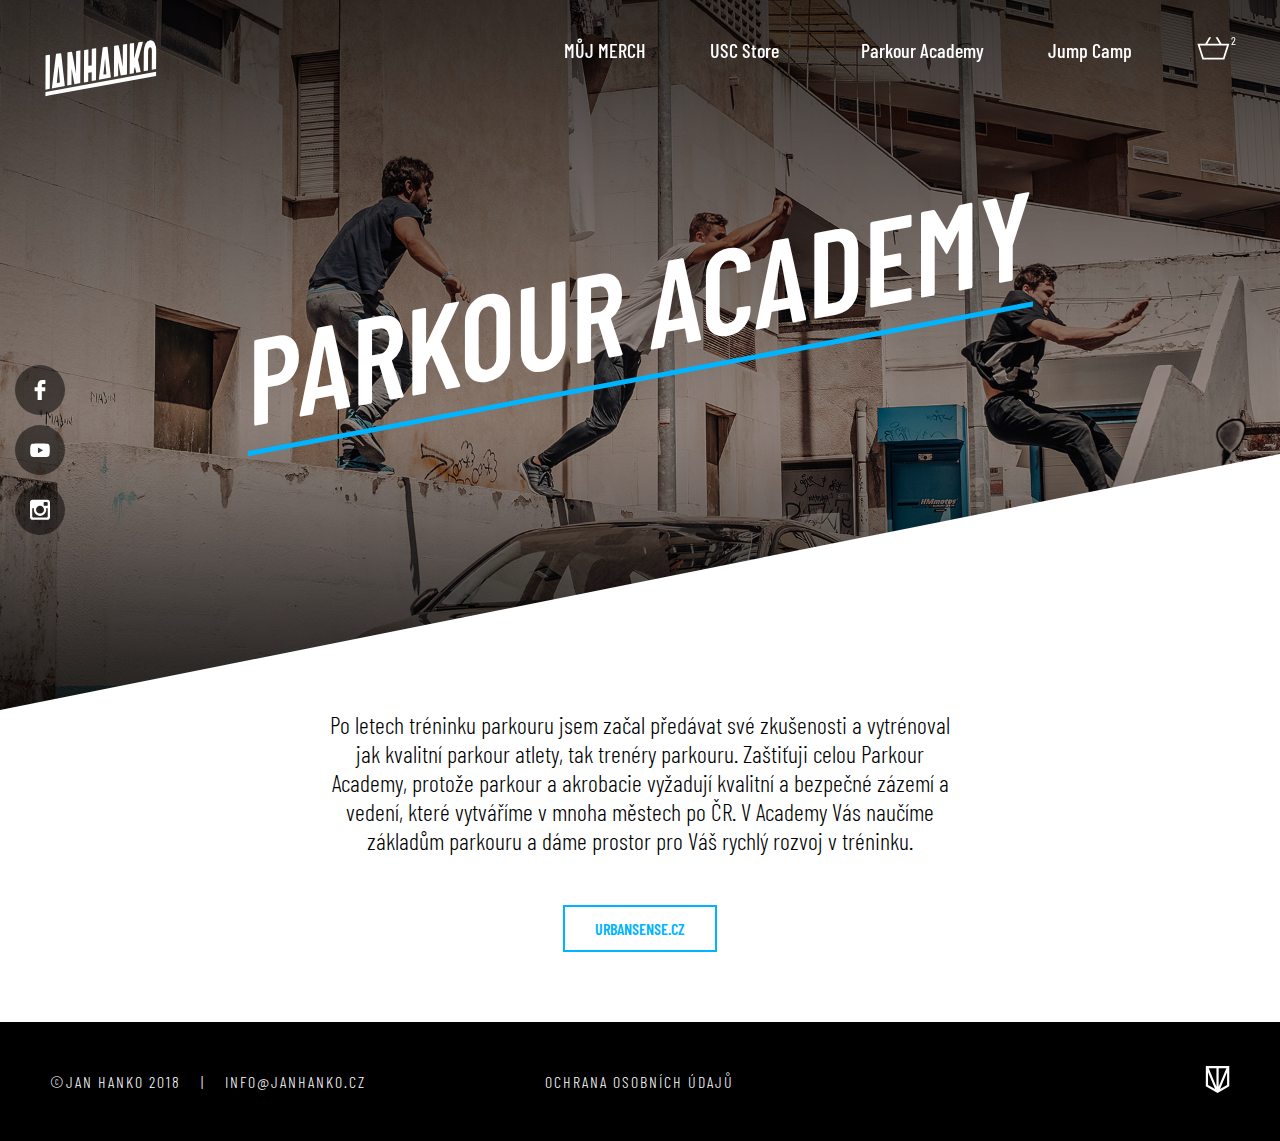
<file: academy.html>
<!doctype html>
<html lang="cs">
<head>
<meta charset="utf-8"/>
<meta name="description" content="Jan Hanko" />
<meta name="keywords" content="jan hanko, parkour, jihlava, academy, youtube">
<meta name="author" content="Tomáš Menoušek & Matěj Brožek" />  
<meta http-equiv="X-UA-Compatible" content="IE=edge" />
<meta name="viewport" content="width=device-width, initial-scale=1.0">
<meta name="theme-color" content="#00b4ff">
<meta name="robots" content="index,follow">

<meta property="og:type" content="website" />
<meta property="og:title" content="Jan Hanko" />
<meta property="og:description" content="Jan Hanko" />
<meta property="og:image"  content="" />

<link rel="stylesheet" href="styly.css" type="text/css"/>
<link rel="apple-touch-icon" sizes="180x180" href="images/favicon-180x180.png">
<link rel="icon" href="images/favicon.png" />
<link rel="icon" sizes="64x64" href="images/favicon.png">
<link rel="icon" type="image/png" sizes="32x32" href="images/favicon-32x32.png">
<link rel="icon" type="image/png" sizes="16x16" href="images/favicon-16x16.png">

 <!-- JQUERY -->
 <!-- <script src="https://code.nath.co/src/jQuery.min.js"></script>-->
<script src="javascript/jQuery.min.js"></script>

<!-- FONTY -->
<link href="https://fonts.googleapis.com/css?family=Barlow+Condensed:300,400,500,600,700&display=swap" rel="stylesheet">

<title>Jan Hanko</title>

</head>	
<body>
	<div class="navbar">	
			<a class="logo-top" href="index.html">			
					<svg data-name="Vrstva 1" xmlns="http://www.w3.org/2000/svg" viewBox="0 0 78.71 42.04"><path d="M31.53,24.33c0-.12,0-.19.1-.2l2-.27c.06,0,.09.05.09.17l0,5.42,2.76-.51.12-20a.56.56,0,0,0-.07-.3.15.15,0,0,0-.16-.1L34,8.84c-.07,0-.12.06-.17.15a.79.79,0,0,0-.07.32l-.06,9.93c0,.13,0,.19-.1.2l-1.95.27c-.07,0-.1,0-.1-.16l.06-9.94a.56.56,0,0,0-.07-.3.15.15,0,0,0-.16-.1l-2.29.32c-.07,0-.12.06-.17.15a.66.66,0,0,0-.07.32l-.12,20.36,2.76-.51Z"/><path d="M43.87,7.86c0-.27-.11-.39-.25-.37L41,7.86c-.15,0-.23.17-.26.44L38.27,28.6,46,27.17ZM43,25.05l-1.68.24c-.08,0-.11-.05-.1-.17l1-9.55q0-.12.06-.12s0,0,.06.1l.76,9.31C43.12,25,43.09,25,43,25.05Z"/><path d="M50.69,18c0-.07,0-.11.05-.11s.06,0,.07.1l1.47,8,4-.73.12-19.14a.66.66,0,0,0-.07-.3c-.05-.08-.1-.12-.17-.11l-2.25.32a.23.23,0,0,0-.16.15.66.66,0,0,0-.07.32l-.09,13.55c0,.07,0,.12,0,.13s-.05,0-.06-.08L51,6.82c0-.24-.12-.35-.25-.33l-2.46.34c-.07,0-.12.06-.17.15a.68.68,0,0,0-.07.32l-.12,19.51,2.71-.5Z"/><path d="M60.75,22.86a1.59,1.59,0,0,1,0-.23l.58-2a.29.29,0,0,1,.08-.1s0,0,.06.09l.75,3.53,2.85-.53L63.4,16a1.11,1.11,0,0,1,0-.23l3-10.92a.74.74,0,0,0,0-.39.16.16,0,0,0-.19-.1l-2.42.34c-.12,0-.21.14-.28.37l-2.58,9.7c0,.1,0,.15-.07.14s-.05-.06-.05-.16l.06-9.2a.56.56,0,0,0-.07-.3c0-.08-.1-.12-.16-.11l-2.29.32a.22.22,0,0,0-.17.16.63.63,0,0,0-.07.32L58,25l2.76-.51Z"/><path d="M20.84,22.13c0-.07,0-.11.05-.12s.05,0,.06.1l1.72,9.37,3.72-.69.13-20.51a.57.57,0,0,0-.07-.31.16.16,0,0,0-.16-.1L24,10.19c-.07,0-.12.06-.17.15a.66.66,0,0,0-.07.32l-.08,13.55c0,.07,0,.12,0,.13s-.06,0-.07-.08L21.16,11c0-.23-.12-.34-.25-.33L18.44,11c-.07,0-.12.06-.17.15a.79.79,0,0,0-.07.32l-.12,20.89,2.71-.5Z"/><path d="M14.21,12q0-.42-.27-.39l-2.83.4c-.15,0-.24.18-.27.47L8.22,34.2l8.29-1.53Zm-.89,18.4-1.8.25c-.08,0-.12-.05-.1-.18l1-10.22c0-.08,0-.12.07-.12s.05,0,.06.1l.82,10Q13.41,30.39,13.32,30.41Z"/><polygon points="6.89 35.92 4.13 36.43 4.12 39.13 6.88 38.63 74.9 26.19 74.91 23.48 6.89 35.92"/><path d="M73.93,4.91a2.72,2.72,0,0,0-2.87-1.56,3.92,3.92,0,0,0-2.89,2.37,12,12,0,0,0-1.11,5.41L67,22.82c0,.12,0,.23,0,.34l2.75-.51.07-12.12a5.06,5.06,0,0,1,.34-1.93c.22-.5.51-.78.87-.83s.66.14.88.59a4.17,4.17,0,0,1,.32,1.83l-.07,12,2.75-.5v.12h0s0-.08,0-.12L75,10A10,10,0,0,0,73.93,4.91Z"/><path d="M6.89,34.45,7,13.06a.57.57,0,0,0-.07-.31.16.16,0,0,0-.16-.1L4.43,13c-.07,0-.12.06-.17.15a.66.66,0,0,0-.07.32L4.13,35l.79-.15Z"/></svg>
				</a>
				<div class="nav-row">
					<div class="nav-menu">
						<div class="nav-highlighted-row">
							<div class="nav-col">
								<div class="nav-link nav-highlighted">
									<a href="merch.html">MŮJ MERCH</a>
								</div>
							</div>
							<div class="nav-col">
								<div class="nav-link nav-highlighted">
									<a href="store.html">USC Store</a>
								</div>
							</div>
						</div>
						<div class="nav-col">
							<div class="nav-link nav-highlighted">
								<a href="academy.html">Parkour Academy</a>
							</div>
						</div>
						<div class="nav-col">
							<div class="nav-link nav-highlighted">
								<a href="jump.html">Jump Camp</a>
							</div>
						</div>
					</div>
					<div class="nav-col menu-icon">
						<div id="nav-menu-open" onclick="openNav()">				
							<svg xmlns="http://www.w3.org/2000/svg" viewBox="0 0 43.74 16.65"><g  data-name="Vrstva 2"><rect x="1.88" y="1.77" width="39.69" height="2.01"/><rect x="1.88" y="6.77" width="39.69" height="2.01"/><rect x="1.88" y="11.77" width="39.69" height="2.01"/></g></svg>
						</div>
					</div>
					 <div class="nav-col">
						<a class="nav-cart" href="">
							<svg xmlns="http://www.w3.org/2000/svg" viewBox="0 0 39.7 31.81"><g  data-name="Vrstva 2"><path d="M35.76,11.11H28.93L24.55,3.62H22.23l4.38,7.49H12.81l4.38-7.49H14.87l-4.38,7.49H1.56l.64,2L6.64,27l.64,2H32.14l.64-2,4.44-13.87.64-2ZM30.68,27H8.74L4.3,13.11H35.12Z"/></g></svg>
							<span class="cart-quantity">
								2
							</span>
						</a>
					 </div>
				</div>	
	</div>
	<header>
		
		<div class="page-top" id="academy">
			<div class="page-top-wrapper">
				<div class="page-top-header nadpis">
					<h1>PARKOUR ACADEMY</h1>
				</div>
				<svg xmlns="http://www.w3.org/2000/svg" viewBox="0 0 100 100" preserveAspectRatio="none">
					<polygon fill="white" points="0,100 100,0 100,100"/>
				</svg>
			</div>
		</div>
	</header>
	<main>
		<div class="page-main">
			<div class="page-main-text text">
				<p>
					Po letech tréninku parkouru jsem začal předávat své zkušenosti a vytrénoval jak kvalitní parkour
					atlety, tak trenéry parkouru. Zaštiťuji celou Parkour Academy, protože parkour a akrobacie vyžadují
					kvalitní a bezpečné zázemí a vedení, které vytváříme v mnoha městech po ČR. V Academy Vás
					naučíme základům parkouru a dáme prostor pro Váš rychlý rozvoj v tréninku.
				</p>
			</div>
			<a class="page-main-button" id="store-button" href="http://usacademy.cz/" target="_blank">
				URBANSENSE.CZ
			</a>
		</div>
	</main>
	<div class="body-social">
		<div class="social-row">
			<a class="social-bubble" href="https://www.facebook.com/janhankocz/" target="_blank">
				<svg   xmlns="http://www.w3.org/2000/svg" xmlns:xlink="http://www.w3.org/1999/xlink" x="0px" y="0px"
					width="96.124px" height="96.123px" viewBox="0 0 96.124 96.123" style="enable-background:new 0 0 96.124 96.123;"
					xml:space="preserve">
				<g>
					<path d="M72.089,0.02L59.624,0C45.62,0,36.57,9.285,36.57,23.656v10.907H24.037c-1.083,0-1.96,0.878-1.96,1.961v15.803
						c0,1.083,0.878,1.96,1.96,1.96h12.533v39.876c0,1.083,0.877,1.96,1.96,1.96h16.352c1.083,0,1.96-0.878,1.96-1.96V54.287h14.654
						c1.083,0,1.96-0.877,1.96-1.96l0.006-15.803c0-0.52-0.207-1.018-0.574-1.386c-0.367-0.368-0.867-0.575-1.387-0.575H56.842v-9.246
						c0-4.444,1.059-6.7,6.848-6.7l8.397-0.003c1.082,0,1.959-0.878,1.959-1.96V1.98C74.046,0.899,73.17,0.022,72.089,0.02z"/>
				</g>
				</svg>
			</a>
			<a class="social-bubble" href="https://www.youtube.com/user/pkhanzi" target="_blank">
					<svg data-name="Vrstva 1" xmlns="http://www.w3.org/2000/svg" viewBox="0 0 42.67 31.21"><path d="M41.43,5.5a5.24,5.24,0,0,0-3.71-3.73C34.45.88,21.33.88,21.33.88S8.22.88,4.94,1.77A5.24,5.24,0,0,0,1.24,5.5C.36,8.79.36,15.66.36,15.66s0,6.87.88,10.16a5.28,5.28,0,0,0,3.7,3.74c3.28.88,16.39.88,16.39.88s13.12,0,16.39-.88a5.27,5.27,0,0,0,3.71-3.74c.88-3.29.88-10.16.88-10.16S42.31,8.79,41.43,5.5ZM17,21.9V9.42l11,6.24Z"/></svg>
			</a>
			<a class="social-bubble" href="https://www.instagram.com/janhanko/?hl=cs" target="_blank">
				<svg  xmlns="http://www.w3.org/2000/svg" xmlns:xlink="http://www.w3.org/1999/xlink" x="0px" y="0px"
					width="97.395px" height="97.395px" viewBox="0 0 97.395 97.395" style="enable-background:new 0 0 97.395 97.395;"
					xml:space="preserve">
				<g>
					<path d="M12.501,0h72.393c6.875,0,12.5,5.09,12.5,12.5v72.395c0,7.41-5.625,12.5-12.5,12.5H12.501C5.624,97.395,0,92.305,0,84.895
						V12.5C0,5.09,5.624,0,12.501,0L12.501,0z M70.948,10.821c-2.412,0-4.383,1.972-4.383,4.385v10.495c0,2.412,1.971,4.385,4.383,4.385
						h11.008c2.412,0,4.385-1.973,4.385-4.385V15.206c0-2.413-1.973-4.385-4.385-4.385H70.948L70.948,10.821z M86.387,41.188h-8.572
						c0.811,2.648,1.25,5.453,1.25,8.355c0,16.2-13.556,29.332-30.275,29.332c-16.718,0-30.272-13.132-30.272-29.332
						c0-2.904,0.438-5.708,1.25-8.355h-8.945v41.141c0,2.129,1.742,3.872,3.872,3.872h67.822c2.13,0,3.872-1.742,3.872-3.872V41.188
						H86.387z M48.789,29.533c-10.802,0-19.56,8.485-19.56,18.953c0,10.468,8.758,18.953,19.56,18.953
						c10.803,0,19.562-8.485,19.562-18.953C68.351,38.018,59.593,29.533,48.789,29.533z"/>
				</g>
				</svg>
			</a>
		</div>
	</div>

	<footer>
		<div class="footer">
			<div class="footer-row">
					<div class="footer-col footer-mobile">
							<div class="footer-social-mobile">
								<a id="footer-social-mobile-facebook" href="https://www.facebook.com/janhankocz/" target="_blank">
									<svg xmlns="http://www.w3.org/2000/svg" xmlns:xlink="http://www.w3.org/1999/xlink" x="0px" y="0px"
										width="96.124px" height="96.123px" viewBox="0 0 96.124 96.123" style="enable-background:new 0 0 96.124 96.123;"
										xml:space="preserve">
									<g>
										<path d="M72.089,0.02L59.624,0C45.62,0,36.57,9.285,36.57,23.656v10.907H24.037c-1.083,0-1.96,0.878-1.96,1.961v15.803
											c0,1.083,0.878,1.96,1.96,1.96h12.533v39.876c0,1.083,0.877,1.96,1.96,1.96h16.352c1.083,0,1.96-0.878,1.96-1.96V54.287h14.654
											c1.083,0,1.96-0.877,1.96-1.96l0.006-15.803c0-0.52-0.207-1.018-0.574-1.386c-0.367-0.368-0.867-0.575-1.387-0.575H56.842v-9.246
											c0-4.444,1.059-6.7,6.848-6.7l8.397-0.003c1.082,0,1.959-0.878,1.959-1.96V1.98C74.046,0.899,73.17,0.022,72.089,0.02z"/>
									</g>
									</svg>
								</a>
							</div>
							<div class="footer-social-mobile">
									<a id="footer-social-mobile-youtube" href="https://www.youtube.com/user/pkhanzi" target="_blank">
										<svg data-name="Vrstva 1" xmlns="http://www.w3.org/2000/svg" viewBox="0 0 42.67 31.21"><path d="M41.43,5.5a5.24,5.24,0,0,0-3.71-3.73C34.45.88,21.33.88,21.33.88S8.22.88,4.94,1.77A5.24,5.24,0,0,0,1.24,5.5C.36,8.79.36,15.66.36,15.66s0,6.87.88,10.16a5.28,5.28,0,0,0,3.7,3.74c3.28.88,16.39.88,16.39.88s13.12,0,16.39-.88a5.27,5.27,0,0,0,3.71-3.74c.88-3.29.88-10.16.88-10.16S42.31,8.79,41.43,5.5ZM17,21.9V9.42l11,6.24Z"/></svg>
									</a>
								</div>
								<div class="footer-social-mobile">
										<a id="footer-social-mobile-instagram" href="https://www.instagram.com/janhanko/?hl=cs" target="_blank">
											<svg  xmlns="http://www.w3.org/2000/svg" xmlns:xlink="http://www.w3.org/1999/xlink" x="0px" y="0px"
												width="97.395px" height="97.395px" viewBox="0 0 97.395 97.395" style="enable-background:new 0 0 97.395 97.395;"
												xml:space="preserve">
											<g>
												<path d="M12.501,0h72.393c6.875,0,12.5,5.09,12.5,12.5v72.395c0,7.41-5.625,12.5-12.5,12.5H12.501C5.624,97.395,0,92.305,0,84.895
													V12.5C0,5.09,5.624,0,12.501,0L12.501,0z M70.948,10.821c-2.412,0-4.383,1.972-4.383,4.385v10.495c0,2.412,1.971,4.385,4.383,4.385
													h11.008c2.412,0,4.385-1.973,4.385-4.385V15.206c0-2.413-1.973-4.385-4.385-4.385H70.948L70.948,10.821z M86.387,41.188h-8.572
													c0.811,2.648,1.25,5.453,1.25,8.355c0,16.2-13.556,29.332-30.275,29.332c-16.718,0-30.272-13.132-30.272-29.332
													c0-2.904,0.438-5.708,1.25-8.355h-8.945v41.141c0,2.129,1.742,3.872,3.872,3.872h67.822c2.13,0,3.872-1.742,3.872-3.872V41.188
													H86.387z M48.789,29.533c-10.802,0-19.56,8.485-19.56,18.953c0,10.468,8.758,18.953,19.56,18.953
													c10.803,0,19.562-8.485,19.562-18.953C68.351,38.018,59.593,29.533,48.789,29.533z"/>
											</g>
											</svg>
										</a>
								</div>
						</div>
					<div class="footer-col footer-mobile footer-info-mobile-l">
						<div id="copyright-disclaimer-mobile">
							<p>©JAN HANKO 2018 &nbsp;&nbsp; | &nbsp;&nbsp; <a href="mailto:info@janhanko.cz">INFO@JANHANKO.CZ</a> &nbsp;&nbsp; | &nbsp;&nbsp; <a href="udaje.html">OCHRANA OSOBNÍCH ÚDAJŮ</a> </p>
						</div>
					</div>
					<div class="footer-col footer-mobile footer-info-mobile-s">
							<div class="footer-info-mobile-s-text">
								<p>©JAN HANKO 2018 </p>
							</div>
					</div>
					<div class="footer-col footer-mobile footer-info-mobile-s">
							<div class="footer-info-mobile-s-text">
								<a href="mailto:info@janhanko.cz">INFO@JANHANKO.CZ</a> 
							</div>
					</div>
					<div class="footer-col footer-mobile footer-info-mobile-s">
							<div class="footer-info-mobile-s-text">
								<a href="udaje.html">OCHRANA OSOBNÍCH ÚDAJŮ</a>
							</div>
					</div>
					<div class="footer-col footer-left">
						<div id="copyright">
							<p>©JAN HANKO 2018 &nbsp;&nbsp; | &nbsp;&nbsp; <a href="mailto:info@janhanko.cz">INFO@JANHANKO.CZ</a></p>
						</div>
					</div>
					<div class="footer-col footer-center">
						<div id="disclaimer-info">
							<a href="udaje.html">OCHRANA OSOBNÍCH ÚDAJŮ</a>
						</div>
					</div>
				
				<div class="footer-col">
					<a id="author" href="http://tomeno.cz" target="_blank">	
						<svg data-name="Vrstva 1" xmlns="http://www.w3.org/2000/svg" viewBox="0 0 42.67 49.2"><path d="M1.39,1.81V36.39L21.43,48l20-11.57V1.81ZM23.3,5.55H36.54L23.3,37.2ZM19.56,37.2,6.32,5.55H19.56ZM5.13,12.4,17.18,41.19l-12-7ZM25.69,41.19l12-28.79V34.23Z"/></svg>
					</a>
				</div>
			</div>
		</div>
	</footer>
	<nav>
		<div id="menu">
			<a class="menu-logo-top" href="index.html">			
				<svg data-name="Vrstva 1" xmlns="http://www.w3.org/2000/svg" viewBox="0 0 78.71 42.04"><path d="M31.53,24.33c0-.12,0-.19.1-.2l2-.27c.06,0,.09.05.09.17l0,5.42,2.76-.51.12-20a.56.56,0,0,0-.07-.3.15.15,0,0,0-.16-.1L34,8.84c-.07,0-.12.06-.17.15a.79.79,0,0,0-.07.32l-.06,9.93c0,.13,0,.19-.1.2l-1.95.27c-.07,0-.1,0-.1-.16l.06-9.94a.56.56,0,0,0-.07-.3.15.15,0,0,0-.16-.1l-2.29.32c-.07,0-.12.06-.17.15a.66.66,0,0,0-.07.32l-.12,20.36,2.76-.51Z"/><path d="M43.87,7.86c0-.27-.11-.39-.25-.37L41,7.86c-.15,0-.23.17-.26.44L38.27,28.6,46,27.17ZM43,25.05l-1.68.24c-.08,0-.11-.05-.1-.17l1-9.55q0-.12.06-.12s0,0,.06.1l.76,9.31C43.12,25,43.09,25,43,25.05Z"/><path d="M50.69,18c0-.07,0-.11.05-.11s.06,0,.07.1l1.47,8,4-.73.12-19.14a.66.66,0,0,0-.07-.3c-.05-.08-.1-.12-.17-.11l-2.25.32a.23.23,0,0,0-.16.15.66.66,0,0,0-.07.32l-.09,13.55c0,.07,0,.12,0,.13s-.05,0-.06-.08L51,6.82c0-.24-.12-.35-.25-.33l-2.46.34c-.07,0-.12.06-.17.15a.68.68,0,0,0-.07.32l-.12,19.51,2.71-.5Z"/><path d="M60.75,22.86a1.59,1.59,0,0,1,0-.23l.58-2a.29.29,0,0,1,.08-.1s0,0,.06.09l.75,3.53,2.85-.53L63.4,16a1.11,1.11,0,0,1,0-.23l3-10.92a.74.74,0,0,0,0-.39.16.16,0,0,0-.19-.1l-2.42.34c-.12,0-.21.14-.28.37l-2.58,9.7c0,.1,0,.15-.07.14s-.05-.06-.05-.16l.06-9.2a.56.56,0,0,0-.07-.3c0-.08-.1-.12-.16-.11l-2.29.32a.22.22,0,0,0-.17.16.63.63,0,0,0-.07.32L58,25l2.76-.51Z"/><path d="M20.84,22.13c0-.07,0-.11.05-.12s.05,0,.06.1l1.72,9.37,3.72-.69.13-20.51a.57.57,0,0,0-.07-.31.16.16,0,0,0-.16-.1L24,10.19c-.07,0-.12.06-.17.15a.66.66,0,0,0-.07.32l-.08,13.55c0,.07,0,.12,0,.13s-.06,0-.07-.08L21.16,11c0-.23-.12-.34-.25-.33L18.44,11c-.07,0-.12.06-.17.15a.79.79,0,0,0-.07.32l-.12,20.89,2.71-.5Z"/><path d="M14.21,12q0-.42-.27-.39l-2.83.4c-.15,0-.24.18-.27.47L8.22,34.2l8.29-1.53Zm-.89,18.4-1.8.25c-.08,0-.12-.05-.1-.18l1-10.22c0-.08,0-.12.07-.12s.05,0,.06.1l.82,10Q13.41,30.39,13.32,30.41Z"/><polygon points="6.89 35.92 4.13 36.43 4.12 39.13 6.88 38.63 74.9 26.19 74.91 23.48 6.89 35.92"/><path d="M73.93,4.91a2.72,2.72,0,0,0-2.87-1.56,3.92,3.92,0,0,0-2.89,2.37,12,12,0,0,0-1.11,5.41L67,22.82c0,.12,0,.23,0,.34l2.75-.51.07-12.12a5.06,5.06,0,0,1,.34-1.93c.22-.5.51-.78.87-.83s.66.14.88.59a4.17,4.17,0,0,1,.32,1.83l-.07,12,2.75-.5v.12h0s0-.08,0-.12L75,10A10,10,0,0,0,73.93,4.91Z"/><path d="M6.89,34.45,7,13.06a.57.57,0,0,0-.07-.31.16.16,0,0,0-.16-.1L4.43,13c-.07,0-.12.06-.17.15a.66.66,0,0,0-.07.32L4.13,35l.79-.15Z"/></svg>
			</a>
			<div class="close" onclick="closeNav(); Losefocus();">				
				<svg xmlns="http://www.w3.org/2000/svg" viewBox="0 0 31.29 29.84"><g  data-name="Vrstva 2"><polygon points="28.62 3.19 27.2 1.78 15.47 13.51 3.75 1.78 2.33 3.19 14.06 14.92 2.33 26.65 3.75 28.06 15.47 16.34 27.2 28.06 28.62 26.65 16.89 14.92 28.62 3.19"/></g></svg>
			</div>
			<div id="menu-content">
				<div class="menu-content-highlighted">
					<a class="menu-content-item" href="merch.html">
						<h2>MŮJ MERCH</h2>
					</a>
					<a class="menu-content-item" href="store.html">
						<h2>USC STORE</h2>
					</a>
				</div>
				<a class="menu-content-item" href="academy.html">
					<h3>PARKOUR ACADEMY</h3>
				</a>
				<a class="menu-content-item" href="jump.html">
					<h3>JUMP CAMP</h3>
				</a>
			</div>
		</div>
	</nav>
	
<script src="javascript/front.js"> </script>	
<script src="javascript/menuScrollTransition.js"> </script>

</body>
</html>
</file>
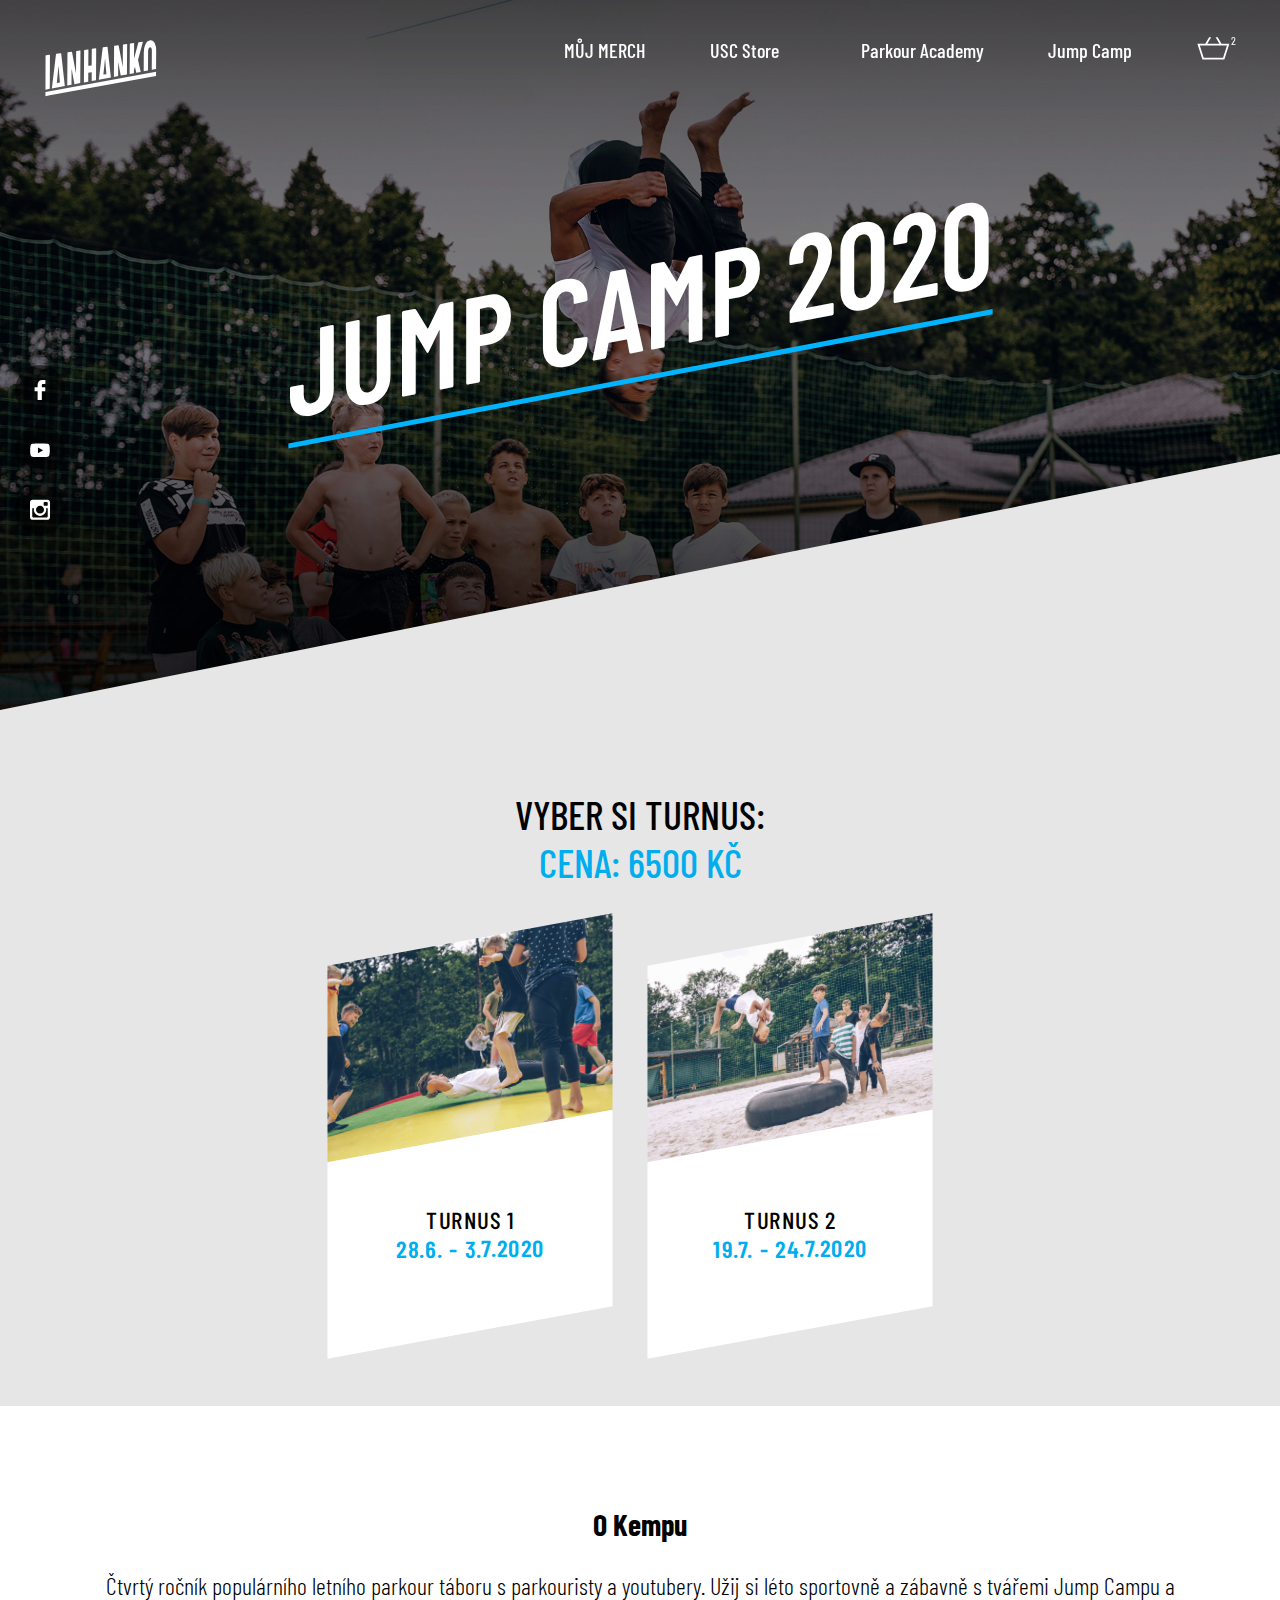
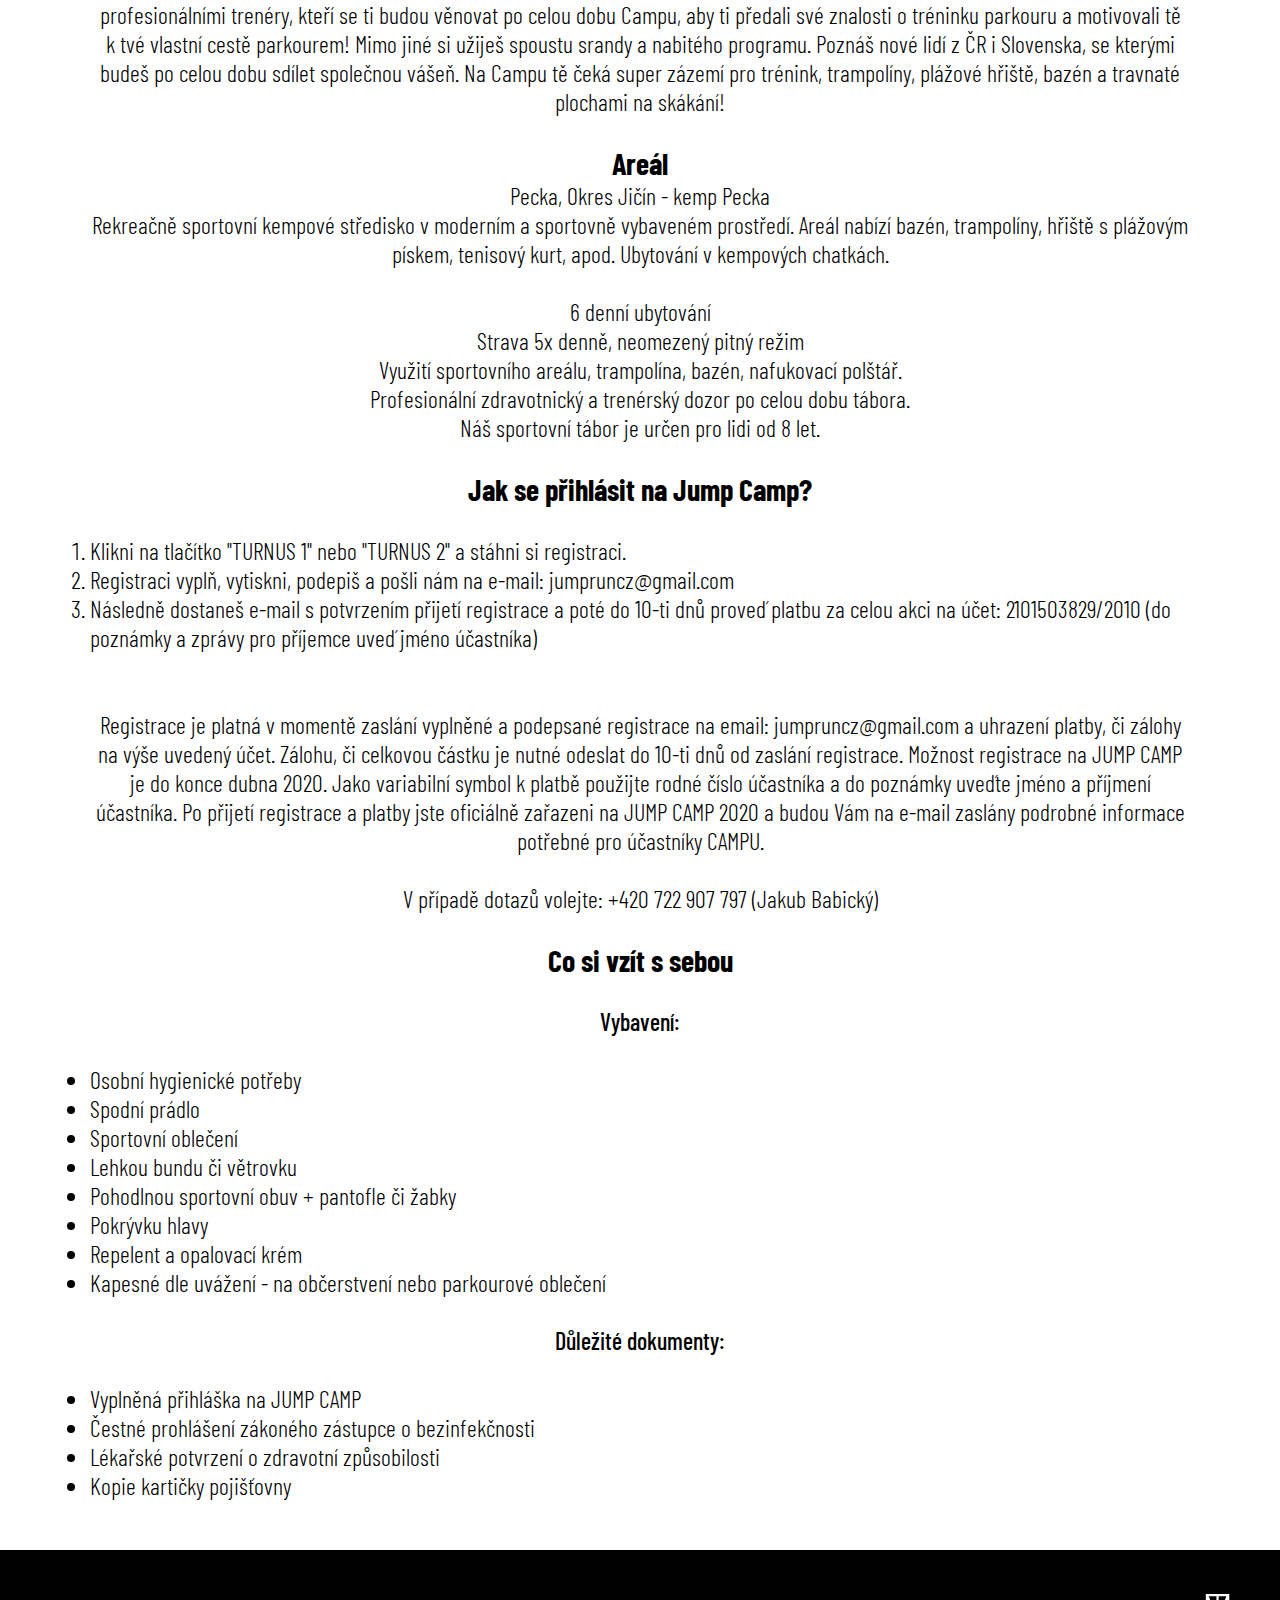
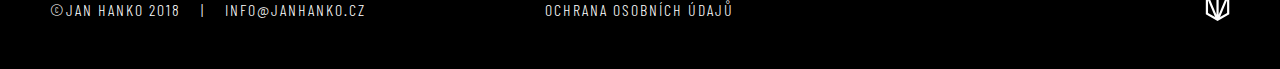
<file: jump.html>
<!doctype html>
<html lang="cs">
<head>
<meta charset="utf-8"/>
<meta name="description" content="Jan Hanko" />
<meta name="keywords" content="jan hanko, parkour, jihlava, academy, youtube">
<meta name="author" content="Tomáš Menoušek & Matěj Brožek" />  
<meta http-equiv="X-UA-Compatible" content="IE=edge" />
<meta name="viewport" content="width=device-width, initial-scale=1.0">
<meta name="theme-color" content="#00b4ff">
<meta name="robots" content="index,follow">

<meta property="og:type" content="website" />
<meta property="og:title" content="Jan Hanko" />
<meta property="og:description" content="Jan Hanko" />
<meta property="og:image"  content="" />

<link rel="stylesheet" href="styly.css" type="text/css"/>
<link rel="apple-touch-icon" sizes="180x180" href="images/favicon-180x180.png">
<link rel="icon" href="images/favicon.png" />
<link rel="icon" sizes="64x64" href="images/favicon.png">
<link rel="icon" type="image/png" sizes="32x32" href="images/favicon-32x32.png">
<link rel="icon" type="image/png" sizes="16x16" href="images/favicon-16x16.png">

 <!-- JQUERY -->
 <!-- <script src="https://code.nath.co/src/jQuery.min.js"></script>-->
<script src="javascript/jQuery.min.js"></script>

<!-- FONTY -->
<link href="https://fonts.googleapis.com/css?family=Barlow+Condensed:300,400,500,600,700&display=swap" rel="stylesheet">

<title>Jan Hanko</title>

</head>	
<body>
	<div class="navbar">	
			<a class="logo-top" href="index.html">			
					<svg data-name="Vrstva 1" xmlns="http://www.w3.org/2000/svg" viewBox="0 0 78.71 42.04"><path d="M31.53,24.33c0-.12,0-.19.1-.2l2-.27c.06,0,.09.05.09.17l0,5.42,2.76-.51.12-20a.56.56,0,0,0-.07-.3.15.15,0,0,0-.16-.1L34,8.84c-.07,0-.12.06-.17.15a.79.79,0,0,0-.07.32l-.06,9.93c0,.13,0,.19-.1.2l-1.95.27c-.07,0-.1,0-.1-.16l.06-9.94a.56.56,0,0,0-.07-.3.15.15,0,0,0-.16-.1l-2.29.32c-.07,0-.12.06-.17.15a.66.66,0,0,0-.07.32l-.12,20.36,2.76-.51Z"/><path d="M43.87,7.86c0-.27-.11-.39-.25-.37L41,7.86c-.15,0-.23.17-.26.44L38.27,28.6,46,27.17ZM43,25.05l-1.68.24c-.08,0-.11-.05-.1-.17l1-9.55q0-.12.06-.12s0,0,.06.1l.76,9.31C43.12,25,43.09,25,43,25.05Z"/><path d="M50.69,18c0-.07,0-.11.05-.11s.06,0,.07.1l1.47,8,4-.73.12-19.14a.66.66,0,0,0-.07-.3c-.05-.08-.1-.12-.17-.11l-2.25.32a.23.23,0,0,0-.16.15.66.66,0,0,0-.07.32l-.09,13.55c0,.07,0,.12,0,.13s-.05,0-.06-.08L51,6.82c0-.24-.12-.35-.25-.33l-2.46.34c-.07,0-.12.06-.17.15a.68.68,0,0,0-.07.32l-.12,19.51,2.71-.5Z"/><path d="M60.75,22.86a1.59,1.59,0,0,1,0-.23l.58-2a.29.29,0,0,1,.08-.1s0,0,.06.09l.75,3.53,2.85-.53L63.4,16a1.11,1.11,0,0,1,0-.23l3-10.92a.74.74,0,0,0,0-.39.16.16,0,0,0-.19-.1l-2.42.34c-.12,0-.21.14-.28.37l-2.58,9.7c0,.1,0,.15-.07.14s-.05-.06-.05-.16l.06-9.2a.56.56,0,0,0-.07-.3c0-.08-.1-.12-.16-.11l-2.29.32a.22.22,0,0,0-.17.16.63.63,0,0,0-.07.32L58,25l2.76-.51Z"/><path d="M20.84,22.13c0-.07,0-.11.05-.12s.05,0,.06.1l1.72,9.37,3.72-.69.13-20.51a.57.57,0,0,0-.07-.31.16.16,0,0,0-.16-.1L24,10.19c-.07,0-.12.06-.17.15a.66.66,0,0,0-.07.32l-.08,13.55c0,.07,0,.12,0,.13s-.06,0-.07-.08L21.16,11c0-.23-.12-.34-.25-.33L18.44,11c-.07,0-.12.06-.17.15a.79.79,0,0,0-.07.32l-.12,20.89,2.71-.5Z"/><path d="M14.21,12q0-.42-.27-.39l-2.83.4c-.15,0-.24.18-.27.47L8.22,34.2l8.29-1.53Zm-.89,18.4-1.8.25c-.08,0-.12-.05-.1-.18l1-10.22c0-.08,0-.12.07-.12s.05,0,.06.1l.82,10Q13.41,30.39,13.32,30.41Z"/><polygon points="6.89 35.92 4.13 36.43 4.12 39.13 6.88 38.63 74.9 26.19 74.91 23.48 6.89 35.92"/><path d="M73.93,4.91a2.72,2.72,0,0,0-2.87-1.56,3.92,3.92,0,0,0-2.89,2.37,12,12,0,0,0-1.11,5.41L67,22.82c0,.12,0,.23,0,.34l2.75-.51.07-12.12a5.06,5.06,0,0,1,.34-1.93c.22-.5.51-.78.87-.83s.66.14.88.59a4.17,4.17,0,0,1,.32,1.83l-.07,12,2.75-.5v.12h0s0-.08,0-.12L75,10A10,10,0,0,0,73.93,4.91Z"/><path d="M6.89,34.45,7,13.06a.57.57,0,0,0-.07-.31.16.16,0,0,0-.16-.1L4.43,13c-.07,0-.12.06-.17.15a.66.66,0,0,0-.07.32L4.13,35l.79-.15Z"/></svg>
				</a>
				<div class="nav-row">
					<div class="nav-menu">
						<div class="nav-highlighted-row">
							<div class="nav-col">
								<div class="nav-link nav-highlighted">
									<a href="merch.html">MŮJ MERCH</a>
								</div>
							</div>
							<div class="nav-col">
								<div class="nav-link nav-highlighted">
									<a href="store.html">USC Store</a>
								</div>
							</div>
						</div>
						<div class="nav-col">
							<div class="nav-link nav-highlighted">
								<a href="academy.html">Parkour Academy</a>
							</div>
						</div>
						<div class="nav-col">
							<div class="nav-link nav-highlighted">
								<a href="jump.html">Jump Camp</a>
							</div>
						</div>
					</div>
					<div class="nav-col menu-icon">
						<div id="nav-menu-open" onclick="openNav()">				
							<svg xmlns="http://www.w3.org/2000/svg" viewBox="0 0 43.74 16.65"><g  data-name="Vrstva 2"><rect x="1.88" y="1.77" width="39.69" height="2.01"/><rect x="1.88" y="6.77" width="39.69" height="2.01"/><rect x="1.88" y="11.77" width="39.69" height="2.01"/></g></svg>
						</div>
					</div>
					 <div class="nav-col">
						<a class="nav-cart" href="">
							<svg xmlns="http://www.w3.org/2000/svg" viewBox="0 0 39.7 31.81"><g  data-name="Vrstva 2"><path d="M35.76,11.11H28.93L24.55,3.62H22.23l4.38,7.49H12.81l4.38-7.49H14.87l-4.38,7.49H1.56l.64,2L6.64,27l.64,2H32.14l.64-2,4.44-13.87.64-2ZM30.68,27H8.74L4.3,13.11H35.12Z"/></g></svg>
							<span class="cart-quantity">
								2
							</span>
						</a>
					 </div>
				</div>	
	</div>
	<header>
		
		<div class="page-top" id="jump">
			<div class="page-top-wrapper">
				<div class="page-top-header nadpis">
					<h1>JUMP CAMP 2020</h1>
				</div>
				<svg xmlns="http://www.w3.org/2000/svg" viewBox="0 0 100 100" preserveAspectRatio="none">
					<polygon fill="rgb(230,230,230)" points="0,100 100,0 100,100"/>
				</svg>
			</div>
		</div>
	</header>
	<main>
		<div class="page-main">
				<div class="page-jump-select">
						<div class="page-jump-select-heading nadpis">
								<h2>VYBER SI TURNUS:</h2>
						</div>
						<div class="page-jump-select-price nadpis">
								<h2>CENA: 6500 KČ</h2>
						</div>
					<div class="page-jump-select-row">
						<a class="page-jump-select-product" href="documents/JUMPCAMP_registrace_1.turnus.docx">
							<div class="page-jump-select-product-header jump-first-option">
					
							</div>
							<div class="page-jump-select-product-body">
								<div class="jump-info nadpis product-body-info-heading">
										<h2>TURNUS 1</h2>
								</div>
								<div class="jump-info nadpis jump-date">
									<p>28.6. - 3.7.2020</p>
								</div>	
								<div class="jump-info nadpis jump-obsazenost">
									<!--<p>OBSAZENOST: 5/30</p>-->
								</div>					
							</div>
						</a>
						<a class="page-jump-select-product" href="documents/JUMPCAMP_registrace_2.turnus.docx">
								<div class="page-jump-select-product-header jump-second-option">
						
								</div>
								<div class="page-jump-select-product-body">
									<div class="jump-info nadpis product-body-info-heading">
										<h2>TURNUS 2</h2>
									</div>
									<div class="jump-info nadpis jump-date">
										<p>19.7. - 24.7.2020</p>
									</div>	
									<div class="jump-info nadpis jump-obsazenost">
										<!--<p>OBSAZENOST: 10/30</p>-->
									</div>					
								</div>
						</a>
					</div>
					</div>
			<div class="page-main-text text podminky-text">
				<h2>O Kempu</h2>
				<br>
				<p>
					Čtvrtý ročník populárního letního parkour táboru s parkouristy a youtubery. Užij si léto sportovně a
					zábavně s tvářemi Jump Campu a profesionálními trenéry, kteří se ti budou věnovat po celou dobu
					Campu, aby ti předali své znalosti o tréninku parkouru a motivovali tě k tvé vlastní cestě
					parkourem! Mimo jiné si užiješ spoustu srandy a nabitého programu. Poznáš nové lidí z ČR i
					Slovenska, se kterými budeš po celou dobu sdílet společnou vášeň. Na Campu tě čeká super
					zázemí pro trénink, trampolíny, plážové hřiště, bazén a travnaté plochami na skákání!
				</p>
				<br>
				<h2>Areál</h2>
				<p>
					Pecka, Okres Jičín - kemp Pecka
					<br>
					Rekreačně sportovní kempové středisko v moderním a sportovně vybaveném prostředí. Areál
					nabízí bazén, trampolíny, hřiště s plážovým pískem, tenisový kurt, apod. Ubytování v kempových
					chatkách.
				</p>
				<br>
				<p>
					6 denní ubytování<br>
					Strava 5x denně, neomezený pitný režim<br>
					Využití sportovního areálu, trampolína, bazén, nafukovací polštář.<br>
					Profesionální zdravotnický a trenérský dozor po celou dobu tábora.<br>
					Náš sportovní tábor je určen pro lidi od 8 let.<br>
				</p>
				<br>
				<h2>Jak se přihlásit na Jump Camp?</h2>
				<br>
				<ol>
					<li>Klikni na tlačítko &quot;TURNUS 1&quot; nebo &quot;TURNUS 2&quot; a stáhni si registraci.</li>
					<li>Registraci vyplň, vytiskni, podepiš a pošli nám na e-mail: jumpruncz@gmail.com</li>
					<li>Následně dostaneš e-mail s potvrzením přijetí registrace a poté do 10-ti dnů proveď platbu za
						celou akci na účet: 2101503829/2010 (do poznámky a zprávy pro příjemce uveď jméno účastníka)</li>
				</ol>
				<br>
				<br>
				<p>
						Registrace je platná v momentě zaslání vyplněné a podepsané registrace na email:
						jumpruncz@gmail.com a uhrazení platby, či zálohy na výše uvedený účet. Zálohu, či celkovou
						částku je nutné odeslat do 10-ti dnů od zaslání registrace. Možnost registrace na JUMP CAMP je
						do konce dubna 2020. Jako variabilní symbol k platbě použijte rodné číslo účastníka a do
						poznámky uveďte jméno a příjmení účastníka. Po přijetí registrace a platby jste oficiálně zařazeni
						na JUMP CAMP 2020 a budou Vám na e-mail zaslány podrobné informace potřebné pro účastníky
						CAMPU.
				</p>
				<br>
				<p>V případě dotazů volejte: +420 722 907 797 (Jakub Babický)</p>
				<br>
				<h2>Co si vzít s sebou</h2>
				<br>
				<h3>Vybavení:</h3>
				<br>
				<ul>
					<li>Osobní hygienické potřeby</li>
					<li>Spodní prádlo</li>
					<li>Sportovní oblečení</li>
					<li>Lehkou bundu či větrovku</li>
					<li>Pohodlnou sportovní obuv + pantofle či žabky</li>
					<li>Pokrývku hlavy</li>
					<li>Repelent a opalovací krém</li>
					<li>Kapesné dle uvážení - na občerstvení nebo parkourové oblečení</li>
				</ul>
				<br>
				<h3>Důležité dokumenty:</h3>
				<br>
				<ul>
					<li>Vyplněná přihláška na JUMP CAMP</li>
					<li>Čestné prohlášení zákoného zástupce o bezinfekčnosti</li>
					<li>Lékařské potvrzení o zdravotní způsobilosti</li>
					<li>Kopie kartičky pojišťovny</li>
				</ul>
			</div>

		</div>
	</main>
	<div class="body-social">
		<div class="social-row">
			<a class="social-bubble" href="https://www.facebook.com/janhankocz/" target="_blank">
				<svg   xmlns="http://www.w3.org/2000/svg" xmlns:xlink="http://www.w3.org/1999/xlink" x="0px" y="0px"
					width="96.124px" height="96.123px" viewBox="0 0 96.124 96.123" style="enable-background:new 0 0 96.124 96.123;"
					xml:space="preserve">
				<g>
					<path d="M72.089,0.02L59.624,0C45.62,0,36.57,9.285,36.57,23.656v10.907H24.037c-1.083,0-1.96,0.878-1.96,1.961v15.803
						c0,1.083,0.878,1.96,1.96,1.96h12.533v39.876c0,1.083,0.877,1.96,1.96,1.96h16.352c1.083,0,1.96-0.878,1.96-1.96V54.287h14.654
						c1.083,0,1.96-0.877,1.96-1.96l0.006-15.803c0-0.52-0.207-1.018-0.574-1.386c-0.367-0.368-0.867-0.575-1.387-0.575H56.842v-9.246
						c0-4.444,1.059-6.7,6.848-6.7l8.397-0.003c1.082,0,1.959-0.878,1.959-1.96V1.98C74.046,0.899,73.17,0.022,72.089,0.02z"/>
				</g>
				</svg>
			</a>
			<a class="social-bubble" href="https://www.youtube.com/user/pkhanzi" target="_blank">
					<svg data-name="Vrstva 1" xmlns="http://www.w3.org/2000/svg" viewBox="0 0 42.67 31.21"><path d="M41.43,5.5a5.24,5.24,0,0,0-3.71-3.73C34.45.88,21.33.88,21.33.88S8.22.88,4.94,1.77A5.24,5.24,0,0,0,1.24,5.5C.36,8.79.36,15.66.36,15.66s0,6.87.88,10.16a5.28,5.28,0,0,0,3.7,3.74c3.28.88,16.39.88,16.39.88s13.12,0,16.39-.88a5.27,5.27,0,0,0,3.71-3.74c.88-3.29.88-10.16.88-10.16S42.31,8.79,41.43,5.5ZM17,21.9V9.42l11,6.24Z"/></svg>
			</a>
			<a class="social-bubble" href="https://www.instagram.com/janhanko/?hl=cs" target="_blank">
				<svg  xmlns="http://www.w3.org/2000/svg" xmlns:xlink="http://www.w3.org/1999/xlink" x="0px" y="0px"
					width="97.395px" height="97.395px" viewBox="0 0 97.395 97.395" style="enable-background:new 0 0 97.395 97.395;"
					xml:space="preserve">
				<g>
					<path d="M12.501,0h72.393c6.875,0,12.5,5.09,12.5,12.5v72.395c0,7.41-5.625,12.5-12.5,12.5H12.501C5.624,97.395,0,92.305,0,84.895
						V12.5C0,5.09,5.624,0,12.501,0L12.501,0z M70.948,10.821c-2.412,0-4.383,1.972-4.383,4.385v10.495c0,2.412,1.971,4.385,4.383,4.385
						h11.008c2.412,0,4.385-1.973,4.385-4.385V15.206c0-2.413-1.973-4.385-4.385-4.385H70.948L70.948,10.821z M86.387,41.188h-8.572
						c0.811,2.648,1.25,5.453,1.25,8.355c0,16.2-13.556,29.332-30.275,29.332c-16.718,0-30.272-13.132-30.272-29.332
						c0-2.904,0.438-5.708,1.25-8.355h-8.945v41.141c0,2.129,1.742,3.872,3.872,3.872h67.822c2.13,0,3.872-1.742,3.872-3.872V41.188
						H86.387z M48.789,29.533c-10.802,0-19.56,8.485-19.56,18.953c0,10.468,8.758,18.953,19.56,18.953
						c10.803,0,19.562-8.485,19.562-18.953C68.351,38.018,59.593,29.533,48.789,29.533z"/>
				</g>
				</svg>
			</a>
		</div>
		
	</div>

	<footer>
		<div class="footer">
			<div class="footer-row">
					<div class="footer-col footer-mobile">
							<div class="footer-social-mobile">
								<a id="footer-social-mobile-facebook" href="https://www.facebook.com/janhankocz/" target="_blank">
									<svg xmlns="http://www.w3.org/2000/svg" xmlns:xlink="http://www.w3.org/1999/xlink" x="0px" y="0px"
										width="96.124px" height="96.123px" viewBox="0 0 96.124 96.123" style="enable-background:new 0 0 96.124 96.123;"
										xml:space="preserve">
									<g>
										<path d="M72.089,0.02L59.624,0C45.62,0,36.57,9.285,36.57,23.656v10.907H24.037c-1.083,0-1.96,0.878-1.96,1.961v15.803
											c0,1.083,0.878,1.96,1.96,1.96h12.533v39.876c0,1.083,0.877,1.96,1.96,1.96h16.352c1.083,0,1.96-0.878,1.96-1.96V54.287h14.654
											c1.083,0,1.96-0.877,1.96-1.96l0.006-15.803c0-0.52-0.207-1.018-0.574-1.386c-0.367-0.368-0.867-0.575-1.387-0.575H56.842v-9.246
											c0-4.444,1.059-6.7,6.848-6.7l8.397-0.003c1.082,0,1.959-0.878,1.959-1.96V1.98C74.046,0.899,73.17,0.022,72.089,0.02z"/>
									</g>
									</svg>
								</a>
							</div>
							<div class="footer-social-mobile">
									<a id="footer-social-mobile-youtube" href="https://www.youtube.com/user/pkhanzi" target="_blank">
										<svg data-name="Vrstva 1" xmlns="http://www.w3.org/2000/svg" viewBox="0 0 42.67 31.21"><path d="M41.43,5.5a5.24,5.24,0,0,0-3.71-3.73C34.45.88,21.33.88,21.33.88S8.22.88,4.94,1.77A5.24,5.24,0,0,0,1.24,5.5C.36,8.79.36,15.66.36,15.66s0,6.87.88,10.16a5.28,5.28,0,0,0,3.7,3.74c3.28.88,16.39.88,16.39.88s13.12,0,16.39-.88a5.27,5.27,0,0,0,3.71-3.74c.88-3.29.88-10.16.88-10.16S42.31,8.79,41.43,5.5ZM17,21.9V9.42l11,6.24Z"/></svg>
									</a>
								</div>
								<div class="footer-social-mobile">
										<a id="footer-social-mobile-instagram" href="https://www.instagram.com/janhanko/?hl=cs" target="_blank">
											<svg  xmlns="http://www.w3.org/2000/svg" xmlns:xlink="http://www.w3.org/1999/xlink" x="0px" y="0px"
												width="97.395px" height="97.395px" viewBox="0 0 97.395 97.395" style="enable-background:new 0 0 97.395 97.395;"
												xml:space="preserve">
											<g>
												<path d="M12.501,0h72.393c6.875,0,12.5,5.09,12.5,12.5v72.395c0,7.41-5.625,12.5-12.5,12.5H12.501C5.624,97.395,0,92.305,0,84.895
													V12.5C0,5.09,5.624,0,12.501,0L12.501,0z M70.948,10.821c-2.412,0-4.383,1.972-4.383,4.385v10.495c0,2.412,1.971,4.385,4.383,4.385
													h11.008c2.412,0,4.385-1.973,4.385-4.385V15.206c0-2.413-1.973-4.385-4.385-4.385H70.948L70.948,10.821z M86.387,41.188h-8.572
													c0.811,2.648,1.25,5.453,1.25,8.355c0,16.2-13.556,29.332-30.275,29.332c-16.718,0-30.272-13.132-30.272-29.332
													c0-2.904,0.438-5.708,1.25-8.355h-8.945v41.141c0,2.129,1.742,3.872,3.872,3.872h67.822c2.13,0,3.872-1.742,3.872-3.872V41.188
													H86.387z M48.789,29.533c-10.802,0-19.56,8.485-19.56,18.953c0,10.468,8.758,18.953,19.56,18.953
													c10.803,0,19.562-8.485,19.562-18.953C68.351,38.018,59.593,29.533,48.789,29.533z"/>
											</g>
											</svg>
										</a>
								</div>
						</div>
					<div class="footer-col footer-mobile footer-info-mobile-l">
						<div id="copyright-disclaimer-mobile">
							<p>©JAN HANKO 2018 &nbsp;&nbsp; | &nbsp;&nbsp; <a href="mailto:info@janhanko.cz">INFO@JANHANKO.CZ</a> &nbsp;&nbsp; | &nbsp;&nbsp; <a href="udaje.html">OCHRANA OSOBNÍCH ÚDAJŮ</a> </p>
						</div>
					</div>
					<div class="footer-col footer-mobile footer-info-mobile-s">
							<div class="footer-info-mobile-s-text">
								<p>©JAN HANKO 2018 </p>
							</div>
					</div>
					<div class="footer-col footer-mobile footer-info-mobile-s">
							<div class="footer-info-mobile-s-text">
								<a href="mailto:info@janhanko.cz">INFO@JANHANKO.CZ</a> 
							</div>
					</div>
					<div class="footer-col footer-mobile footer-info-mobile-s">
							<div class="footer-info-mobile-s-text">
								<a href="udaje.html">OCHRANA OSOBNÍCH ÚDAJŮ</a>
							</div>
					</div>
					<div class="footer-col footer-left">
						<div id="copyright">
							<p>©JAN HANKO 2018 &nbsp;&nbsp; | &nbsp;&nbsp; <a href="mailto:info@janhanko.cz">INFO@JANHANKO.CZ</a></p>
						</div>
					</div>
					<div class="footer-col footer-center">
						<div id="disclaimer-info">
							<a href="udaje.html">OCHRANA OSOBNÍCH ÚDAJŮ</a>
						</div>
					</div>
				
				<div class="footer-col">
					<a id="author" href="http://tomeno.cz" target="_blank">	
						<svg data-name="Vrstva 1" xmlns="http://www.w3.org/2000/svg" viewBox="0 0 42.67 49.2"><path d="M1.39,1.81V36.39L21.43,48l20-11.57V1.81ZM23.3,5.55H36.54L23.3,37.2ZM19.56,37.2,6.32,5.55H19.56ZM5.13,12.4,17.18,41.19l-12-7ZM25.69,41.19l12-28.79V34.23Z"/></svg>
					</a>
				</div>
			</div>
		</div>
	</footer>
	<nav>
		<div id="menu">
			<a class="menu-logo-top" href="index.html">			
				<svg data-name="Vrstva 1" xmlns="http://www.w3.org/2000/svg" viewBox="0 0 78.71 42.04"><path d="M31.53,24.33c0-.12,0-.19.1-.2l2-.27c.06,0,.09.05.09.17l0,5.42,2.76-.51.12-20a.56.56,0,0,0-.07-.3.15.15,0,0,0-.16-.1L34,8.84c-.07,0-.12.06-.17.15a.79.79,0,0,0-.07.32l-.06,9.93c0,.13,0,.19-.1.2l-1.95.27c-.07,0-.1,0-.1-.16l.06-9.94a.56.56,0,0,0-.07-.3.15.15,0,0,0-.16-.1l-2.29.32c-.07,0-.12.06-.17.15a.66.66,0,0,0-.07.32l-.12,20.36,2.76-.51Z"/><path d="M43.87,7.86c0-.27-.11-.39-.25-.37L41,7.86c-.15,0-.23.17-.26.44L38.27,28.6,46,27.17ZM43,25.05l-1.68.24c-.08,0-.11-.05-.1-.17l1-9.55q0-.12.06-.12s0,0,.06.1l.76,9.31C43.12,25,43.09,25,43,25.05Z"/><path d="M50.69,18c0-.07,0-.11.05-.11s.06,0,.07.1l1.47,8,4-.73.12-19.14a.66.66,0,0,0-.07-.3c-.05-.08-.1-.12-.17-.11l-2.25.32a.23.23,0,0,0-.16.15.66.66,0,0,0-.07.32l-.09,13.55c0,.07,0,.12,0,.13s-.05,0-.06-.08L51,6.82c0-.24-.12-.35-.25-.33l-2.46.34c-.07,0-.12.06-.17.15a.68.68,0,0,0-.07.32l-.12,19.51,2.71-.5Z"/><path d="M60.75,22.86a1.59,1.59,0,0,1,0-.23l.58-2a.29.29,0,0,1,.08-.1s0,0,.06.09l.75,3.53,2.85-.53L63.4,16a1.11,1.11,0,0,1,0-.23l3-10.92a.74.74,0,0,0,0-.39.16.16,0,0,0-.19-.1l-2.42.34c-.12,0-.21.14-.28.37l-2.58,9.7c0,.1,0,.15-.07.14s-.05-.06-.05-.16l.06-9.2a.56.56,0,0,0-.07-.3c0-.08-.1-.12-.16-.11l-2.29.32a.22.22,0,0,0-.17.16.63.63,0,0,0-.07.32L58,25l2.76-.51Z"/><path d="M20.84,22.13c0-.07,0-.11.05-.12s.05,0,.06.1l1.72,9.37,3.72-.69.13-20.51a.57.57,0,0,0-.07-.31.16.16,0,0,0-.16-.1L24,10.19c-.07,0-.12.06-.17.15a.66.66,0,0,0-.07.32l-.08,13.55c0,.07,0,.12,0,.13s-.06,0-.07-.08L21.16,11c0-.23-.12-.34-.25-.33L18.44,11c-.07,0-.12.06-.17.15a.79.79,0,0,0-.07.32l-.12,20.89,2.71-.5Z"/><path d="M14.21,12q0-.42-.27-.39l-2.83.4c-.15,0-.24.18-.27.47L8.22,34.2l8.29-1.53Zm-.89,18.4-1.8.25c-.08,0-.12-.05-.1-.18l1-10.22c0-.08,0-.12.07-.12s.05,0,.06.1l.82,10Q13.41,30.39,13.32,30.41Z"/><polygon points="6.89 35.92 4.13 36.43 4.12 39.13 6.88 38.63 74.9 26.19 74.91 23.48 6.89 35.92"/><path d="M73.93,4.91a2.72,2.72,0,0,0-2.87-1.56,3.92,3.92,0,0,0-2.89,2.37,12,12,0,0,0-1.11,5.41L67,22.82c0,.12,0,.23,0,.34l2.75-.51.07-12.12a5.06,5.06,0,0,1,.34-1.93c.22-.5.51-.78.87-.83s.66.14.88.59a4.17,4.17,0,0,1,.32,1.83l-.07,12,2.75-.5v.12h0s0-.08,0-.12L75,10A10,10,0,0,0,73.93,4.91Z"/><path d="M6.89,34.45,7,13.06a.57.57,0,0,0-.07-.31.16.16,0,0,0-.16-.1L4.43,13c-.07,0-.12.06-.17.15a.66.66,0,0,0-.07.32L4.13,35l.79-.15Z"/></svg>
			</a>
			<div class="close" onclick="closeNav(); Losefocus();">				
				<svg xmlns="http://www.w3.org/2000/svg" viewBox="0 0 31.29 29.84"><g  data-name="Vrstva 2"><polygon points="28.62 3.19 27.2 1.78 15.47 13.51 3.75 1.78 2.33 3.19 14.06 14.92 2.33 26.65 3.75 28.06 15.47 16.34 27.2 28.06 28.62 26.65 16.89 14.92 28.62 3.19"/></g></svg>
			</div>
			<div id="menu-content">
				<div class="menu-content-highlighted">
					<a class="menu-content-item" href="merch.html">
						<h2>MŮJ MERCH</h2>
					</a>
					<a class="menu-content-item" href="store.html">
						<h2>USC STORE</h2>
					</a>
				</div>
				<a class="menu-content-item" href="academy.html">
					<h3>PARKOUR ACADEMY</h3>
				</a>
				<a class="menu-content-item" href="jump.html">
					<h3>JUMP CAMP</h3>
				</a>
			</div>
		</div>
	</nav>
	
<script src="javascript/front.js"> </script>	
<script src="javascript/menuScrollTransition.js"> </script>

</body>
</html>
</file>
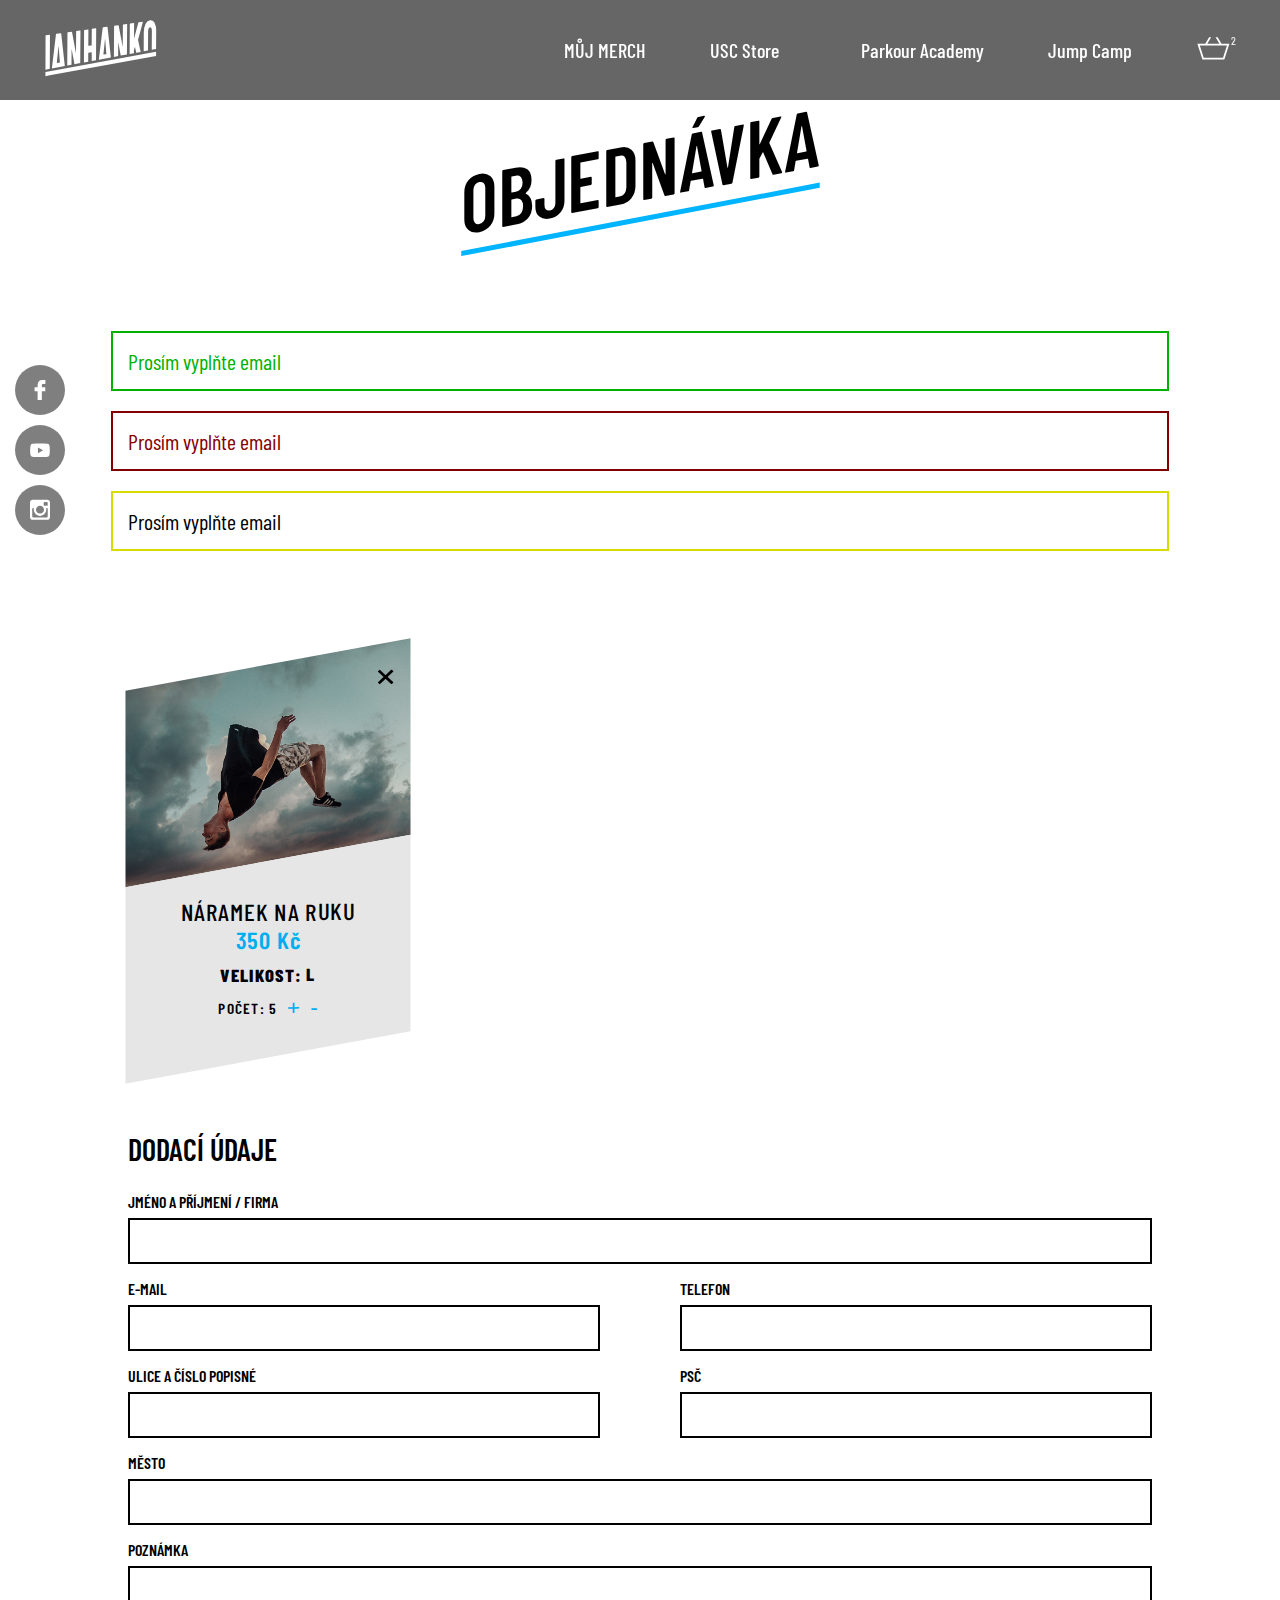
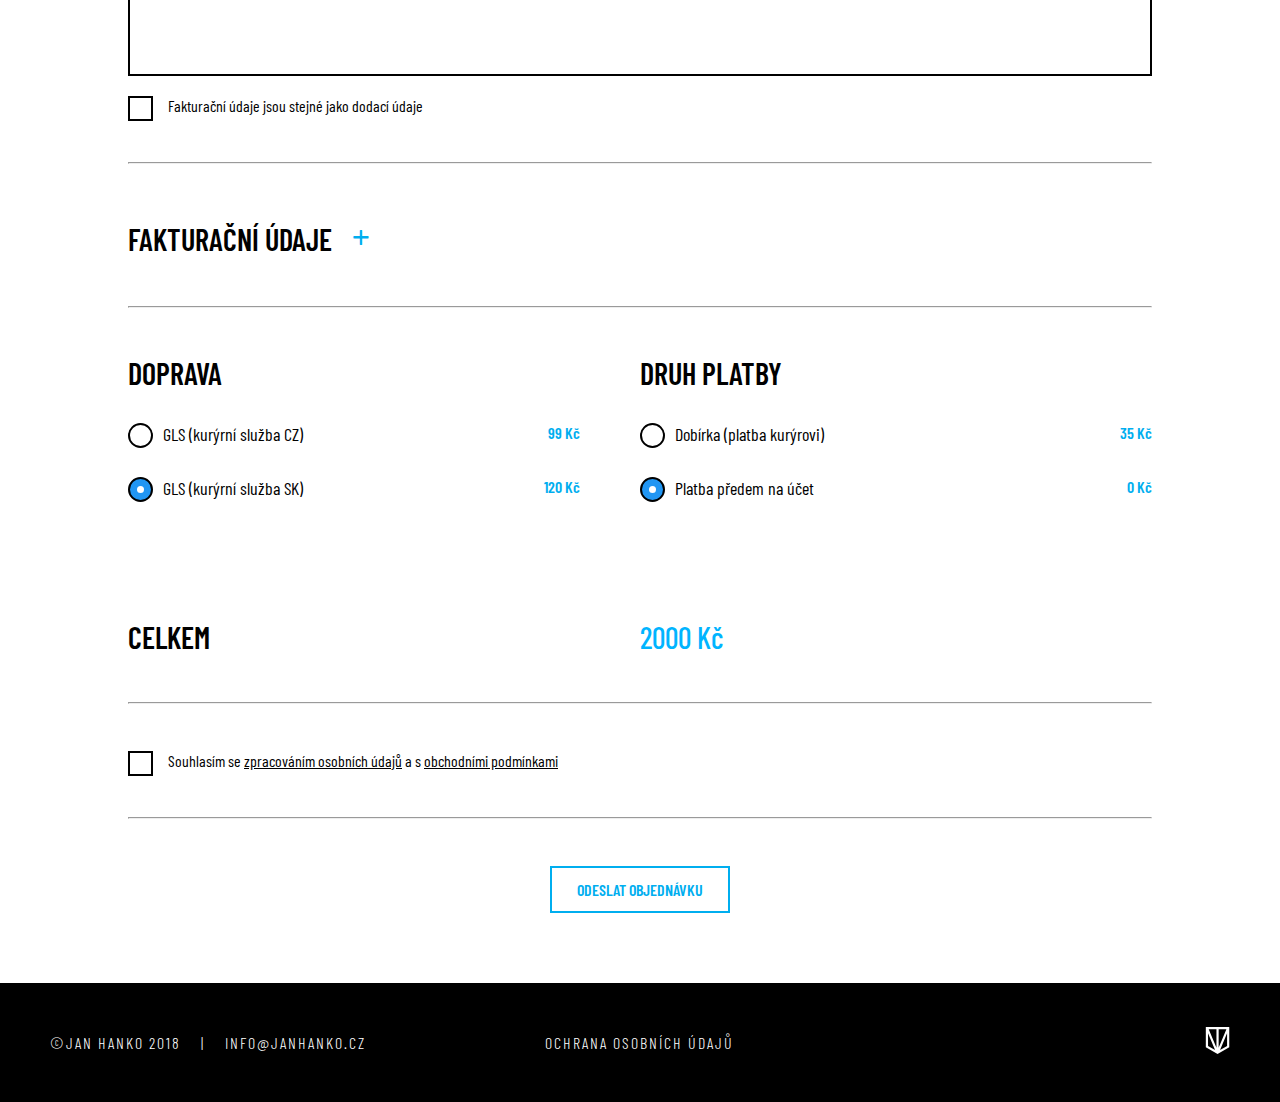
<file: objednavka.html>
<!doctype html>
<html lang="cs">
<head>
<meta charset="utf-8"/>
<meta name="description" content="Jan Hanko" />
<meta name="keywords" content="jan hanko, parkour, jihlava, academy, youtube">
<meta name="author" content="Tomáš Menoušek & Matěj Brožek" />  
<meta http-equiv="X-UA-Compatible" content="IE=edge" />
<meta name="viewport" content="width=device-width, initial-scale=1.0">
<meta name="theme-color" content="#00b4ff">
<meta name="robots" content="index,follow">

<meta property="og:type" content="website" />
<meta property="og:title" content="Jan Hanko" />
<meta property="og:description" content="Jan Hanko" />
<meta property="og:image"  content="" />

<link rel="stylesheet" href="styly.css" type="text/css"/>
<link rel="apple-touch-icon" sizes="180x180" href="images/favicon-180x180.png">
<link rel="icon" href="images/favicon.png" />
<link rel="icon" sizes="64x64" href="images/favicon.png">
<link rel="icon" type="image/png" sizes="32x32" href="images/favicon-32x32.png">
<link rel="icon" type="image/png" sizes="16x16" href="images/favicon-16x16.png">

 <!-- JQUERY -->
 <!-- <script src="https://code.nath.co/src/jQuery.min.js"></script>-->
<script src="javascript/jQuery.min.js"></script>

<!-- FONTY -->
<link href="https://fonts.googleapis.com/css?family=Barlow+Condensed:300,400,500,600,700&display=swap" rel="stylesheet">

<title>Jan Hanko</title>

</head>	
<body>
	<div class="navbar objednavka-navbar">	
			<a class="logo-top logo-objednavka" href="index.html">			
					<svg data-name="Vrstva 1" xmlns="http://www.w3.org/2000/svg" viewBox="0 0 78.71 42.04"><path d="M31.53,24.33c0-.12,0-.19.1-.2l2-.27c.06,0,.09.05.09.17l0,5.42,2.76-.51.12-20a.56.56,0,0,0-.07-.3.15.15,0,0,0-.16-.1L34,8.84c-.07,0-.12.06-.17.15a.79.79,0,0,0-.07.32l-.06,9.93c0,.13,0,.19-.1.2l-1.95.27c-.07,0-.1,0-.1-.16l.06-9.94a.56.56,0,0,0-.07-.3.15.15,0,0,0-.16-.1l-2.29.32c-.07,0-.12.06-.17.15a.66.66,0,0,0-.07.32l-.12,20.36,2.76-.51Z"/><path d="M43.87,7.86c0-.27-.11-.39-.25-.37L41,7.86c-.15,0-.23.17-.26.44L38.27,28.6,46,27.17ZM43,25.05l-1.68.24c-.08,0-.11-.05-.1-.17l1-9.55q0-.12.06-.12s0,0,.06.1l.76,9.31C43.12,25,43.09,25,43,25.05Z"/><path d="M50.69,18c0-.07,0-.11.05-.11s.06,0,.07.1l1.47,8,4-.73.12-19.14a.66.66,0,0,0-.07-.3c-.05-.08-.1-.12-.17-.11l-2.25.32a.23.23,0,0,0-.16.15.66.66,0,0,0-.07.32l-.09,13.55c0,.07,0,.12,0,.13s-.05,0-.06-.08L51,6.82c0-.24-.12-.35-.25-.33l-2.46.34c-.07,0-.12.06-.17.15a.68.68,0,0,0-.07.32l-.12,19.51,2.71-.5Z"/><path d="M60.75,22.86a1.59,1.59,0,0,1,0-.23l.58-2a.29.29,0,0,1,.08-.1s0,0,.06.09l.75,3.53,2.85-.53L63.4,16a1.11,1.11,0,0,1,0-.23l3-10.92a.74.74,0,0,0,0-.39.16.16,0,0,0-.19-.1l-2.42.34c-.12,0-.21.14-.28.37l-2.58,9.7c0,.1,0,.15-.07.14s-.05-.06-.05-.16l.06-9.2a.56.56,0,0,0-.07-.3c0-.08-.1-.12-.16-.11l-2.29.32a.22.22,0,0,0-.17.16.63.63,0,0,0-.07.32L58,25l2.76-.51Z"/><path d="M20.84,22.13c0-.07,0-.11.05-.12s.05,0,.06.1l1.72,9.37,3.72-.69.13-20.51a.57.57,0,0,0-.07-.31.16.16,0,0,0-.16-.1L24,10.19c-.07,0-.12.06-.17.15a.66.66,0,0,0-.07.32l-.08,13.55c0,.07,0,.12,0,.13s-.06,0-.07-.08L21.16,11c0-.23-.12-.34-.25-.33L18.44,11c-.07,0-.12.06-.17.15a.79.79,0,0,0-.07.32l-.12,20.89,2.71-.5Z"/><path d="M14.21,12q0-.42-.27-.39l-2.83.4c-.15,0-.24.18-.27.47L8.22,34.2l8.29-1.53Zm-.89,18.4-1.8.25c-.08,0-.12-.05-.1-.18l1-10.22c0-.08,0-.12.07-.12s.05,0,.06.1l.82,10Q13.41,30.39,13.32,30.41Z"/><polygon points="6.89 35.92 4.13 36.43 4.12 39.13 6.88 38.63 74.9 26.19 74.91 23.48 6.89 35.92"/><path d="M73.93,4.91a2.72,2.72,0,0,0-2.87-1.56,3.92,3.92,0,0,0-2.89,2.37,12,12,0,0,0-1.11,5.41L67,22.82c0,.12,0,.23,0,.34l2.75-.51.07-12.12a5.06,5.06,0,0,1,.34-1.93c.22-.5.51-.78.87-.83s.66.14.88.59a4.17,4.17,0,0,1,.32,1.83l-.07,12,2.75-.5v.12h0s0-.08,0-.12L75,10A10,10,0,0,0,73.93,4.91Z"/><path d="M6.89,34.45,7,13.06a.57.57,0,0,0-.07-.31.16.16,0,0,0-.16-.1L4.43,13c-.07,0-.12.06-.17.15a.66.66,0,0,0-.07.32L4.13,35l.79-.15Z"/></svg>
				</a>
				<div class="nav-row">
					<div class="nav-menu">
						<div class="nav-highlighted-row">
							<div class="nav-col">
								<div class="nav-link nav-highlighted">
									<a href="merch.html">MŮJ MERCH</a>
								</div>
							</div>
							<div class="nav-col">
								<div class="nav-link nav-highlighted">
									<a href="store.html">USC Store</a>
								</div>
							</div>
						</div>
						<div class="nav-col">
							<div class="nav-link nav-highlighted">
								<a href="academy.html">Parkour Academy</a>
							</div>
						</div>
						<div class="nav-col">
							<div class="nav-link nav-highlighted">
								<a href="jump.html">Jump Camp</a>
							</div>
						</div>
					</div>
					<div class="nav-col menu-icon">
						<div id="nav-menu-open" onclick="openNav()">				
							<svg xmlns="http://www.w3.org/2000/svg" viewBox="0 0 43.74 16.65"><g  data-name="Vrstva 2"><rect x="1.88" y="1.77" width="39.69" height="2.01"/><rect x="1.88" y="6.77" width="39.69" height="2.01"/><rect x="1.88" y="11.77" width="39.69" height="2.01"/></g></svg>
						</div>
					</div>
					 <div class="nav-col">
						<a class="nav-cart" href="">
							<svg xmlns="http://www.w3.org/2000/svg" viewBox="0 0 39.7 31.81"><g  data-name="Vrstva 2"><path d="M35.76,11.11H28.93L24.55,3.62H22.23l4.38,7.49H12.81l4.38-7.49H14.87l-4.38,7.49H1.56l.64,2L6.64,27l.64,2H32.14l.64-2,4.44-13.87.64-2ZM30.68,27H8.74L4.3,13.11H35.12Z"/></g></svg>
							<span class="cart-quantity">
								2
							</span>
						</a>
					 </div>
				</div>	
	</div>
	<main>
		<div class="page-main page-order">
			<div class="page-order-heading nadpis">
				<h1>OBJEDNÁVKA</h1>
			</div>
			<div class="page-order-alert alert-success">
				<p>Prosím vyplňte email</p>
			</div>
			<div class="page-order-alert alert-error">
				<p>Prosím vyplňte email</p>
			</div>
			<div class="page-order-alert alert-warning">
				<p>Prosím vyplňte email</p>
			</div>
			<div class="page-order-products-row">
				<div class="page-order-product">
					<div class="page-order-product-header" style="background: url(images/1000px-3.jpg); background-size: cover;">
						<button class="page-order-product-header-delete order-info">&times;</button>
					</div>
					<div class="page-order-product-body">
						<div class="order-info nadpis product-body-info-heading">
							<h2>NÁRAMEK NA RUKU</h2>
						</div>
						<div class="order-info nadpis product-body-info-price">
							<p>350 Kč</p>
						</div>
						<div class="order-info nadpis product-body-info-size">
							<p>VELIKOST: L</p>
						</div>	
						<div class="product-body-info-count-row order-info">
							<div class="nadpis product-body-info-count">
								<p>POČET: 5</p>
							</div>	
							<button class="product-body-info-count-controls">+</button>
							<button class="product-body-info-count-controls">-</button>
						</div>							

					</div>
				</div>
			</div>
			<div class="page-order-form">
				<form>
					<div class="nadpis page-order-form-heading">
						<h2>DODACÍ ÚDAJE</h2>
					</div>
					<div class="page-order-form-inputs-row">
						<div class="page-order-form-input">
							<label for="name">JMÉNO A PŘÍJMENÍ / FIRMA</label>
							<input type="text" required name="name" id="name">
						</div>
						<div class="page-order-form-inputs-col">
							<div class="page-order-form-input input-short">
								<label for="email">E-MAIL</label>
								<input type="email" required name="email" id="email">
							</div>
							<div class="page-order-form-input input-short">
								<label for="phone">TELEFON</label>
								<input type="text" required name="phone" id="phone">
							</div>
						</div>
						<div class="page-order-form-inputs-col">
								<div class="page-order-form-input input-short">
									<label for="address">ULICE A ČÍSLO POPISNÉ</label>
									<input type="text" required name="address" id="address">
								</div>
								<div class="page-order-form-input input-short">
									<label for="zip">PSČ</label>
									<input type="text" required name="zip" id="zip">
								</div>
						</div>
						<div class="page-order-form-input">
							<label for="city">MĚSTO</label>
							<input type="text" required name="city" id="city">
						</div>
					
						<div class="page-order-form-input">
							<label for="note">POZNÁMKA</label>
							<textarea name="note" id="note"> </textarea>
						</div>
						<label class="page-order-form-checkbox">
							Fakturační údaje jsou stejné jako dodací údaje
							<input type="checkbox" name="fakturacniUdajeStejne">
							<span class="checkmark-tick"></span>
						</label>
						<div class="page-order-form-hr">
							<hr>
						</div>
						<div class="page-order-form-fakturacni">
							<div class="show-form nadpis page-order-form-heading"  onclick="ShowFakturacni()">
								<h2>FAKTURAČNÍ ÚDAJE </h2>&nbsp;<span> +</span>
							</div>
							<div class="page-order-form-inputs-row fakturacni-inputs">
								<div class="page-order-form-input">
									<label for="nameFakturacni">NÁZEV FIRMY</label>
									<input type="text" name="nameFakturacni" id="nameFakturacni">
									</div>
									<div class="page-order-form-inputs-col">
										<div class="page-order-form-input input-short">
											<label for="emailFakturacni">E-MAIL</label>
											<input type="email" name="emailFakturacni" id="emailFakturacni">
										</div>
										<div class="page-order-form-input input-short">
											<label for="phoneFakturacni">TELEFON</label>
											<input type="text" name="phoneFakturacni" id="phoneFakturacni">
										</div>
									</div>
									<div class="page-order-form-inputs-col">
											<div class="page-order-form-input input-short">
												<label for="addressFakturacni">ULICE A ČÍSLO POPISNÉ</label>
												<input type="text" name="addressFakturacni" id="addressFakturacni">
											</div>
											<div class="page-order-form-input input-short">
												<label for="zipFakturacni">PSČ</label>
												<input type="text" name="zipFakturacni" id="zipFakturacni">
											</div>
									</div>
									<div class="page-order-form-input">
										<label for="cityFakturacni">MĚSTO</label>
										<input type="text" name="cityFakturacni" id="cityFakturacni">
									</div>
									<div class="page-order-form-inputs-col">
											<div class="page-order-form-input input-short">
												<label for="ic">IČ</label>
												<input type="text" name="ic" id="ic">
											</div>
											<div class="page-order-form-input input-short">
												<label for="dic">DIČ</label>
												<input type="text" name="dic" id="dic">
											</div>
									</div>
									
								</div>
							</div>
						</div>
						<div class="page-order-form-hr">
							<hr>
						</div>
						<div class="page-order-payment-shipping-row">
							<div class="page-order-payment-shipping-col">
								<div class="nadpis page-order-form-heading">
									<h2>DOPRAVA</h2>
								</div>
								<label class="page-order-radio">
										GLS (kurýrní služba CZ)
										<input type="radio" checked="checked" name="shipping" value="cz">
										<span class="checkmark-radio"></span>
										<span class="page-order-radio-price radio-price-short">99 Kč</span>
									</label>
								<label class="page-order-radio">
										GLS (kurýrní služba SK)
										<input type="radio" checked="checked" name="shipping" value="sk">
										<span class="checkmark-radio"></span>
										<span class="page-order-radio-price radio-price-short">120 Kč</span>
								</label>
							</div>
							<div class="page-order-payment-shipping-col">
								<div class="nadpis page-order-form-heading">
									<h2>DRUH PLATBY</h2>
								</div>
								<label class="page-order-radio">
										Dobírka (platba kurýrovi)
										<input type="radio" checked="checked" name="payment" value="dobirka">
										<span class="checkmark-radio"></span>
										<span class="page-order-radio-price ">35 Kč</span>
									</label>
								<label class="page-order-radio">
										Platba předem na účet
										<input type="radio" checked="checked" name="payment" value="predem">
										<span class="checkmark-radio"></span>
										<span class="page-order-radio-price">0 Kč</span>
								</label>
							</div>
						</div>
						<div class="page-order-form-summary">
							<div class="page-order-form-summary-row">
								<div class="page-order-form-summary-col">
									<div class="nadpis page-order-form-heading">
										<h2>CELKEM</h2>
									</div>
								</div>
								<div class="page-order-form-summary-col">
								<div class="nadpis page-order-form-summary-price">
										<h2>2000 Kč</h2>
									</div>
								</div>
							</div>
							<div class="page-order-form-hr">
								<hr>
							</div>
							<label class="page-order-form-checkbox">
								Souhlasím se <a href="udaje.html">zpracováním osobních údajů</a> a s <a href="podminky.html">obchodními podmínkami</a>
								<input type="checkbox" name="legalAgree" required>
								<span class="checkmark-tick"></span>
							</label>
							<div class="page-order-form-hr">
								<hr>
							</div>
							<div class="submit-btn">
								<input type="submit" class="page-main-button" value="ODESLAT OBJEDNÁVKU" id="checkout-button">
							</div>
							</a>
						</div>
					</form>		
					
					</div>	
			</div>
		</main>
	<div class="body-social">
		<div class="social-row">
			<a class="social-bubble" href="https://www.facebook.com/janhankocz/" target="_blank">
				<svg   xmlns="http://www.w3.org/2000/svg" xmlns:xlink="http://www.w3.org/1999/xlink" x="0px" y="0px"
					width="96.124px" height="96.123px" viewBox="0 0 96.124 96.123" style="enable-background:new 0 0 96.124 96.123;"
					xml:space="preserve">
				<g>
					<path d="M72.089,0.02L59.624,0C45.62,0,36.57,9.285,36.57,23.656v10.907H24.037c-1.083,0-1.96,0.878-1.96,1.961v15.803
						c0,1.083,0.878,1.96,1.96,1.96h12.533v39.876c0,1.083,0.877,1.96,1.96,1.96h16.352c1.083,0,1.96-0.878,1.96-1.96V54.287h14.654
						c1.083,0,1.96-0.877,1.96-1.96l0.006-15.803c0-0.52-0.207-1.018-0.574-1.386c-0.367-0.368-0.867-0.575-1.387-0.575H56.842v-9.246
						c0-4.444,1.059-6.7,6.848-6.7l8.397-0.003c1.082,0,1.959-0.878,1.959-1.96V1.98C74.046,0.899,73.17,0.022,72.089,0.02z"/>
				</g>
				</svg>
			</a>
			<a class="social-bubble" href="https://www.youtube.com/user/pkhanzi" target="_blank">
					<svg data-name="Vrstva 1" xmlns="http://www.w3.org/2000/svg" viewBox="0 0 42.67 31.21"><path d="M41.43,5.5a5.24,5.24,0,0,0-3.71-3.73C34.45.88,21.33.88,21.33.88S8.22.88,4.94,1.77A5.24,5.24,0,0,0,1.24,5.5C.36,8.79.36,15.66.36,15.66s0,6.87.88,10.16a5.28,5.28,0,0,0,3.7,3.74c3.28.88,16.39.88,16.39.88s13.12,0,16.39-.88a5.27,5.27,0,0,0,3.71-3.74c.88-3.29.88-10.16.88-10.16S42.31,8.79,41.43,5.5ZM17,21.9V9.42l11,6.24Z"/></svg>
			</a>
			<a class="social-bubble" href="https://www.instagram.com/janhanko/?hl=cs" target="_blank">
				<svg  xmlns="http://www.w3.org/2000/svg" xmlns:xlink="http://www.w3.org/1999/xlink" x="0px" y="0px"
					width="97.395px" height="97.395px" viewBox="0 0 97.395 97.395" style="enable-background:new 0 0 97.395 97.395;"
					xml:space="preserve">
				<g>
					<path d="M12.501,0h72.393c6.875,0,12.5,5.09,12.5,12.5v72.395c0,7.41-5.625,12.5-12.5,12.5H12.501C5.624,97.395,0,92.305,0,84.895
						V12.5C0,5.09,5.624,0,12.501,0L12.501,0z M70.948,10.821c-2.412,0-4.383,1.972-4.383,4.385v10.495c0,2.412,1.971,4.385,4.383,4.385
						h11.008c2.412,0,4.385-1.973,4.385-4.385V15.206c0-2.413-1.973-4.385-4.385-4.385H70.948L70.948,10.821z M86.387,41.188h-8.572
						c0.811,2.648,1.25,5.453,1.25,8.355c0,16.2-13.556,29.332-30.275,29.332c-16.718,0-30.272-13.132-30.272-29.332
						c0-2.904,0.438-5.708,1.25-8.355h-8.945v41.141c0,2.129,1.742,3.872,3.872,3.872h67.822c2.13,0,3.872-1.742,3.872-3.872V41.188
						H86.387z M48.789,29.533c-10.802,0-19.56,8.485-19.56,18.953c0,10.468,8.758,18.953,19.56,18.953
						c10.803,0,19.562-8.485,19.562-18.953C68.351,38.018,59.593,29.533,48.789,29.533z"/>
				</g>
				</svg>
			</a>
		</div>
		
	</div>

	<footer>
		<div class="footer">
			<div class="footer-row">
					<div class="footer-col footer-mobile">
							<div class="footer-social-mobile">
								<a id="footer-social-mobile-facebook" href="https://www.facebook.com/janhankocz/" target="_blank">
									<svg xmlns="http://www.w3.org/2000/svg" xmlns:xlink="http://www.w3.org/1999/xlink" x="0px" y="0px"
										width="96.124px" height="96.123px" viewBox="0 0 96.124 96.123" style="enable-background:new 0 0 96.124 96.123;"
										xml:space="preserve">
									<g>
										<path d="M72.089,0.02L59.624,0C45.62,0,36.57,9.285,36.57,23.656v10.907H24.037c-1.083,0-1.96,0.878-1.96,1.961v15.803
											c0,1.083,0.878,1.96,1.96,1.96h12.533v39.876c0,1.083,0.877,1.96,1.96,1.96h16.352c1.083,0,1.96-0.878,1.96-1.96V54.287h14.654
											c1.083,0,1.96-0.877,1.96-1.96l0.006-15.803c0-0.52-0.207-1.018-0.574-1.386c-0.367-0.368-0.867-0.575-1.387-0.575H56.842v-9.246
											c0-4.444,1.059-6.7,6.848-6.7l8.397-0.003c1.082,0,1.959-0.878,1.959-1.96V1.98C74.046,0.899,73.17,0.022,72.089,0.02z"/>
									</g>
									</svg>
								</a>
							</div>
							<div class="footer-social-mobile">
									<a id="footer-social-mobile-youtube" href="https://www.youtube.com/user/pkhanzi" target="_blank">
										<svg data-name="Vrstva 1" xmlns="http://www.w3.org/2000/svg" viewBox="0 0 42.67 31.21"><path d="M41.43,5.5a5.24,5.24,0,0,0-3.71-3.73C34.45.88,21.33.88,21.33.88S8.22.88,4.94,1.77A5.24,5.24,0,0,0,1.24,5.5C.36,8.79.36,15.66.36,15.66s0,6.87.88,10.16a5.28,5.28,0,0,0,3.7,3.74c3.28.88,16.39.88,16.39.88s13.12,0,16.39-.88a5.27,5.27,0,0,0,3.71-3.74c.88-3.29.88-10.16.88-10.16S42.31,8.79,41.43,5.5ZM17,21.9V9.42l11,6.24Z"/></svg>
									</a>
								</div>
								<div class="footer-social-mobile">
										<a id="footer-social-mobile-instagram" href="https://www.instagram.com/janhanko/?hl=cs" target="_blank">
											<svg  xmlns="http://www.w3.org/2000/svg" xmlns:xlink="http://www.w3.org/1999/xlink" x="0px" y="0px"
												width="97.395px" height="97.395px" viewBox="0 0 97.395 97.395" style="enable-background:new 0 0 97.395 97.395;"
												xml:space="preserve">
											<g>
												<path d="M12.501,0h72.393c6.875,0,12.5,5.09,12.5,12.5v72.395c0,7.41-5.625,12.5-12.5,12.5H12.501C5.624,97.395,0,92.305,0,84.895
													V12.5C0,5.09,5.624,0,12.501,0L12.501,0z M70.948,10.821c-2.412,0-4.383,1.972-4.383,4.385v10.495c0,2.412,1.971,4.385,4.383,4.385
													h11.008c2.412,0,4.385-1.973,4.385-4.385V15.206c0-2.413-1.973-4.385-4.385-4.385H70.948L70.948,10.821z M86.387,41.188h-8.572
													c0.811,2.648,1.25,5.453,1.25,8.355c0,16.2-13.556,29.332-30.275,29.332c-16.718,0-30.272-13.132-30.272-29.332
													c0-2.904,0.438-5.708,1.25-8.355h-8.945v41.141c0,2.129,1.742,3.872,3.872,3.872h67.822c2.13,0,3.872-1.742,3.872-3.872V41.188
													H86.387z M48.789,29.533c-10.802,0-19.56,8.485-19.56,18.953c0,10.468,8.758,18.953,19.56,18.953
													c10.803,0,19.562-8.485,19.562-18.953C68.351,38.018,59.593,29.533,48.789,29.533z"/>
											</g>
											</svg>
										</a>
								</div>
						</div>
					<div class="footer-col footer-mobile footer-info-mobile-l">
						<div id="copyright-disclaimer-mobile">
							<p>©JAN HANKO 2018 &nbsp;&nbsp; | &nbsp;&nbsp; <a href="mailto:info@janhanko.cz">INFO@JANHANKO.CZ</a> &nbsp;&nbsp; | &nbsp;&nbsp; <a href="udaje.html">OCHRANA OSOBNÍCH ÚDAJŮ</a> </p>
						</div>
					</div>
					<div class="footer-col footer-mobile footer-info-mobile-s">
							<div class="footer-info-mobile-s-text">
								<p>©JAN HANKO 2018 </p>
							</div>
					</div>
					<div class="footer-col footer-mobile footer-info-mobile-s">
							<div class="footer-info-mobile-s-text">
								<a href="mailto:info@janhanko.cz">INFO@JANHANKO.CZ</a> 
							</div>
					</div>
					<div class="footer-col footer-mobile footer-info-mobile-s">
							<div class="footer-info-mobile-s-text">
								<a href="udaje.html">OCHRANA OSOBNÍCH ÚDAJŮ</a>
							</div>
					</div>
					<div class="footer-col footer-left">
						<div id="copyright">
							<p>©JAN HANKO 2018 &nbsp;&nbsp; | &nbsp;&nbsp; <a href="mailto:info@janhanko.cz">INFO@JANHANKO.CZ</a></p>
						</div>
					</div>
					<div class="footer-col footer-center">
						<div id="disclaimer-info">
							<a href="">OCHRANA OSOBNÍCH ÚDAJŮ</a>
						</div>
					</div>
				
				<div class="footer-col">
					<a id="author" href="http://tomeno.cz" target="_blank">	
						<svg data-name="Vrstva 1" xmlns="http://www.w3.org/2000/svg" viewBox="0 0 42.67 49.2"><path d="M1.39,1.81V36.39L21.43,48l20-11.57V1.81ZM23.3,5.55H36.54L23.3,37.2ZM19.56,37.2,6.32,5.55H19.56ZM5.13,12.4,17.18,41.19l-12-7ZM25.69,41.19l12-28.79V34.23Z"/></svg>
					</a>
				</div>
			</div>
		</div>
	</footer>
	<nav>
		<div id="menu">
			<a class="menu-logo-top" href="index.html">			
				<svg data-name="Vrstva 1" xmlns="http://www.w3.org/2000/svg" viewBox="0 0 78.71 42.04"><path d="M31.53,24.33c0-.12,0-.19.1-.2l2-.27c.06,0,.09.05.09.17l0,5.42,2.76-.51.12-20a.56.56,0,0,0-.07-.3.15.15,0,0,0-.16-.1L34,8.84c-.07,0-.12.06-.17.15a.79.79,0,0,0-.07.32l-.06,9.93c0,.13,0,.19-.1.2l-1.95.27c-.07,0-.1,0-.1-.16l.06-9.94a.56.56,0,0,0-.07-.3.15.15,0,0,0-.16-.1l-2.29.32c-.07,0-.12.06-.17.15a.66.66,0,0,0-.07.32l-.12,20.36,2.76-.51Z"/><path d="M43.87,7.86c0-.27-.11-.39-.25-.37L41,7.86c-.15,0-.23.17-.26.44L38.27,28.6,46,27.17ZM43,25.05l-1.68.24c-.08,0-.11-.05-.1-.17l1-9.55q0-.12.06-.12s0,0,.06.1l.76,9.31C43.12,25,43.09,25,43,25.05Z"/><path d="M50.69,18c0-.07,0-.11.05-.11s.06,0,.07.1l1.47,8,4-.73.12-19.14a.66.66,0,0,0-.07-.3c-.05-.08-.1-.12-.17-.11l-2.25.32a.23.23,0,0,0-.16.15.66.66,0,0,0-.07.32l-.09,13.55c0,.07,0,.12,0,.13s-.05,0-.06-.08L51,6.82c0-.24-.12-.35-.25-.33l-2.46.34c-.07,0-.12.06-.17.15a.68.68,0,0,0-.07.32l-.12,19.51,2.71-.5Z"/><path d="M60.75,22.86a1.59,1.59,0,0,1,0-.23l.58-2a.29.29,0,0,1,.08-.1s0,0,.06.09l.75,3.53,2.85-.53L63.4,16a1.11,1.11,0,0,1,0-.23l3-10.92a.74.74,0,0,0,0-.39.16.16,0,0,0-.19-.1l-2.42.34c-.12,0-.21.14-.28.37l-2.58,9.7c0,.1,0,.15-.07.14s-.05-.06-.05-.16l.06-9.2a.56.56,0,0,0-.07-.3c0-.08-.1-.12-.16-.11l-2.29.32a.22.22,0,0,0-.17.16.63.63,0,0,0-.07.32L58,25l2.76-.51Z"/><path d="M20.84,22.13c0-.07,0-.11.05-.12s.05,0,.06.1l1.72,9.37,3.72-.69.13-20.51a.57.57,0,0,0-.07-.31.16.16,0,0,0-.16-.1L24,10.19c-.07,0-.12.06-.17.15a.66.66,0,0,0-.07.32l-.08,13.55c0,.07,0,.12,0,.13s-.06,0-.07-.08L21.16,11c0-.23-.12-.34-.25-.33L18.44,11c-.07,0-.12.06-.17.15a.79.79,0,0,0-.07.32l-.12,20.89,2.71-.5Z"/><path d="M14.21,12q0-.42-.27-.39l-2.83.4c-.15,0-.24.18-.27.47L8.22,34.2l8.29-1.53Zm-.89,18.4-1.8.25c-.08,0-.12-.05-.1-.18l1-10.22c0-.08,0-.12.07-.12s.05,0,.06.1l.82,10Q13.41,30.39,13.32,30.41Z"/><polygon points="6.89 35.92 4.13 36.43 4.12 39.13 6.88 38.63 74.9 26.19 74.91 23.48 6.89 35.92"/><path d="M73.93,4.91a2.72,2.72,0,0,0-2.87-1.56,3.92,3.92,0,0,0-2.89,2.37,12,12,0,0,0-1.11,5.41L67,22.82c0,.12,0,.23,0,.34l2.75-.51.07-12.12a5.06,5.06,0,0,1,.34-1.93c.22-.5.51-.78.87-.83s.66.14.88.59a4.17,4.17,0,0,1,.32,1.83l-.07,12,2.75-.5v.12h0s0-.08,0-.12L75,10A10,10,0,0,0,73.93,4.91Z"/><path d="M6.89,34.45,7,13.06a.57.57,0,0,0-.07-.31.16.16,0,0,0-.16-.1L4.43,13c-.07,0-.12.06-.17.15a.66.66,0,0,0-.07.32L4.13,35l.79-.15Z"/></svg>
			</a>
			<div class="close" onclick="closeNav(); Losefocus();">				
				<svg xmlns="http://www.w3.org/2000/svg" viewBox="0 0 31.29 29.84"><g  data-name="Vrstva 2"><polygon points="28.62 3.19 27.2 1.78 15.47 13.51 3.75 1.78 2.33 3.19 14.06 14.92 2.33 26.65 3.75 28.06 15.47 16.34 27.2 28.06 28.62 26.65 16.89 14.92 28.62 3.19"/></g></svg>
			</div>
			<div id="menu-content">
				<div class="menu-content-highlighted">
					<a class="menu-content-item" href="merch.html">
						<h2>MŮJ MERCH</h2>
					</a>
					<a class="menu-content-item" href="store.html">
						<h2>USC STORE</h2>
					</a>
				</div>
				<a class="menu-content-item" href="academy.html">
					<h3>PARKOUR ACADEMY</h3>
				</a>
				<a class="menu-content-item" href="jump.html">
					<h3>JUMP CAMP</h3>
				</a>
			</div>
		</div>
	</nav>
	
<script src="javascript/front.js"> </script>	

</body>
</html>
</file>
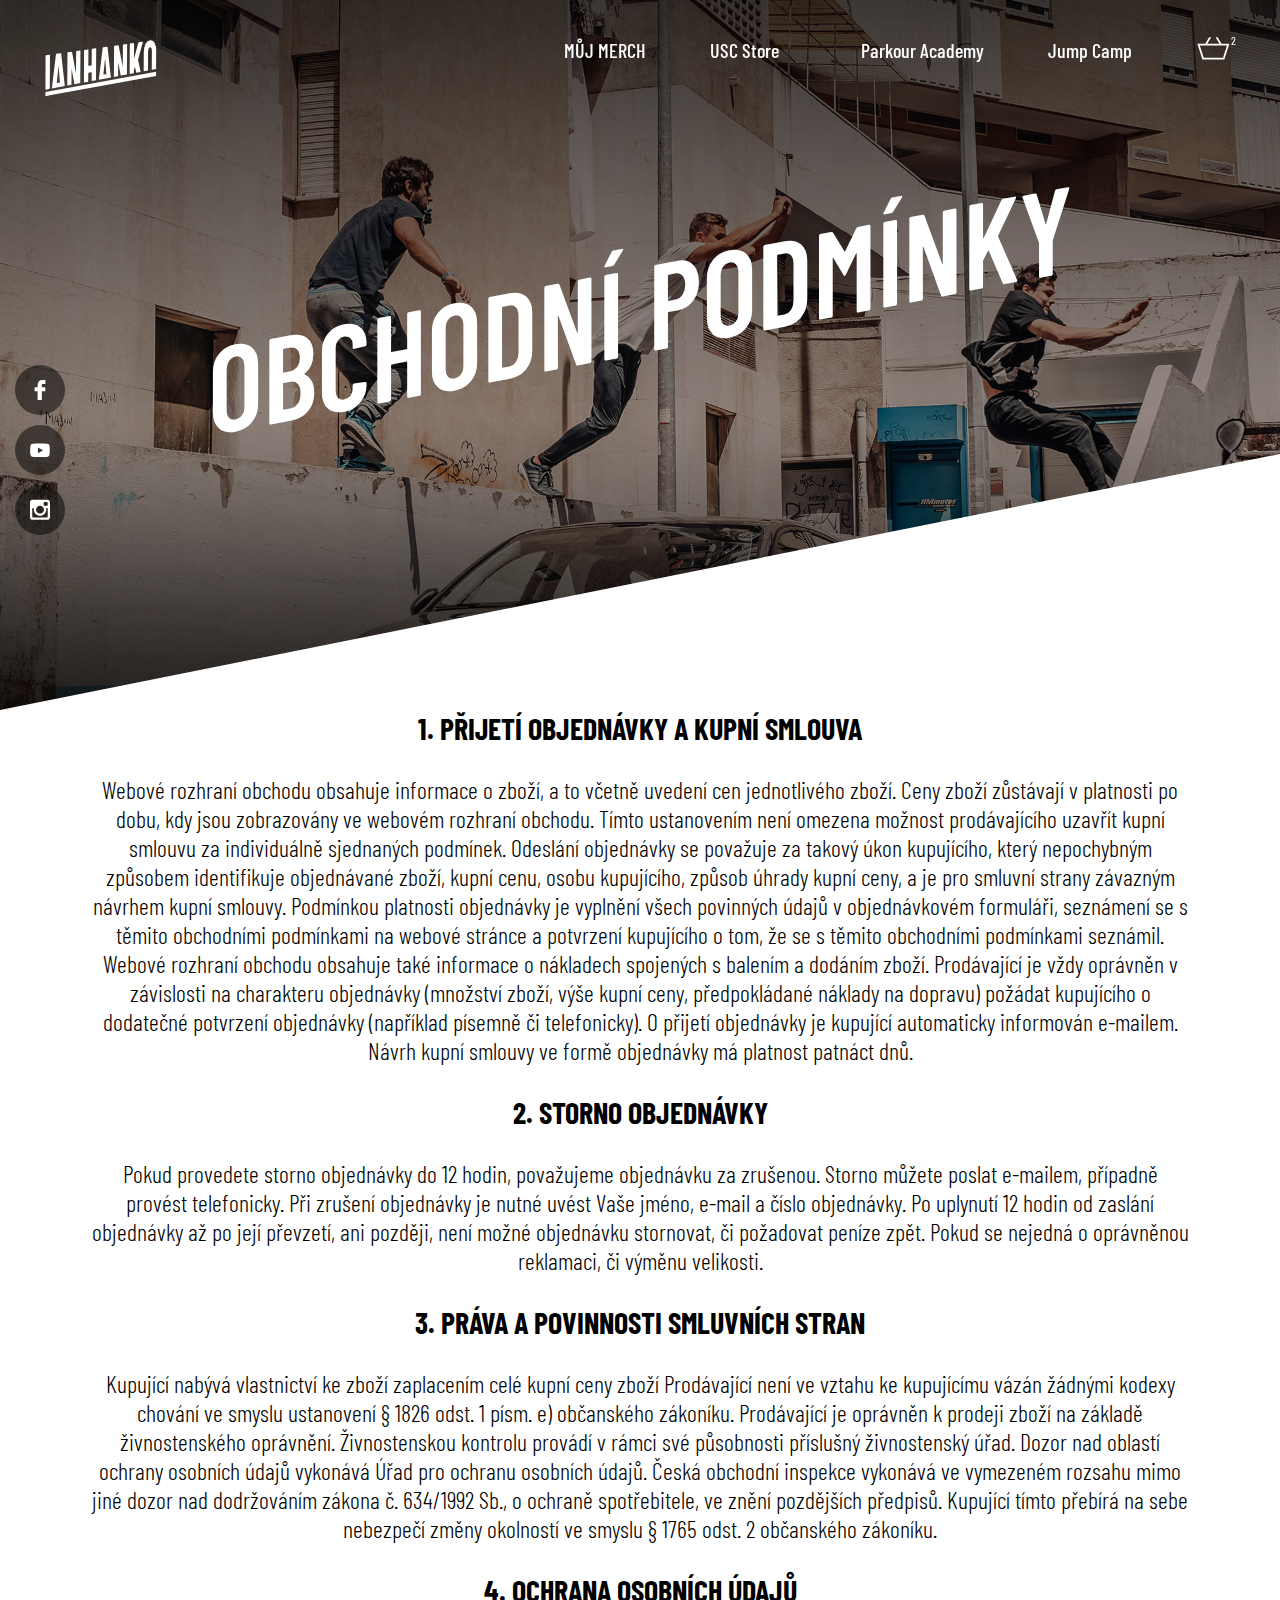
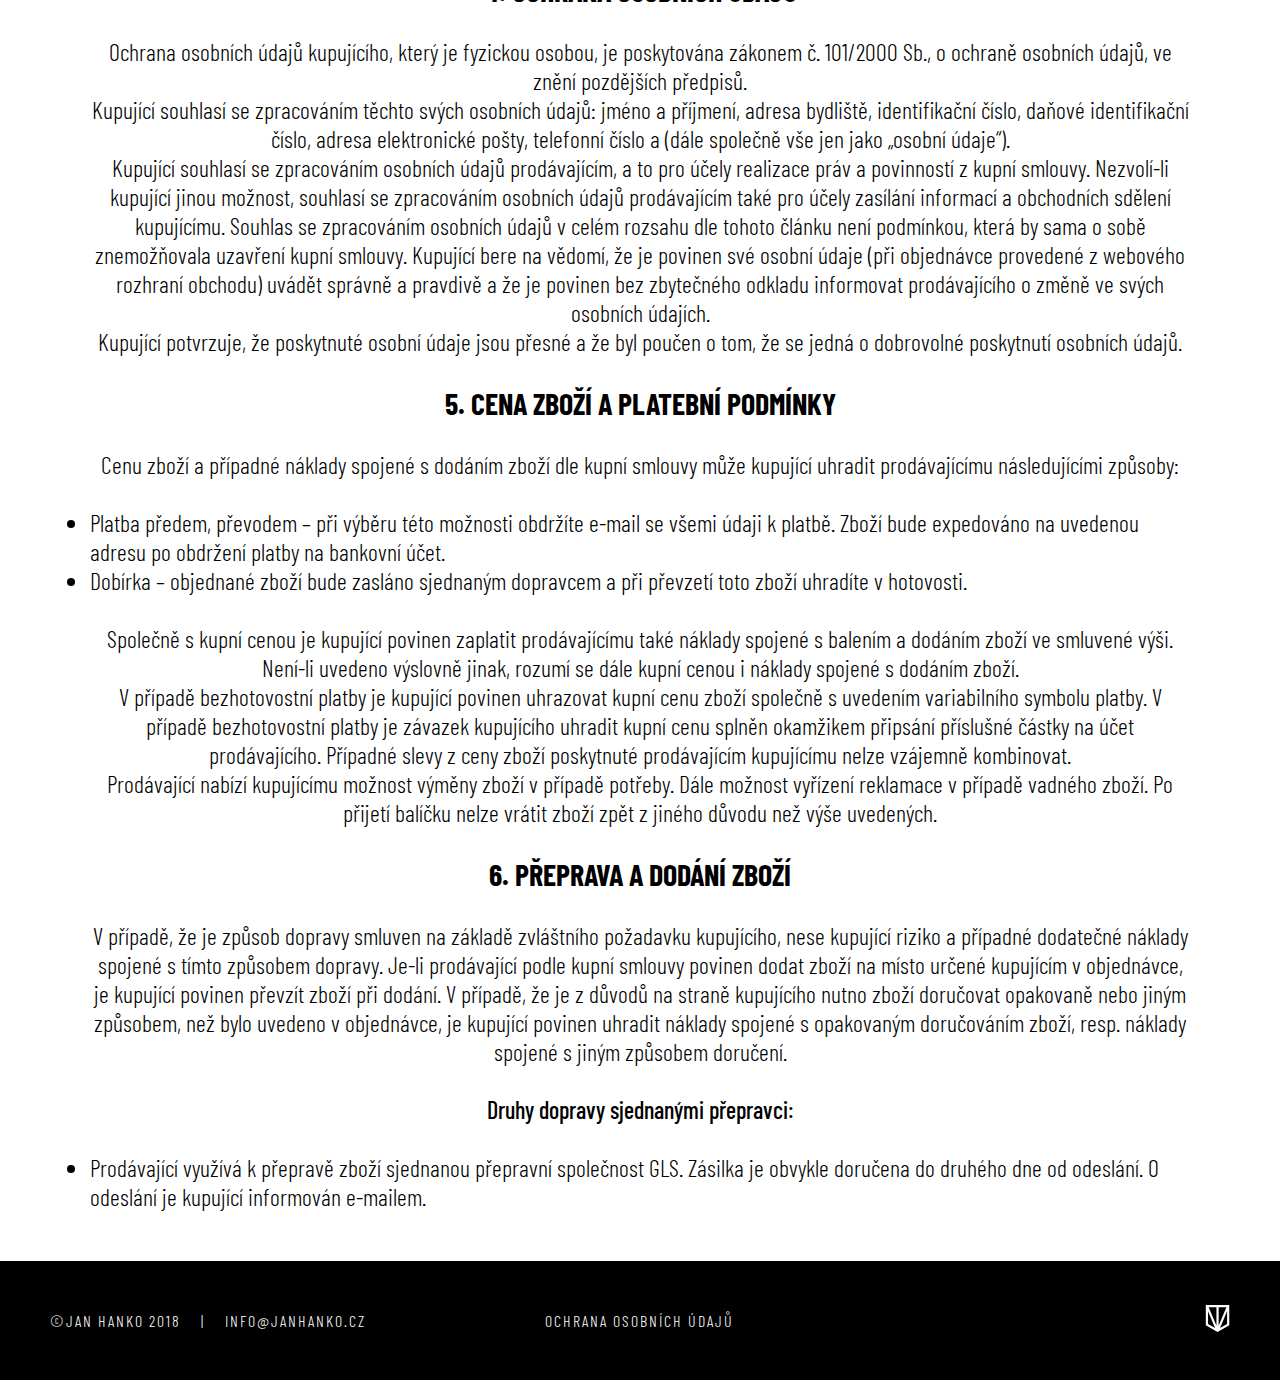
<file: podminky.html>
<!doctype html>
<html lang="cs">
<head>
<meta charset="utf-8"/>
<meta name="description" content="Jan Hanko" />
<meta name="keywords" content="jan hanko, parkour, jihlava, academy, youtube">
<meta name="author" content="Tomáš Menoušek & Matěj Brožek" />  
<meta http-equiv="X-UA-Compatible" content="IE=edge" />
<meta name="viewport" content="width=device-width, initial-scale=1.0">
<meta name="theme-color" content="#00b4ff">
<meta name="robots" content="index,follow">

<meta property="og:type" content="website" />
<meta property="og:title" content="Jan Hanko" />
<meta property="og:description" content="Jan Hanko" />
<meta property="og:image"  content="" />

<link rel="stylesheet" href="styly.css" type="text/css"/>
<link rel="apple-touch-icon" sizes="180x180" href="images/favicon-180x180.png">
<link rel="icon" href="images/favicon.png" />
<link rel="icon" sizes="64x64" href="images/favicon.png">
<link rel="icon" type="image/png" sizes="32x32" href="images/favicon-32x32.png">
<link rel="icon" type="image/png" sizes="16x16" href="images/favicon-16x16.png">

 <!-- JQUERY -->
 <!-- <script src="https://code.nath.co/src/jQuery.min.js"></script>-->
<script src="javascript/jQuery.min.js"></script>

<!-- FONTY -->
<link href="https://fonts.googleapis.com/css?family=Barlow+Condensed:300,400,500,600,700&display=swap" rel="stylesheet">

<title>Jan Hanko</title>

</head>	
<body>
	<div class="navbar">	
			<a class="logo-top" href="index.html">			
					<svg data-name="Vrstva 1" xmlns="http://www.w3.org/2000/svg" viewBox="0 0 78.71 42.04"><path d="M31.53,24.33c0-.12,0-.19.1-.2l2-.27c.06,0,.09.05.09.17l0,5.42,2.76-.51.12-20a.56.56,0,0,0-.07-.3.15.15,0,0,0-.16-.1L34,8.84c-.07,0-.12.06-.17.15a.79.79,0,0,0-.07.32l-.06,9.93c0,.13,0,.19-.1.2l-1.95.27c-.07,0-.1,0-.1-.16l.06-9.94a.56.56,0,0,0-.07-.3.15.15,0,0,0-.16-.1l-2.29.32c-.07,0-.12.06-.17.15a.66.66,0,0,0-.07.32l-.12,20.36,2.76-.51Z"/><path d="M43.87,7.86c0-.27-.11-.39-.25-.37L41,7.86c-.15,0-.23.17-.26.44L38.27,28.6,46,27.17ZM43,25.05l-1.68.24c-.08,0-.11-.05-.1-.17l1-9.55q0-.12.06-.12s0,0,.06.1l.76,9.31C43.12,25,43.09,25,43,25.05Z"/><path d="M50.69,18c0-.07,0-.11.05-.11s.06,0,.07.1l1.47,8,4-.73.12-19.14a.66.66,0,0,0-.07-.3c-.05-.08-.1-.12-.17-.11l-2.25.32a.23.23,0,0,0-.16.15.66.66,0,0,0-.07.32l-.09,13.55c0,.07,0,.12,0,.13s-.05,0-.06-.08L51,6.82c0-.24-.12-.35-.25-.33l-2.46.34c-.07,0-.12.06-.17.15a.68.68,0,0,0-.07.32l-.12,19.51,2.71-.5Z"/><path d="M60.75,22.86a1.59,1.59,0,0,1,0-.23l.58-2a.29.29,0,0,1,.08-.1s0,0,.06.09l.75,3.53,2.85-.53L63.4,16a1.11,1.11,0,0,1,0-.23l3-10.92a.74.74,0,0,0,0-.39.16.16,0,0,0-.19-.1l-2.42.34c-.12,0-.21.14-.28.37l-2.58,9.7c0,.1,0,.15-.07.14s-.05-.06-.05-.16l.06-9.2a.56.56,0,0,0-.07-.3c0-.08-.1-.12-.16-.11l-2.29.32a.22.22,0,0,0-.17.16.63.63,0,0,0-.07.32L58,25l2.76-.51Z"/><path d="M20.84,22.13c0-.07,0-.11.05-.12s.05,0,.06.1l1.72,9.37,3.72-.69.13-20.51a.57.57,0,0,0-.07-.31.16.16,0,0,0-.16-.1L24,10.19c-.07,0-.12.06-.17.15a.66.66,0,0,0-.07.32l-.08,13.55c0,.07,0,.12,0,.13s-.06,0-.07-.08L21.16,11c0-.23-.12-.34-.25-.33L18.44,11c-.07,0-.12.06-.17.15a.79.79,0,0,0-.07.32l-.12,20.89,2.71-.5Z"/><path d="M14.21,12q0-.42-.27-.39l-2.83.4c-.15,0-.24.18-.27.47L8.22,34.2l8.29-1.53Zm-.89,18.4-1.8.25c-.08,0-.12-.05-.1-.18l1-10.22c0-.08,0-.12.07-.12s.05,0,.06.1l.82,10Q13.41,30.39,13.32,30.41Z"/><polygon points="6.89 35.92 4.13 36.43 4.12 39.13 6.88 38.63 74.9 26.19 74.91 23.48 6.89 35.92"/><path d="M73.93,4.91a2.72,2.72,0,0,0-2.87-1.56,3.92,3.92,0,0,0-2.89,2.37,12,12,0,0,0-1.11,5.41L67,22.82c0,.12,0,.23,0,.34l2.75-.51.07-12.12a5.06,5.06,0,0,1,.34-1.93c.22-.5.51-.78.87-.83s.66.14.88.59a4.17,4.17,0,0,1,.32,1.83l-.07,12,2.75-.5v.12h0s0-.08,0-.12L75,10A10,10,0,0,0,73.93,4.91Z"/><path d="M6.89,34.45,7,13.06a.57.57,0,0,0-.07-.31.16.16,0,0,0-.16-.1L4.43,13c-.07,0-.12.06-.17.15a.66.66,0,0,0-.07.32L4.13,35l.79-.15Z"/></svg>
				</a>
				<div class="nav-row">
					<div class="nav-menu">
						<div class="nav-highlighted-row">
							<div class="nav-col">
								<div class="nav-link nav-highlighted">
									<a href="merch.html">MŮJ MERCH</a>
								</div>
							</div>
							<div class="nav-col">
								<div class="nav-link nav-highlighted">
									<a href="store.html">USC Store</a>
								</div>
							</div>
						</div>
						<div class="nav-col">
							<div class="nav-link nav-highlighted">
								<a href="academy.html">Parkour Academy</a>
							</div>
						</div>
						<div class="nav-col">
							<div class="nav-link nav-highlighted">
								<a href="jump.html">Jump Camp</a>
							</div>
						</div>
					</div>
					<div class="nav-col menu-icon">
						<div id="nav-menu-open" onclick="openNav()">				
							<svg xmlns="http://www.w3.org/2000/svg" viewBox="0 0 43.74 16.65"><g  data-name="Vrstva 2"><rect x="1.88" y="1.77" width="39.69" height="2.01"/><rect x="1.88" y="6.77" width="39.69" height="2.01"/><rect x="1.88" y="11.77" width="39.69" height="2.01"/></g></svg>
						</div>
					</div>
					 <div class="nav-col">
						<a class="nav-cart" href="">
							<svg xmlns="http://www.w3.org/2000/svg" viewBox="0 0 39.7 31.81"><g  data-name="Vrstva 2"><path d="M35.76,11.11H28.93L24.55,3.62H22.23l4.38,7.49H12.81l4.38-7.49H14.87l-4.38,7.49H1.56l.64,2L6.64,27l.64,2H32.14l.64-2,4.44-13.87.64-2ZM30.68,27H8.74L4.3,13.11H35.12Z"/></g></svg>
							<span class="cart-quantity">
								2
							</span>
						</a>
					 </div>
				</div>	
	</div>
	<header>
		
		<div class="page-top" id="podminky">
			<div class="page-top-wrapper">
				<div class="page-top-header nadpis">
					<h1>OBCHODNÍ PODMÍNKY</h1>
				</div>
				<svg xmlns="http://www.w3.org/2000/svg" viewBox="0 0 100 100" preserveAspectRatio="none">
					<polygon fill="white" points="0,100 100,0 100,100"/>
				</svg>
			</div>
		</div>
	</header>
	<main>
		<div class="page-main">
			<div class="page-main-text text podminky-text">
				<h2>1. PŘIJETÍ OBJEDNÁVKY A KUPNÍ SMLOUVA</h2>
				<br>
				<p>
					Webové rozhraní obchodu obsahuje informace o zboží, a to včetně uvedení cen jednotlivého zboží. Ceny zboží zůstávají v platnosti po dobu, kdy jsou zobrazovány ve webovém rozhraní obchodu. Tímto ustanovením není omezena možnost prodávajícího uzavřít kupní smlouvu za individuálně sjednaných podmínek.
					Odeslání objednávky se považuje za takový úkon kupujícího, který nepochybným způsobem identifikuje objednávané zboží, kupní cenu, osobu kupujícího, způsob úhrady kupní ceny, a je pro smluvní strany závazným návrhem kupní smlouvy. Podmínkou platnosti objednávky je vyplnění všech povinných údajů v objednávkovém formuláři, seznámení se s těmito obchodními podmínkami na webové stránce a potvrzení kupujícího o tom, že se s těmito obchodními podmínkami seznámil. Webové rozhraní obchodu obsahuje také informace o nákladech spojených s balením a dodáním zboží.
					Prodávající je vždy oprávněn v závislosti na charakteru objednávky (množství zboží, výše kupní ceny, předpokládané náklady na dopravu) požádat kupujícího o dodatečné potvrzení objednávky (například písemně či telefonicky).
					O přijetí objednávky je kupující automaticky informován e-mailem. Návrh kupní smlouvy ve formě objednávky má platnost patnáct dnů.
				</p>
				<br>
				<h2>2. STORNO OBJEDNÁVKY</h2>
				<br>
				<p>
					Pokud provedete storno objednávky do 12 hodin, považujeme objednávku za zrušenou. Storno můžete poslat e-mailem, případně provést telefonicky.
					Při zrušení objednávky je nutné uvést Vaše jméno, e-mail a číslo objednávky. Po uplynutí 12 hodin od zaslání objednávky až po její převzetí, ani později, není možné objednávku stornovat, či požadovat peníze zpět. Pokud se nejedná o oprávněnou reklamaci, či výměnu velikosti.
				</p>
				<br>
				<h2>3. PRÁVA A POVINNOSTI SMLUVNÍCH STRAN</h2>
				<br>
				<p>
					Kupující nabývá vlastnictví ke zboží zaplacením celé kupní ceny zboží
					Prodávající není ve vztahu ke kupujícímu vázán žádnými kodexy chování ve smyslu ustanovení § 1826 odst. 1 písm. e) občanského zákoníku.
					Prodávající je oprávněn k prodeji zboží na základě živnostenského oprávnění. Živnostenskou kontrolu provádí v rámci své působnosti příslušný živnostenský úřad. Dozor nad oblastí ochrany osobních údajů vykonává Úřad pro ochranu osobních údajů. Česká obchodní inspekce vykonává ve vymezeném rozsahu mimo jiné dozor nad dodržováním zákona č. 634/1992 Sb., o ochraně spotřebitele, ve znění pozdějších předpisů. Kupující tímto přebírá na sebe nebezpečí změny okolností ve smyslu § 1765 odst. 2 občanského zákoníku.
				</p>
				<br>
				<h2>4. OCHRANA OSOBNÍCH ÚDAJŮ</h2>
				<br>
				<p>
					Ochrana osobních údajů kupujícího, který je fyzickou osobou, je poskytována zákonem č. 101/2000 Sb., o ochraně osobních údajů, ve znění pozdějších předpisů.
					<br>
					Kupující souhlasí se zpracováním těchto svých osobních údajů: jméno a příjmení, adresa bydliště, identifikační číslo, daňové identifikační číslo, adresa elektronické pošty, telefonní číslo a (dále společně vše jen jako „osobní údaje“).
					<br>
					Kupující souhlasí se zpracováním osobních údajů prodávajícím, a to pro účely realizace práv a povinností z kupní smlouvy. Nezvolí-li kupující jinou možnost, souhlasí se zpracováním osobních údajů prodávajícím také pro účely zasílání informací a obchodních sdělení kupujícímu. Souhlas se zpracováním osobních údajů v celém rozsahu dle tohoto článku není podmínkou, která by sama o sobě znemožňovala uzavření kupní smlouvy.
					Kupující bere na vědomí, že je povinen své osobní údaje (při objednávce provedené z webového rozhraní obchodu) uvádět správně a pravdivě a že je povinen bez zbytečného odkladu informovat prodávajícího o změně ve svých osobních údajích.
					<br>
					Kupující potvrzuje, že poskytnuté osobní údaje jsou přesné a že byl poučen o tom, že se jedná o dobrovolné poskytnutí osobních údajů.
				</p>
				<br>
				<h2>5. CENA ZBOŽÍ A PLATEBNÍ PODMÍNKY</h2>
				<br>
				<p>
					Cenu zboží a případné náklady spojené s dodáním zboží dle kupní smlouvy může kupující uhradit prodávajícímu následujícími způsoby:
				<p>
				<br>
				<ul>
					<li>
						Platba předem, převodem – při výběru této možnosti obdržíte e-mail se všemi údaji k platbě. Zboží bude expedováno na uvedenou adresu po obdržení platby na bankovní účet.
					</li>
					<li>
						Dobírka – objednané zboží bude zasláno sjednaným dopravcem a při převzetí toto zboží uhradíte v hotovosti.
					</li>
				</ul>
				<br>
				<p>
					Společně s kupní cenou je kupující povinen zaplatit prodávajícímu také náklady spojené s balením a dodáním zboží ve smluvené výši. Není-li uvedeno výslovně jinak, rozumí se dále kupní cenou i náklady spojené s dodáním zboží.
					<br>
					V případě bezhotovostní platby je kupující povinen uhrazovat kupní cenu zboží společně s uvedením variabilního symbolu platby. V případě bezhotovostní platby je závazek kupujícího uhradit kupní cenu splněn okamžikem připsání příslušné částky na účet prodávajícího.
					Případné slevy z ceny zboží poskytnuté prodávajícím kupujícímu nelze vzájemně kombinovat.
					<br>
					Prodávající nabízí kupujícímu možnost výměny zboží v případě potřeby. Dále možnost vyřízení reklamace v případě vadného zboží. Po přijetí balíčku nelze vrátit zboží zpět z jiného důvodu než výše uvedených.
				</p>
				<br>
				<h2>6. PŘEPRAVA A DODÁNÍ ZBOŽÍ</h2>
				<br>		
				<p>
						V případě, že je způsob dopravy smluven na základě zvláštního požadavku kupujícího, nese kupující riziko a případné dodatečné náklady spojené s tímto způsobem dopravy.
						Je-li prodávající podle kupní smlouvy povinen dodat zboží na místo určené kupujícím v objednávce, je kupující povinen převzít zboží při dodání.
						V případě, že je z důvodů na straně kupujícího nutno zboží doručovat opakovaně nebo jiným způsobem, než bylo uvedeno v objednávce, je kupující povinen uhradit náklady spojené s opakovaným doručováním zboží, resp. náklady spojené s jiným způsobem doručení.
						
				</p>
				<br>
				<h3>Druhy dopravy sjednanými přepravci:</h3>
				<br>
				<ul>
				<li>
					Prodávající využívá k přepravě zboží sjednanou přepravní společnost GLS.
					Zásilka je obvykle doručena do druhého dne od odeslání. O odeslání je kupující informován e-mailem.
				</li>
				</ul>							
			</div>
		</div>
	</main>
	<div class="body-social">
		<div class="social-row">
			<a class="social-bubble" href="https://www.facebook.com/janhankocz/" target="_blank">
				<svg   xmlns="http://www.w3.org/2000/svg" xmlns:xlink="http://www.w3.org/1999/xlink" x="0px" y="0px"
					width="96.124px" height="96.123px" viewBox="0 0 96.124 96.123" style="enable-background:new 0 0 96.124 96.123;"
					xml:space="preserve">
				<g>
					<path d="M72.089,0.02L59.624,0C45.62,0,36.57,9.285,36.57,23.656v10.907H24.037c-1.083,0-1.96,0.878-1.96,1.961v15.803
						c0,1.083,0.878,1.96,1.96,1.96h12.533v39.876c0,1.083,0.877,1.96,1.96,1.96h16.352c1.083,0,1.96-0.878,1.96-1.96V54.287h14.654
						c1.083,0,1.96-0.877,1.96-1.96l0.006-15.803c0-0.52-0.207-1.018-0.574-1.386c-0.367-0.368-0.867-0.575-1.387-0.575H56.842v-9.246
						c0-4.444,1.059-6.7,6.848-6.7l8.397-0.003c1.082,0,1.959-0.878,1.959-1.96V1.98C74.046,0.899,73.17,0.022,72.089,0.02z"/>
				</g>
				</svg>
			</a>
			<a class="social-bubble" href="https://www.youtube.com/user/pkhanzi" target="_blank">
					<svg data-name="Vrstva 1" xmlns="http://www.w3.org/2000/svg" viewBox="0 0 42.67 31.21"><path d="M41.43,5.5a5.24,5.24,0,0,0-3.71-3.73C34.45.88,21.33.88,21.33.88S8.22.88,4.94,1.77A5.24,5.24,0,0,0,1.24,5.5C.36,8.79.36,15.66.36,15.66s0,6.87.88,10.16a5.28,5.28,0,0,0,3.7,3.74c3.28.88,16.39.88,16.39.88s13.12,0,16.39-.88a5.27,5.27,0,0,0,3.71-3.74c.88-3.29.88-10.16.88-10.16S42.31,8.79,41.43,5.5ZM17,21.9V9.42l11,6.24Z"/></svg>
			</a>
			<a class="social-bubble" href="https://www.instagram.com/janhanko/?hl=cs" target="_blank">
				<svg  xmlns="http://www.w3.org/2000/svg" xmlns:xlink="http://www.w3.org/1999/xlink" x="0px" y="0px"
					width="97.395px" height="97.395px" viewBox="0 0 97.395 97.395" style="enable-background:new 0 0 97.395 97.395;"
					xml:space="preserve">
				<g>
					<path d="M12.501,0h72.393c6.875,0,12.5,5.09,12.5,12.5v72.395c0,7.41-5.625,12.5-12.5,12.5H12.501C5.624,97.395,0,92.305,0,84.895
						V12.5C0,5.09,5.624,0,12.501,0L12.501,0z M70.948,10.821c-2.412,0-4.383,1.972-4.383,4.385v10.495c0,2.412,1.971,4.385,4.383,4.385
						h11.008c2.412,0,4.385-1.973,4.385-4.385V15.206c0-2.413-1.973-4.385-4.385-4.385H70.948L70.948,10.821z M86.387,41.188h-8.572
						c0.811,2.648,1.25,5.453,1.25,8.355c0,16.2-13.556,29.332-30.275,29.332c-16.718,0-30.272-13.132-30.272-29.332
						c0-2.904,0.438-5.708,1.25-8.355h-8.945v41.141c0,2.129,1.742,3.872,3.872,3.872h67.822c2.13,0,3.872-1.742,3.872-3.872V41.188
						H86.387z M48.789,29.533c-10.802,0-19.56,8.485-19.56,18.953c0,10.468,8.758,18.953,19.56,18.953
						c10.803,0,19.562-8.485,19.562-18.953C68.351,38.018,59.593,29.533,48.789,29.533z"/>
				</g>
				</svg>
			</a>
		</div>
		
	</div>

	<footer>
		<div class="footer">
			<div class="footer-row">
					<div class="footer-col footer-mobile">
							<div class="footer-social-mobile">
								<a id="footer-social-mobile-facebook" href="https://www.facebook.com/janhankocz/" target="_blank">
									<svg xmlns="http://www.w3.org/2000/svg" xmlns:xlink="http://www.w3.org/1999/xlink" x="0px" y="0px"
										width="96.124px" height="96.123px" viewBox="0 0 96.124 96.123" style="enable-background:new 0 0 96.124 96.123;"
										xml:space="preserve">
									<g>
										<path d="M72.089,0.02L59.624,0C45.62,0,36.57,9.285,36.57,23.656v10.907H24.037c-1.083,0-1.96,0.878-1.96,1.961v15.803
											c0,1.083,0.878,1.96,1.96,1.96h12.533v39.876c0,1.083,0.877,1.96,1.96,1.96h16.352c1.083,0,1.96-0.878,1.96-1.96V54.287h14.654
											c1.083,0,1.96-0.877,1.96-1.96l0.006-15.803c0-0.52-0.207-1.018-0.574-1.386c-0.367-0.368-0.867-0.575-1.387-0.575H56.842v-9.246
											c0-4.444,1.059-6.7,6.848-6.7l8.397-0.003c1.082,0,1.959-0.878,1.959-1.96V1.98C74.046,0.899,73.17,0.022,72.089,0.02z"/>
									</g>
									</svg>
								</a>
							</div>
							<div class="footer-social-mobile">
									<a id="footer-social-mobile-youtube" href="https://www.youtube.com/user/pkhanzi" target="_blank">
										<svg data-name="Vrstva 1" xmlns="http://www.w3.org/2000/svg" viewBox="0 0 42.67 31.21"><path d="M41.43,5.5a5.24,5.24,0,0,0-3.71-3.73C34.45.88,21.33.88,21.33.88S8.22.88,4.94,1.77A5.24,5.24,0,0,0,1.24,5.5C.36,8.79.36,15.66.36,15.66s0,6.87.88,10.16a5.28,5.28,0,0,0,3.7,3.74c3.28.88,16.39.88,16.39.88s13.12,0,16.39-.88a5.27,5.27,0,0,0,3.71-3.74c.88-3.29.88-10.16.88-10.16S42.31,8.79,41.43,5.5ZM17,21.9V9.42l11,6.24Z"/></svg>
									</a>
								</div>
								<div class="footer-social-mobile">
										<a id="footer-social-mobile-instagram" href="https://www.instagram.com/janhanko/?hl=cs" target="_blank">
											<svg  xmlns="http://www.w3.org/2000/svg" xmlns:xlink="http://www.w3.org/1999/xlink" x="0px" y="0px"
												width="97.395px" height="97.395px" viewBox="0 0 97.395 97.395" style="enable-background:new 0 0 97.395 97.395;"
												xml:space="preserve">
											<g>
												<path d="M12.501,0h72.393c6.875,0,12.5,5.09,12.5,12.5v72.395c0,7.41-5.625,12.5-12.5,12.5H12.501C5.624,97.395,0,92.305,0,84.895
													V12.5C0,5.09,5.624,0,12.501,0L12.501,0z M70.948,10.821c-2.412,0-4.383,1.972-4.383,4.385v10.495c0,2.412,1.971,4.385,4.383,4.385
													h11.008c2.412,0,4.385-1.973,4.385-4.385V15.206c0-2.413-1.973-4.385-4.385-4.385H70.948L70.948,10.821z M86.387,41.188h-8.572
													c0.811,2.648,1.25,5.453,1.25,8.355c0,16.2-13.556,29.332-30.275,29.332c-16.718,0-30.272-13.132-30.272-29.332
													c0-2.904,0.438-5.708,1.25-8.355h-8.945v41.141c0,2.129,1.742,3.872,3.872,3.872h67.822c2.13,0,3.872-1.742,3.872-3.872V41.188
													H86.387z M48.789,29.533c-10.802,0-19.56,8.485-19.56,18.953c0,10.468,8.758,18.953,19.56,18.953
													c10.803,0,19.562-8.485,19.562-18.953C68.351,38.018,59.593,29.533,48.789,29.533z"/>
											</g>
											</svg>
										</a>
								</div>
						</div>
					<div class="footer-col footer-mobile footer-info-mobile-l">
						<div id="copyright-disclaimer-mobile">
							<p>©JAN HANKO 2018 &nbsp;&nbsp; | &nbsp;&nbsp; <a href="mailto:info@janhanko.cz">INFO@JANHANKO.CZ</a> &nbsp;&nbsp; | &nbsp;&nbsp; <a href="udaje.html">OCHRANA OSOBNÍCH ÚDAJŮ</a> </p>
						</div>
					</div>
					<div class="footer-col footer-mobile footer-info-mobile-s">
						<div class="footer-info-mobile-s-text">
							<p>©JAN HANKO 2018 </p>
						</div>
					</div>
					<div class="footer-col footer-mobile footer-info-mobile-s">
						<div class="footer-info-mobile-s-text">
							<a href="mailto:info@janhanko.cz">INFO@JANHANKO.CZ</a> 
						</div>
					</div>
					<div class="footer-col footer-mobile footer-info-mobile-s">
						<div class="footer-info-mobile-s-text">
							<a href="udaje.html">OCHRANA OSOBNÍCH ÚDAJŮ</a>
						</div>
					</div>
					<div class="footer-col footer-left">
						<div id="copyright">
							<p>©JAN HANKO 2018 &nbsp;&nbsp; | &nbsp;&nbsp; <a href="mailto:info@janhanko.cz">INFO@JANHANKO.CZ</a></p>
						</div>
					</div>
					<div class="footer-col footer-center">
						<div id="disclaimer-info">
							<a href="udaje.html">OCHRANA OSOBNÍCH ÚDAJŮ</a>
						</div>
					</div>
				
				<div class="footer-col">
					<a id="author" href="http://tomeno.cz" target="_blank">	
						<svg data-name="Vrstva 1" xmlns="http://www.w3.org/2000/svg" viewBox="0 0 42.67 49.2"><path d="M1.39,1.81V36.39L21.43,48l20-11.57V1.81ZM23.3,5.55H36.54L23.3,37.2ZM19.56,37.2,6.32,5.55H19.56ZM5.13,12.4,17.18,41.19l-12-7ZM25.69,41.19l12-28.79V34.23Z"/></svg>
					</a>
				</div>
			</div>
		</div>
	</footer>
	<nav>
		<div id="menu">
			<a class="menu-logo-top" href="index.html">			
				<svg data-name="Vrstva 1" xmlns="http://www.w3.org/2000/svg" viewBox="0 0 78.71 42.04"><path d="M31.53,24.33c0-.12,0-.19.1-.2l2-.27c.06,0,.09.05.09.17l0,5.42,2.76-.51.12-20a.56.56,0,0,0-.07-.3.15.15,0,0,0-.16-.1L34,8.84c-.07,0-.12.06-.17.15a.79.79,0,0,0-.07.32l-.06,9.93c0,.13,0,.19-.1.2l-1.95.27c-.07,0-.1,0-.1-.16l.06-9.94a.56.56,0,0,0-.07-.3.15.15,0,0,0-.16-.1l-2.29.32c-.07,0-.12.06-.17.15a.66.66,0,0,0-.07.32l-.12,20.36,2.76-.51Z"/><path d="M43.87,7.86c0-.27-.11-.39-.25-.37L41,7.86c-.15,0-.23.17-.26.44L38.27,28.6,46,27.17ZM43,25.05l-1.68.24c-.08,0-.11-.05-.1-.17l1-9.55q0-.12.06-.12s0,0,.06.1l.76,9.31C43.12,25,43.09,25,43,25.05Z"/><path d="M50.69,18c0-.07,0-.11.05-.11s.06,0,.07.1l1.47,8,4-.73.12-19.14a.66.66,0,0,0-.07-.3c-.05-.08-.1-.12-.17-.11l-2.25.32a.23.23,0,0,0-.16.15.66.66,0,0,0-.07.32l-.09,13.55c0,.07,0,.12,0,.13s-.05,0-.06-.08L51,6.82c0-.24-.12-.35-.25-.33l-2.46.34c-.07,0-.12.06-.17.15a.68.68,0,0,0-.07.32l-.12,19.51,2.71-.5Z"/><path d="M60.75,22.86a1.59,1.59,0,0,1,0-.23l.58-2a.29.29,0,0,1,.08-.1s0,0,.06.09l.75,3.53,2.85-.53L63.4,16a1.11,1.11,0,0,1,0-.23l3-10.92a.74.74,0,0,0,0-.39.16.16,0,0,0-.19-.1l-2.42.34c-.12,0-.21.14-.28.37l-2.58,9.7c0,.1,0,.15-.07.14s-.05-.06-.05-.16l.06-9.2a.56.56,0,0,0-.07-.3c0-.08-.1-.12-.16-.11l-2.29.32a.22.22,0,0,0-.17.16.63.63,0,0,0-.07.32L58,25l2.76-.51Z"/><path d="M20.84,22.13c0-.07,0-.11.05-.12s.05,0,.06.1l1.72,9.37,3.72-.69.13-20.51a.57.57,0,0,0-.07-.31.16.16,0,0,0-.16-.1L24,10.19c-.07,0-.12.06-.17.15a.66.66,0,0,0-.07.32l-.08,13.55c0,.07,0,.12,0,.13s-.06,0-.07-.08L21.16,11c0-.23-.12-.34-.25-.33L18.44,11c-.07,0-.12.06-.17.15a.79.79,0,0,0-.07.32l-.12,20.89,2.71-.5Z"/><path d="M14.21,12q0-.42-.27-.39l-2.83.4c-.15,0-.24.18-.27.47L8.22,34.2l8.29-1.53Zm-.89,18.4-1.8.25c-.08,0-.12-.05-.1-.18l1-10.22c0-.08,0-.12.07-.12s.05,0,.06.1l.82,10Q13.41,30.39,13.32,30.41Z"/><polygon points="6.89 35.92 4.13 36.43 4.12 39.13 6.88 38.63 74.9 26.19 74.91 23.48 6.89 35.92"/><path d="M73.93,4.91a2.72,2.72,0,0,0-2.87-1.56,3.92,3.92,0,0,0-2.89,2.37,12,12,0,0,0-1.11,5.41L67,22.82c0,.12,0,.23,0,.34l2.75-.51.07-12.12a5.06,5.06,0,0,1,.34-1.93c.22-.5.51-.78.87-.83s.66.14.88.59a4.17,4.17,0,0,1,.32,1.83l-.07,12,2.75-.5v.12h0s0-.08,0-.12L75,10A10,10,0,0,0,73.93,4.91Z"/><path d="M6.89,34.45,7,13.06a.57.57,0,0,0-.07-.31.16.16,0,0,0-.16-.1L4.43,13c-.07,0-.12.06-.17.15a.66.66,0,0,0-.07.32L4.13,35l.79-.15Z"/></svg>
			</a>
			<div class="close" onclick="closeNav(); Losefocus();">				
				<svg xmlns="http://www.w3.org/2000/svg" viewBox="0 0 31.29 29.84"><g  data-name="Vrstva 2"><polygon points="28.62 3.19 27.2 1.78 15.47 13.51 3.75 1.78 2.33 3.19 14.06 14.92 2.33 26.65 3.75 28.06 15.47 16.34 27.2 28.06 28.62 26.65 16.89 14.92 28.62 3.19"/></g></svg>
			</div>
			<div id="menu-content">
				<div class="menu-content-highlighted">
					<a class="menu-content-item" href="merch.html">
						<h2>MŮJ MERCH</h2>
					</a>
					<a class="menu-content-item" href="store.html">
						<h2>USC STORE</h2>
					</a>
				</div>
				<a class="menu-content-item" href="academy.html">
					<h3>PARKOUR ACADEMY</h3>
				</a>
				<a class="menu-content-item" href="jump.html">
					<h3>JUMP CAMP</h3>
				</a>
			</div>
		</div>
	</nav>
	
<script src="javascript/front.js"> </script>	
<script src="javascript/menuScrollTransition.js"> </script>

</body>
</html>
</file>
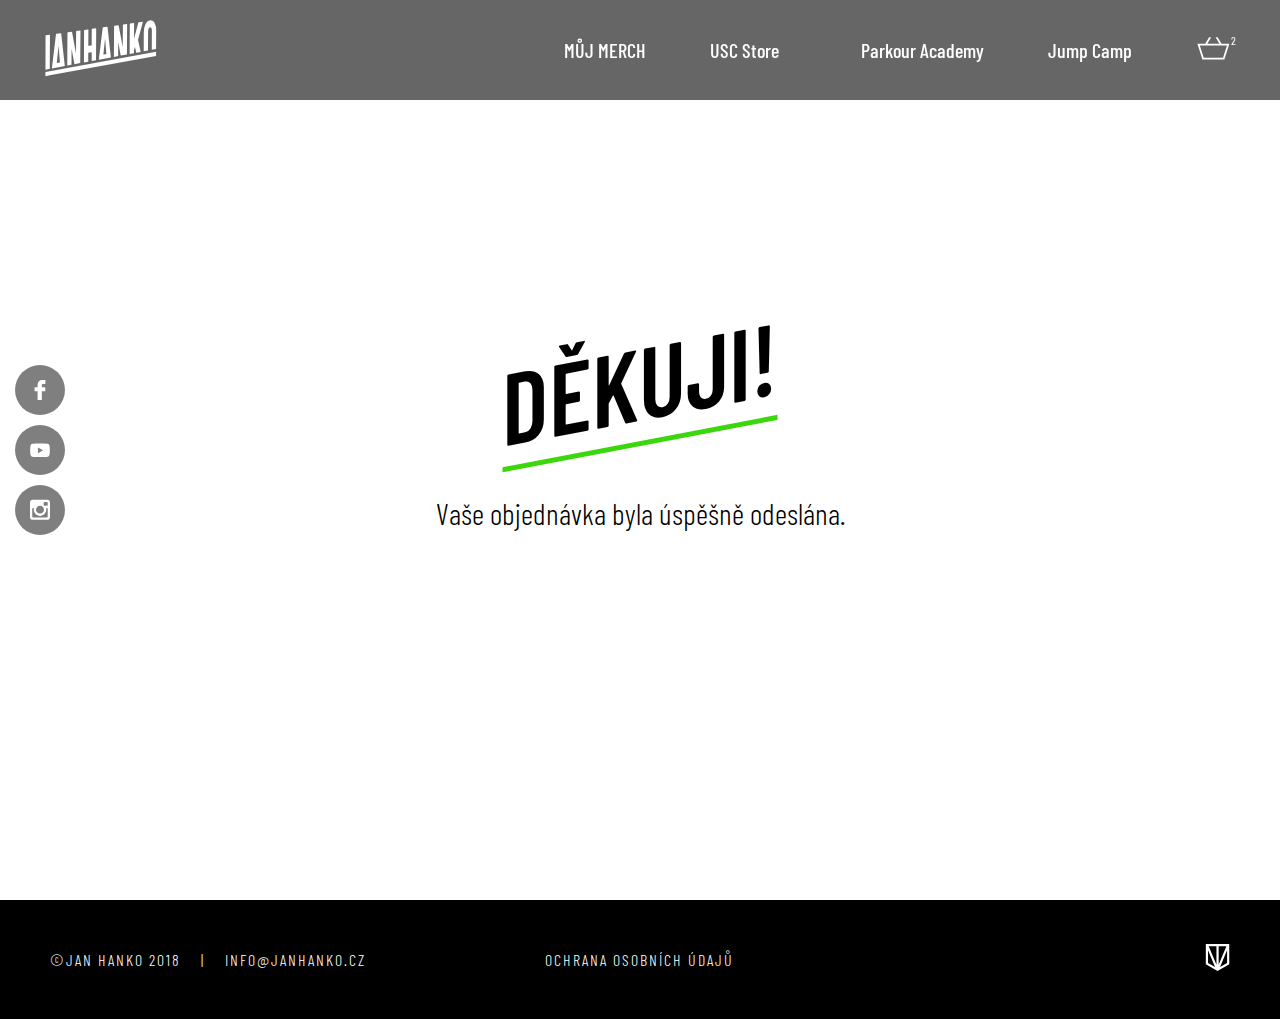
<file: success.html>
<!doctype html>
<html lang="cs">
<head>
<meta charset="utf-8"/>
<meta name="description" content="Jan Hanko" />
<meta name="keywords" content="jan hanko, parkour, jihlava, academy, youtube">
<meta name="author" content="Tomáš Menoušek & Matěj Brožek" />  
<meta http-equiv="X-UA-Compatible" content="IE=edge" />
<meta name="viewport" content="width=device-width, initial-scale=1.0">
<meta name="theme-color" content="#00b4ff">
<meta name="robots" content="index,follow">

<meta property="og:type" content="website" />
<meta property="og:title" content="Jan Hanko" />
<meta property="og:description" content="Jan Hanko" />
<meta property="og:image"  content="" />

<link rel="stylesheet" href="styly.css" type="text/css"/>
<link rel="apple-touch-icon" sizes="180x180" href="images/favicon-180x180.png">
<link rel="icon" href="images/favicon.png" />
<link rel="icon" sizes="64x64" href="images/favicon.png">
<link rel="icon" type="image/png" sizes="32x32" href="images/favicon-32x32.png">
<link rel="icon" type="image/png" sizes="16x16" href="images/favicon-16x16.png">

 <!-- JQUERY -->
 <!-- <script src="https://code.nath.co/src/jQuery.min.js"></script>-->
<script src="javascript/jQuery.min.js"></script>

<!-- FONTY -->
<link href="https://fonts.googleapis.com/css?family=Barlow+Condensed:300,400,500,600,700&display=swap" rel="stylesheet">

<title>Jan Hanko</title>

</head>	
<body>
	<div class="navbar objednavka-navbar">	
			<a class="logo-top logo-objednavka" href="index.html">			
					<svg data-name="Vrstva 1" xmlns="http://www.w3.org/2000/svg" viewBox="0 0 78.71 42.04"><path d="M31.53,24.33c0-.12,0-.19.1-.2l2-.27c.06,0,.09.05.09.17l0,5.42,2.76-.51.12-20a.56.56,0,0,0-.07-.3.15.15,0,0,0-.16-.1L34,8.84c-.07,0-.12.06-.17.15a.79.79,0,0,0-.07.32l-.06,9.93c0,.13,0,.19-.1.2l-1.95.27c-.07,0-.1,0-.1-.16l.06-9.94a.56.56,0,0,0-.07-.3.15.15,0,0,0-.16-.1l-2.29.32c-.07,0-.12.06-.17.15a.66.66,0,0,0-.07.32l-.12,20.36,2.76-.51Z"/><path d="M43.87,7.86c0-.27-.11-.39-.25-.37L41,7.86c-.15,0-.23.17-.26.44L38.27,28.6,46,27.17ZM43,25.05l-1.68.24c-.08,0-.11-.05-.1-.17l1-9.55q0-.12.06-.12s0,0,.06.1l.76,9.31C43.12,25,43.09,25,43,25.05Z"/><path d="M50.69,18c0-.07,0-.11.05-.11s.06,0,.07.1l1.47,8,4-.73.12-19.14a.66.66,0,0,0-.07-.3c-.05-.08-.1-.12-.17-.11l-2.25.32a.23.23,0,0,0-.16.15.66.66,0,0,0-.07.32l-.09,13.55c0,.07,0,.12,0,.13s-.05,0-.06-.08L51,6.82c0-.24-.12-.35-.25-.33l-2.46.34c-.07,0-.12.06-.17.15a.68.68,0,0,0-.07.32l-.12,19.51,2.71-.5Z"/><path d="M60.75,22.86a1.59,1.59,0,0,1,0-.23l.58-2a.29.29,0,0,1,.08-.1s0,0,.06.09l.75,3.53,2.85-.53L63.4,16a1.11,1.11,0,0,1,0-.23l3-10.92a.74.74,0,0,0,0-.39.16.16,0,0,0-.19-.1l-2.42.34c-.12,0-.21.14-.28.37l-2.58,9.7c0,.1,0,.15-.07.14s-.05-.06-.05-.16l.06-9.2a.56.56,0,0,0-.07-.3c0-.08-.1-.12-.16-.11l-2.29.32a.22.22,0,0,0-.17.16.63.63,0,0,0-.07.32L58,25l2.76-.51Z"/><path d="M20.84,22.13c0-.07,0-.11.05-.12s.05,0,.06.1l1.72,9.37,3.72-.69.13-20.51a.57.57,0,0,0-.07-.31.16.16,0,0,0-.16-.1L24,10.19c-.07,0-.12.06-.17.15a.66.66,0,0,0-.07.32l-.08,13.55c0,.07,0,.12,0,.13s-.06,0-.07-.08L21.16,11c0-.23-.12-.34-.25-.33L18.44,11c-.07,0-.12.06-.17.15a.79.79,0,0,0-.07.32l-.12,20.89,2.71-.5Z"/><path d="M14.21,12q0-.42-.27-.39l-2.83.4c-.15,0-.24.18-.27.47L8.22,34.2l8.29-1.53Zm-.89,18.4-1.8.25c-.08,0-.12-.05-.1-.18l1-10.22c0-.08,0-.12.07-.12s.05,0,.06.1l.82,10Q13.41,30.39,13.32,30.41Z"/><polygon points="6.89 35.92 4.13 36.43 4.12 39.13 6.88 38.63 74.9 26.19 74.91 23.48 6.89 35.92"/><path d="M73.93,4.91a2.72,2.72,0,0,0-2.87-1.56,3.92,3.92,0,0,0-2.89,2.37,12,12,0,0,0-1.11,5.41L67,22.82c0,.12,0,.23,0,.34l2.75-.51.07-12.12a5.06,5.06,0,0,1,.34-1.93c.22-.5.51-.78.87-.83s.66.14.88.59a4.17,4.17,0,0,1,.32,1.83l-.07,12,2.75-.5v.12h0s0-.08,0-.12L75,10A10,10,0,0,0,73.93,4.91Z"/><path d="M6.89,34.45,7,13.06a.57.57,0,0,0-.07-.31.16.16,0,0,0-.16-.1L4.43,13c-.07,0-.12.06-.17.15a.66.66,0,0,0-.07.32L4.13,35l.79-.15Z"/></svg>
				</a>
				<div class="nav-row">
					<div class="nav-menu">
						<div class="nav-highlighted-row">
							<div class="nav-col">
								<div class="nav-link nav-highlighted">
									<a href="merch.html">MŮJ MERCH</a>
								</div>
							</div>
							<div class="nav-col">
								<div class="nav-link nav-highlighted">
									<a href="store.html">USC Store</a>
								</div>
							</div>
						</div>
						<div class="nav-col">
							<div class="nav-link nav-highlighted">
								<a href="academy.html">Parkour Academy</a>
							</div>
						</div>
						<div class="nav-col">
							<div class="nav-link nav-highlighted">
								<a href="jump.html">Jump Camp</a>
							</div>
						</div>
					</div>
					<div class="nav-col menu-icon">
						<div id="nav-menu-open" onclick="openNav()">				
							<svg xmlns="http://www.w3.org/2000/svg" viewBox="0 0 43.74 16.65"><g  data-name="Vrstva 2"><rect x="1.88" y="1.77" width="39.69" height="2.01"/><rect x="1.88" y="6.77" width="39.69" height="2.01"/><rect x="1.88" y="11.77" width="39.69" height="2.01"/></g></svg>
						</div>
					</div>
					 <div class="nav-col">
						<a class="nav-cart" href="">
							<svg xmlns="http://www.w3.org/2000/svg" viewBox="0 0 39.7 31.81"><g  data-name="Vrstva 2"><path d="M35.76,11.11H28.93L24.55,3.62H22.23l4.38,7.49H12.81l4.38-7.49H14.87l-4.38,7.49H1.56l.64,2L6.64,27l.64,2H32.14l.64-2,4.44-13.87.64-2ZM30.68,27H8.74L4.3,13.11H35.12Z"/></g></svg>
							<span class="cart-quantity">
								2
							</span>
						</a>
					 </div>
				</div>	
	</div>
	<main>
		<div class="success-page">
			<div class="succes-heading nadpis">
				<h1>DĚKUJI!</h1>
			</div>
			<div class="success-text text">
				<p>Vaše objednávka byla úspěšně odeslána.</p>
			</div>
		</div>
	</main>
	<div class="body-social">
		<div class="social-row">
			<a class="social-bubble" href="https://www.facebook.com/janhankocz/" target="_blank">
				<svg   xmlns="http://www.w3.org/2000/svg" xmlns:xlink="http://www.w3.org/1999/xlink" x="0px" y="0px"
					width="96.124px" height="96.123px" viewBox="0 0 96.124 96.123" style="enable-background:new 0 0 96.124 96.123;"
					xml:space="preserve">
				<g>
					<path d="M72.089,0.02L59.624,0C45.62,0,36.57,9.285,36.57,23.656v10.907H24.037c-1.083,0-1.96,0.878-1.96,1.961v15.803
						c0,1.083,0.878,1.96,1.96,1.96h12.533v39.876c0,1.083,0.877,1.96,1.96,1.96h16.352c1.083,0,1.96-0.878,1.96-1.96V54.287h14.654
						c1.083,0,1.96-0.877,1.96-1.96l0.006-15.803c0-0.52-0.207-1.018-0.574-1.386c-0.367-0.368-0.867-0.575-1.387-0.575H56.842v-9.246
						c0-4.444,1.059-6.7,6.848-6.7l8.397-0.003c1.082,0,1.959-0.878,1.959-1.96V1.98C74.046,0.899,73.17,0.022,72.089,0.02z"/>
				</g>
				</svg>
			</a>
			<a class="social-bubble" href="https://www.youtube.com/user/pkhanzi" target="_blank">
					<svg data-name="Vrstva 1" xmlns="http://www.w3.org/2000/svg" viewBox="0 0 42.67 31.21"><path d="M41.43,5.5a5.24,5.24,0,0,0-3.71-3.73C34.45.88,21.33.88,21.33.88S8.22.88,4.94,1.77A5.24,5.24,0,0,0,1.24,5.5C.36,8.79.36,15.66.36,15.66s0,6.87.88,10.16a5.28,5.28,0,0,0,3.7,3.74c3.28.88,16.39.88,16.39.88s13.12,0,16.39-.88a5.27,5.27,0,0,0,3.71-3.74c.88-3.29.88-10.16.88-10.16S42.31,8.79,41.43,5.5ZM17,21.9V9.42l11,6.24Z"/></svg>
			</a>
			<a class="social-bubble" href="https://www.instagram.com/janhanko/?hl=cs" target="_blank">
				<svg  xmlns="http://www.w3.org/2000/svg" xmlns:xlink="http://www.w3.org/1999/xlink" x="0px" y="0px"
					width="97.395px" height="97.395px" viewBox="0 0 97.395 97.395" style="enable-background:new 0 0 97.395 97.395;"
					xml:space="preserve">
				<g>
					<path d="M12.501,0h72.393c6.875,0,12.5,5.09,12.5,12.5v72.395c0,7.41-5.625,12.5-12.5,12.5H12.501C5.624,97.395,0,92.305,0,84.895
						V12.5C0,5.09,5.624,0,12.501,0L12.501,0z M70.948,10.821c-2.412,0-4.383,1.972-4.383,4.385v10.495c0,2.412,1.971,4.385,4.383,4.385
						h11.008c2.412,0,4.385-1.973,4.385-4.385V15.206c0-2.413-1.973-4.385-4.385-4.385H70.948L70.948,10.821z M86.387,41.188h-8.572
						c0.811,2.648,1.25,5.453,1.25,8.355c0,16.2-13.556,29.332-30.275,29.332c-16.718,0-30.272-13.132-30.272-29.332
						c0-2.904,0.438-5.708,1.25-8.355h-8.945v41.141c0,2.129,1.742,3.872,3.872,3.872h67.822c2.13,0,3.872-1.742,3.872-3.872V41.188
						H86.387z M48.789,29.533c-10.802,0-19.56,8.485-19.56,18.953c0,10.468,8.758,18.953,19.56,18.953
						c10.803,0,19.562-8.485,19.562-18.953C68.351,38.018,59.593,29.533,48.789,29.533z"/>
				</g>
				</svg>
			</a>
		</div>
		
	</div>

	<footer>
		<div class="footer">
			<div class="footer-row">
					<div class="footer-col footer-mobile">
							<div class="footer-social-mobile">
								<a id="footer-social-mobile-facebook" href="https://www.facebook.com/janhankocz/" target="_blank">
									<svg xmlns="http://www.w3.org/2000/svg" xmlns:xlink="http://www.w3.org/1999/xlink" x="0px" y="0px"
										width="96.124px" height="96.123px" viewBox="0 0 96.124 96.123" style="enable-background:new 0 0 96.124 96.123;"
										xml:space="preserve">
									<g>
										<path d="M72.089,0.02L59.624,0C45.62,0,36.57,9.285,36.57,23.656v10.907H24.037c-1.083,0-1.96,0.878-1.96,1.961v15.803
											c0,1.083,0.878,1.96,1.96,1.96h12.533v39.876c0,1.083,0.877,1.96,1.96,1.96h16.352c1.083,0,1.96-0.878,1.96-1.96V54.287h14.654
											c1.083,0,1.96-0.877,1.96-1.96l0.006-15.803c0-0.52-0.207-1.018-0.574-1.386c-0.367-0.368-0.867-0.575-1.387-0.575H56.842v-9.246
											c0-4.444,1.059-6.7,6.848-6.7l8.397-0.003c1.082,0,1.959-0.878,1.959-1.96V1.98C74.046,0.899,73.17,0.022,72.089,0.02z"/>
									</g>
									</svg>
								</a>
							</div>
							<div class="footer-social-mobile">
									<a id="footer-social-mobile-youtube" href="https://www.youtube.com/user/pkhanzi" target="_blank">
										<svg data-name="Vrstva 1" xmlns="http://www.w3.org/2000/svg" viewBox="0 0 42.67 31.21"><path d="M41.43,5.5a5.24,5.24,0,0,0-3.71-3.73C34.45.88,21.33.88,21.33.88S8.22.88,4.94,1.77A5.24,5.24,0,0,0,1.24,5.5C.36,8.79.36,15.66.36,15.66s0,6.87.88,10.16a5.28,5.28,0,0,0,3.7,3.74c3.28.88,16.39.88,16.39.88s13.12,0,16.39-.88a5.27,5.27,0,0,0,3.71-3.74c.88-3.29.88-10.16.88-10.16S42.31,8.79,41.43,5.5ZM17,21.9V9.42l11,6.24Z"/></svg>
									</a>
								</div>
								<div class="footer-social-mobile">
										<a id="footer-social-mobile-instagram" href="https://www.instagram.com/janhanko/?hl=cs" target="_blank">
											<svg  xmlns="http://www.w3.org/2000/svg" xmlns:xlink="http://www.w3.org/1999/xlink" x="0px" y="0px"
												width="97.395px" height="97.395px" viewBox="0 0 97.395 97.395" style="enable-background:new 0 0 97.395 97.395;"
												xml:space="preserve">
											<g>
												<path d="M12.501,0h72.393c6.875,0,12.5,5.09,12.5,12.5v72.395c0,7.41-5.625,12.5-12.5,12.5H12.501C5.624,97.395,0,92.305,0,84.895
													V12.5C0,5.09,5.624,0,12.501,0L12.501,0z M70.948,10.821c-2.412,0-4.383,1.972-4.383,4.385v10.495c0,2.412,1.971,4.385,4.383,4.385
													h11.008c2.412,0,4.385-1.973,4.385-4.385V15.206c0-2.413-1.973-4.385-4.385-4.385H70.948L70.948,10.821z M86.387,41.188h-8.572
													c0.811,2.648,1.25,5.453,1.25,8.355c0,16.2-13.556,29.332-30.275,29.332c-16.718,0-30.272-13.132-30.272-29.332
													c0-2.904,0.438-5.708,1.25-8.355h-8.945v41.141c0,2.129,1.742,3.872,3.872,3.872h67.822c2.13,0,3.872-1.742,3.872-3.872V41.188
													H86.387z M48.789,29.533c-10.802,0-19.56,8.485-19.56,18.953c0,10.468,8.758,18.953,19.56,18.953
													c10.803,0,19.562-8.485,19.562-18.953C68.351,38.018,59.593,29.533,48.789,29.533z"/>
											</g>
											</svg>
										</a>
								</div>
						</div>
					<div class="footer-col footer-mobile footer-info-mobile-l">
						<div id="copyright-disclaimer-mobile">
							<p>©JAN HANKO 2018 &nbsp;&nbsp; | &nbsp;&nbsp; <a href="mailto:info@janhanko.cz">INFO@JANHANKO.CZ</a> &nbsp;&nbsp; | &nbsp;&nbsp; <a href="udaje.html">OCHRANA OSOBNÍCH ÚDAJŮ</a> </p>
						</div>
					</div>
					<div class="footer-col footer-mobile footer-info-mobile-s">
							<div class="footer-info-mobile-s-text">
								<p>©JAN HANKO 2018 </p>
							</div>
					</div>
					<div class="footer-col footer-mobile footer-info-mobile-s">
							<div class="footer-info-mobile-s-text">
								<a href="mailto:info@janhanko.cz">INFO@JANHANKO.CZ</a> 
							</div>
					</div>
					<div class="footer-col footer-mobile footer-info-mobile-s">
							<div class="footer-info-mobile-s-text">
								<a href="udaje.html">OCHRANA OSOBNÍCH ÚDAJŮ</a>
							</div>
					</div>
					<div class="footer-col footer-left">
						<div id="copyright">
							<p>©JAN HANKO 2018 &nbsp;&nbsp; | &nbsp;&nbsp; <a href="mailto:info@janhanko.cz">INFO@JANHANKO.CZ</a></p>
						</div>
					</div>
					<div class="footer-col footer-center">
						<div id="disclaimer-info">
							<a href="">OCHRANA OSOBNÍCH ÚDAJŮ</a>
						</div>
					</div>
				
				<div class="footer-col">
					<a id="author" href="http://tomeno.cz" target="_blank">	
						<svg data-name="Vrstva 1" xmlns="http://www.w3.org/2000/svg" viewBox="0 0 42.67 49.2"><path d="M1.39,1.81V36.39L21.43,48l20-11.57V1.81ZM23.3,5.55H36.54L23.3,37.2ZM19.56,37.2,6.32,5.55H19.56ZM5.13,12.4,17.18,41.19l-12-7ZM25.69,41.19l12-28.79V34.23Z"/></svg>
					</a>
				</div>
			</div>
		</div>
	</footer>
	<nav>
		<div id="menu">
			<a class="menu-logo-top" href="index.html">			
				<svg data-name="Vrstva 1" xmlns="http://www.w3.org/2000/svg" viewBox="0 0 78.71 42.04"><path d="M31.53,24.33c0-.12,0-.19.1-.2l2-.27c.06,0,.09.05.09.17l0,5.42,2.76-.51.12-20a.56.56,0,0,0-.07-.3.15.15,0,0,0-.16-.1L34,8.84c-.07,0-.12.06-.17.15a.79.79,0,0,0-.07.32l-.06,9.93c0,.13,0,.19-.1.2l-1.95.27c-.07,0-.1,0-.1-.16l.06-9.94a.56.56,0,0,0-.07-.3.15.15,0,0,0-.16-.1l-2.29.32c-.07,0-.12.06-.17.15a.66.66,0,0,0-.07.32l-.12,20.36,2.76-.51Z"/><path d="M43.87,7.86c0-.27-.11-.39-.25-.37L41,7.86c-.15,0-.23.17-.26.44L38.27,28.6,46,27.17ZM43,25.05l-1.68.24c-.08,0-.11-.05-.1-.17l1-9.55q0-.12.06-.12s0,0,.06.1l.76,9.31C43.12,25,43.09,25,43,25.05Z"/><path d="M50.69,18c0-.07,0-.11.05-.11s.06,0,.07.1l1.47,8,4-.73.12-19.14a.66.66,0,0,0-.07-.3c-.05-.08-.1-.12-.17-.11l-2.25.32a.23.23,0,0,0-.16.15.66.66,0,0,0-.07.32l-.09,13.55c0,.07,0,.12,0,.13s-.05,0-.06-.08L51,6.82c0-.24-.12-.35-.25-.33l-2.46.34c-.07,0-.12.06-.17.15a.68.68,0,0,0-.07.32l-.12,19.51,2.71-.5Z"/><path d="M60.75,22.86a1.59,1.59,0,0,1,0-.23l.58-2a.29.29,0,0,1,.08-.1s0,0,.06.09l.75,3.53,2.85-.53L63.4,16a1.11,1.11,0,0,1,0-.23l3-10.92a.74.74,0,0,0,0-.39.16.16,0,0,0-.19-.1l-2.42.34c-.12,0-.21.14-.28.37l-2.58,9.7c0,.1,0,.15-.07.14s-.05-.06-.05-.16l.06-9.2a.56.56,0,0,0-.07-.3c0-.08-.1-.12-.16-.11l-2.29.32a.22.22,0,0,0-.17.16.63.63,0,0,0-.07.32L58,25l2.76-.51Z"/><path d="M20.84,22.13c0-.07,0-.11.05-.12s.05,0,.06.1l1.72,9.37,3.72-.69.13-20.51a.57.57,0,0,0-.07-.31.16.16,0,0,0-.16-.1L24,10.19c-.07,0-.12.06-.17.15a.66.66,0,0,0-.07.32l-.08,13.55c0,.07,0,.12,0,.13s-.06,0-.07-.08L21.16,11c0-.23-.12-.34-.25-.33L18.44,11c-.07,0-.12.06-.17.15a.79.79,0,0,0-.07.32l-.12,20.89,2.71-.5Z"/><path d="M14.21,12q0-.42-.27-.39l-2.83.4c-.15,0-.24.18-.27.47L8.22,34.2l8.29-1.53Zm-.89,18.4-1.8.25c-.08,0-.12-.05-.1-.18l1-10.22c0-.08,0-.12.07-.12s.05,0,.06.1l.82,10Q13.41,30.39,13.32,30.41Z"/><polygon points="6.89 35.92 4.13 36.43 4.12 39.13 6.88 38.63 74.9 26.19 74.91 23.48 6.89 35.92"/><path d="M73.93,4.91a2.72,2.72,0,0,0-2.87-1.56,3.92,3.92,0,0,0-2.89,2.37,12,12,0,0,0-1.11,5.41L67,22.82c0,.12,0,.23,0,.34l2.75-.51.07-12.12a5.06,5.06,0,0,1,.34-1.93c.22-.5.51-.78.87-.83s.66.14.88.59a4.17,4.17,0,0,1,.32,1.83l-.07,12,2.75-.5v.12h0s0-.08,0-.12L75,10A10,10,0,0,0,73.93,4.91Z"/><path d="M6.89,34.45,7,13.06a.57.57,0,0,0-.07-.31.16.16,0,0,0-.16-.1L4.43,13c-.07,0-.12.06-.17.15a.66.66,0,0,0-.07.32L4.13,35l.79-.15Z"/></svg>
			</a>
			<div class="close" onclick="closeNav(); Losefocus();">				
				<svg xmlns="http://www.w3.org/2000/svg" viewBox="0 0 31.29 29.84"><g  data-name="Vrstva 2"><polygon points="28.62 3.19 27.2 1.78 15.47 13.51 3.75 1.78 2.33 3.19 14.06 14.92 2.33 26.65 3.75 28.06 15.47 16.34 27.2 28.06 28.62 26.65 16.89 14.92 28.62 3.19"/></g></svg>
			</div>
			<div id="menu-content">
				<div class="menu-content-highlighted">
					<a class="menu-content-item" href="merch.html">
						<h2>MŮJ MERCH</h2>
					</a>
					<a class="menu-content-item" href="store.html">
						<h2>USC STORE</h2>
					</a>
				</div>
				<a class="menu-content-item" href="academy.html">
					<h3>PARKOUR ACADEMY</h3>
				</a>
				<a class="menu-content-item" href="jump.html">
					<h3>JUMP CAMP</h3>
				</a>
			</div>
		</div>
	</nav>
	
<script src="javascript/front.js"> </script>	

</body>
</html>
</file>
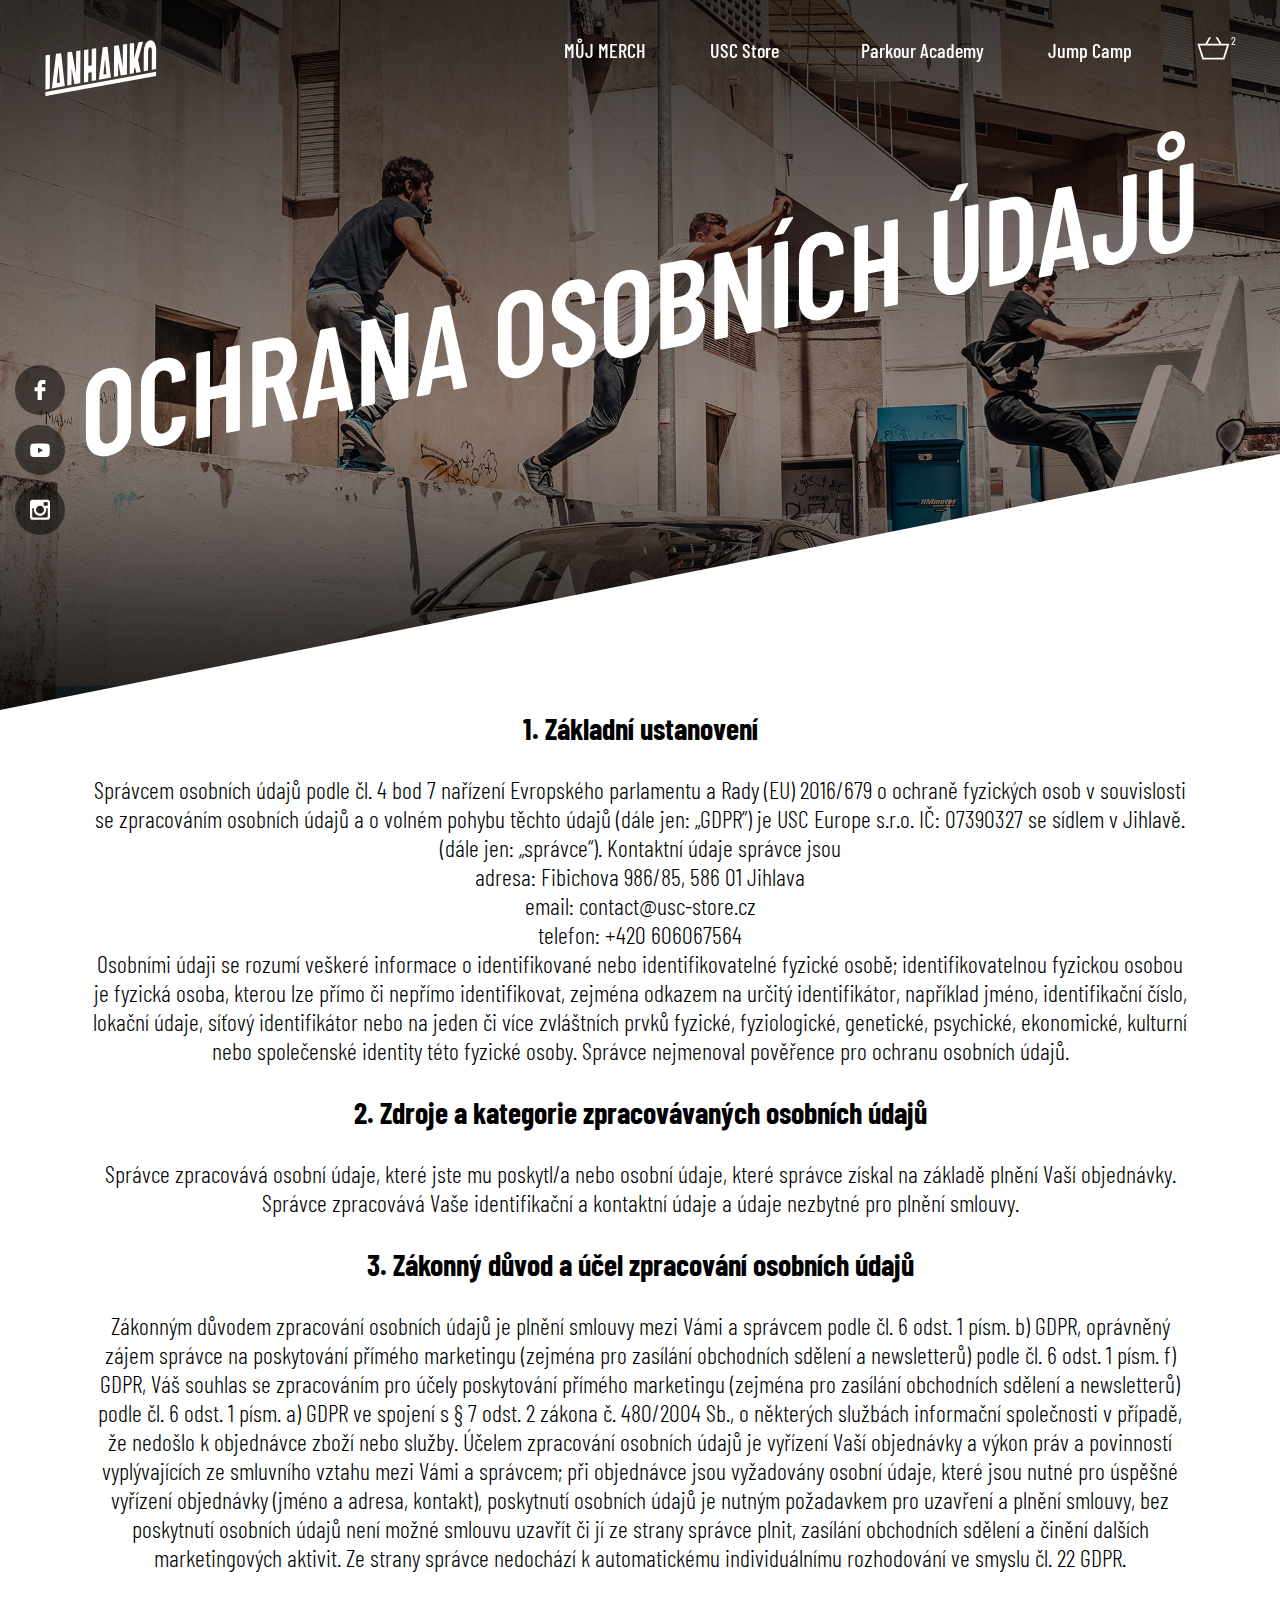
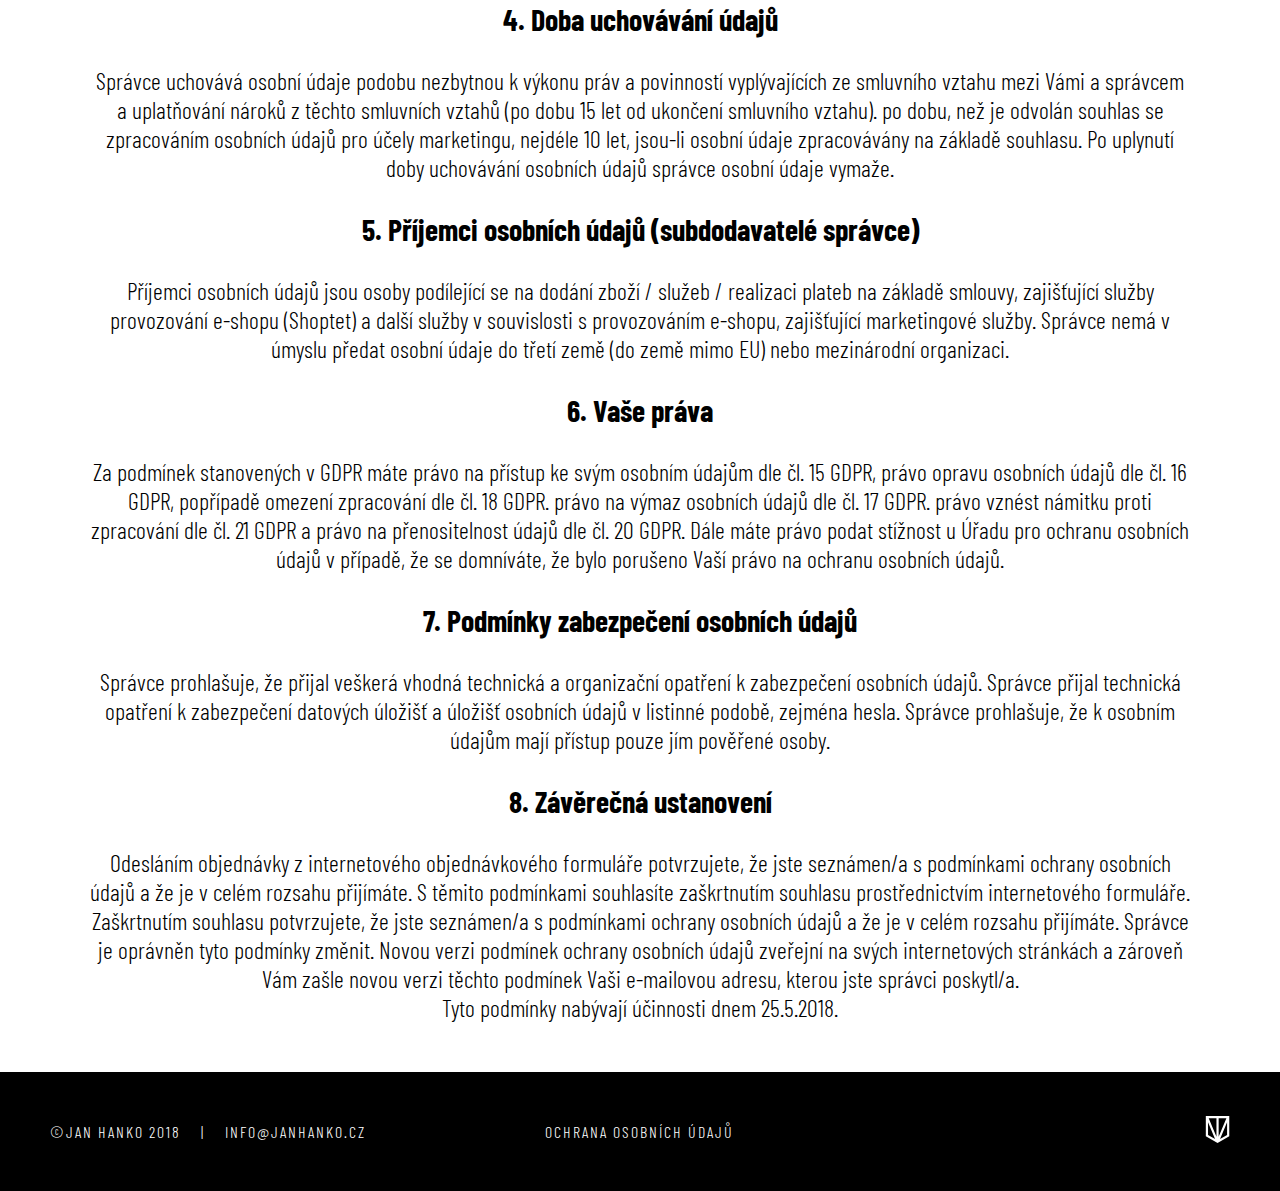
<file: udaje.html>
<!doctype html>
<html lang="cs">
<head>
<meta charset="utf-8"/>
<meta name="description" content="Jan Hanko" />
<meta name="keywords" content="jan hanko, parkour, jihlava, academy, youtube">
<meta name="author" content="Tomáš Menoušek & Matěj Brožek" />  
<meta http-equiv="X-UA-Compatible" content="IE=edge" />
<meta name="viewport" content="width=device-width, initial-scale=1.0">
<meta name="theme-color" content="#00b4ff">
<meta name="robots" content="index,follow">

<meta property="og:type" content="website" />
<meta property="og:title" content="Jan Hanko" />
<meta property="og:description" content="Jan Hanko" />
<meta property="og:image"  content="" />

<link rel="stylesheet" href="styly.css" type="text/css"/>
<link rel="apple-touch-icon" sizes="180x180" href="images/favicon-180x180.png">
<link rel="icon" href="images/favicon.png" />
<link rel="icon" sizes="64x64" href="images/favicon.png">
<link rel="icon" type="image/png" sizes="32x32" href="images/favicon-32x32.png">
<link rel="icon" type="image/png" sizes="16x16" href="images/favicon-16x16.png">

 <!-- JQUERY -->
 <!-- <script src="https://code.nath.co/src/jQuery.min.js"></script>-->
<script src="javascript/jQuery.min.js"></script>

<!-- FONTY -->
<link href="https://fonts.googleapis.com/css?family=Barlow+Condensed:300,400,500,600,700&display=swap" rel="stylesheet">

<title>Jan Hanko</title>

</head>	
<body>
	<div class="navbar">	
			<a class="logo-top" href="index.html">			
					<svg data-name="Vrstva 1" xmlns="http://www.w3.org/2000/svg" viewBox="0 0 78.71 42.04"><path d="M31.53,24.33c0-.12,0-.19.1-.2l2-.27c.06,0,.09.05.09.17l0,5.42,2.76-.51.12-20a.56.56,0,0,0-.07-.3.15.15,0,0,0-.16-.1L34,8.84c-.07,0-.12.06-.17.15a.79.79,0,0,0-.07.32l-.06,9.93c0,.13,0,.19-.1.2l-1.95.27c-.07,0-.1,0-.1-.16l.06-9.94a.56.56,0,0,0-.07-.3.15.15,0,0,0-.16-.1l-2.29.32c-.07,0-.12.06-.17.15a.66.66,0,0,0-.07.32l-.12,20.36,2.76-.51Z"/><path d="M43.87,7.86c0-.27-.11-.39-.25-.37L41,7.86c-.15,0-.23.17-.26.44L38.27,28.6,46,27.17ZM43,25.05l-1.68.24c-.08,0-.11-.05-.1-.17l1-9.55q0-.12.06-.12s0,0,.06.1l.76,9.31C43.12,25,43.09,25,43,25.05Z"/><path d="M50.69,18c0-.07,0-.11.05-.11s.06,0,.07.1l1.47,8,4-.73.12-19.14a.66.66,0,0,0-.07-.3c-.05-.08-.1-.12-.17-.11l-2.25.32a.23.23,0,0,0-.16.15.66.66,0,0,0-.07.32l-.09,13.55c0,.07,0,.12,0,.13s-.05,0-.06-.08L51,6.82c0-.24-.12-.35-.25-.33l-2.46.34c-.07,0-.12.06-.17.15a.68.68,0,0,0-.07.32l-.12,19.51,2.71-.5Z"/><path d="M60.75,22.86a1.59,1.59,0,0,1,0-.23l.58-2a.29.29,0,0,1,.08-.1s0,0,.06.09l.75,3.53,2.85-.53L63.4,16a1.11,1.11,0,0,1,0-.23l3-10.92a.74.74,0,0,0,0-.39.16.16,0,0,0-.19-.1l-2.42.34c-.12,0-.21.14-.28.37l-2.58,9.7c0,.1,0,.15-.07.14s-.05-.06-.05-.16l.06-9.2a.56.56,0,0,0-.07-.3c0-.08-.1-.12-.16-.11l-2.29.32a.22.22,0,0,0-.17.16.63.63,0,0,0-.07.32L58,25l2.76-.51Z"/><path d="M20.84,22.13c0-.07,0-.11.05-.12s.05,0,.06.1l1.72,9.37,3.72-.69.13-20.51a.57.57,0,0,0-.07-.31.16.16,0,0,0-.16-.1L24,10.19c-.07,0-.12.06-.17.15a.66.66,0,0,0-.07.32l-.08,13.55c0,.07,0,.12,0,.13s-.06,0-.07-.08L21.16,11c0-.23-.12-.34-.25-.33L18.44,11c-.07,0-.12.06-.17.15a.79.79,0,0,0-.07.32l-.12,20.89,2.71-.5Z"/><path d="M14.21,12q0-.42-.27-.39l-2.83.4c-.15,0-.24.18-.27.47L8.22,34.2l8.29-1.53Zm-.89,18.4-1.8.25c-.08,0-.12-.05-.1-.18l1-10.22c0-.08,0-.12.07-.12s.05,0,.06.1l.82,10Q13.41,30.39,13.32,30.41Z"/><polygon points="6.89 35.92 4.13 36.43 4.12 39.13 6.88 38.63 74.9 26.19 74.91 23.48 6.89 35.92"/><path d="M73.93,4.91a2.72,2.72,0,0,0-2.87-1.56,3.92,3.92,0,0,0-2.89,2.37,12,12,0,0,0-1.11,5.41L67,22.82c0,.12,0,.23,0,.34l2.75-.51.07-12.12a5.06,5.06,0,0,1,.34-1.93c.22-.5.51-.78.87-.83s.66.14.88.59a4.17,4.17,0,0,1,.32,1.83l-.07,12,2.75-.5v.12h0s0-.08,0-.12L75,10A10,10,0,0,0,73.93,4.91Z"/><path d="M6.89,34.45,7,13.06a.57.57,0,0,0-.07-.31.16.16,0,0,0-.16-.1L4.43,13c-.07,0-.12.06-.17.15a.66.66,0,0,0-.07.32L4.13,35l.79-.15Z"/></svg>
				</a>
				<div class="nav-row">
					<div class="nav-menu">
						<div class="nav-highlighted-row">
							<div class="nav-col">
								<div class="nav-link nav-highlighted">
									<a href="merch.html">MŮJ MERCH</a>
								</div>
							</div>
							<div class="nav-col">
								<div class="nav-link nav-highlighted">
									<a href="store.html">USC Store</a>
								</div>
							</div>
						</div>
						<div class="nav-col">
							<div class="nav-link nav-highlighted">
								<a href="academy.html">Parkour Academy</a>
							</div>
						</div>
						<div class="nav-col">
							<div class="nav-link nav-highlighted">
								<a href="jump.html">Jump Camp</a>
							</div>
						</div>
					</div>
					<div class="nav-col menu-icon">
						<div id="nav-menu-open" onclick="openNav()">				
							<svg xmlns="http://www.w3.org/2000/svg" viewBox="0 0 43.74 16.65"><g  data-name="Vrstva 2"><rect x="1.88" y="1.77" width="39.69" height="2.01"/><rect x="1.88" y="6.77" width="39.69" height="2.01"/><rect x="1.88" y="11.77" width="39.69" height="2.01"/></g></svg>
						</div>
					</div>
					 <div class="nav-col">
						<a class="nav-cart" href="">
							<svg xmlns="http://www.w3.org/2000/svg" viewBox="0 0 39.7 31.81"><g  data-name="Vrstva 2"><path d="M35.76,11.11H28.93L24.55,3.62H22.23l4.38,7.49H12.81l4.38-7.49H14.87l-4.38,7.49H1.56l.64,2L6.64,27l.64,2H32.14l.64-2,4.44-13.87.64-2ZM30.68,27H8.74L4.3,13.11H35.12Z"/></g></svg>
							<span class="cart-quantity">
								2
							</span>
						</a>
					 </div>
				</div>	
	</div>
	<header>
		
		<div class="page-top" id="podminky">
			<div class="page-top-wrapper">
				<div class="udaje-nadpis page-top-header nadpis">
					<h1>OCHRANA OSOBNÍCH ÚDAJŮ</h1>
				</div>
				<svg xmlns="http://www.w3.org/2000/svg" viewBox="0 0 100 100" preserveAspectRatio="none">
					<polygon fill="white" points="0,100 100,0 100,100"/>
				</svg>
			</div>
		</div>
	</header>
	<main>
		<div class="page-main">
			<div class="page-main-text text podminky-text">
				<h2>1. Základní ustanovení</h2>
				<br>
				<p>
					Správcem osobních údajů podle čl. 4 bod 7 nařízení Evropského parlamentu a Rady (EU) 2016/679 o ochraně fyzických osob v souvislosti se zpracováním osobních údajů a o volném pohybu těchto údajů (dále jen: „GDPR”) je USC Europe s.r.o. IČ: 07390327 se sídlem v Jihlavě. (dále jen: „správce“).
					Kontaktní údaje správce jsou
					<br>
					adresa: Fibichova 986/85, 586 01 Jihlava
					<br>
					email: contact@usc-store.cz
					<br>	
					telefon: +420 606067564
					<br>	
					Osobními údaji se rozumí veškeré informace o identifikované nebo identifikovatelné fyzické osobě; identifikovatelnou fyzickou osobou je fyzická osoba, kterou lze přímo či nepřímo identifikovat, zejména odkazem na určitý identifikátor, například jméno, identifikační číslo, lokační údaje, síťový identifikátor nebo na jeden či více zvláštních prvků fyzické, fyziologické, genetické, psychické, ekonomické, kulturní nebo společenské identity této fyzické osoby.
					Správce nejmenoval pověřence pro ochranu osobních údajů.
				</p>
				<br>
				<h2>2. Zdroje a kategorie zpracovávaných osobních údajů</h2>
				<br>
				<p>
					Správce zpracovává osobní údaje, které jste mu poskytl/a nebo osobní údaje, které správce získal na základě plnění Vaší objednávky.
					Správce zpracovává Vaše identifikační a kontaktní údaje a údaje nezbytné pro plnění smlouvy.
				</p>
				<br>
				<h2>3. Zákonný důvod a účel zpracování osobních údajů</h2>
				<br>
				<p>
					Zákonným důvodem zpracování osobních údajů je
					plnění smlouvy mezi Vámi a správcem podle čl. 6 odst. 1 písm. b) GDPR,
					oprávněný zájem správce na poskytování přímého marketingu (zejména pro zasílání obchodních sdělení a newsletterů) podle čl. 6 odst. 1 písm. f) GDPR,
					Váš souhlas se zpracováním pro účely poskytování přímého marketingu (zejména pro zasílání obchodních sdělení a newsletterů) podle čl. 6 odst. 1 písm. a) GDPR ve spojení s § 7 odst. 2 zákona č. 480/2004 Sb., o některých službách informační společnosti v případě, že nedošlo k objednávce zboží nebo služby.
					Účelem zpracování osobních údajů je
					vyřízení Vaší objednávky a výkon práv a povinností vyplývajících ze smluvního vztahu mezi Vámi a správcem; při objednávce jsou vyžadovány osobní údaje, které jsou nutné pro úspěšné vyřízení objednávky (jméno a adresa, kontakt), poskytnutí osobních údajů je nutným požadavkem pro uzavření a plnění smlouvy, bez poskytnutí osobních údajů není možné smlouvu uzavřít či jí ze strany správce plnit,
					zasílání obchodních sdělení a činění dalších marketingových aktivit.
					Ze strany správce nedochází k automatickému individuálnímu rozhodování ve smyslu čl. 22 GDPR.
				</p>
				<br>
				<h2>4. Doba uchovávání údajů</h2>
				<br>
				<p>
					Správce uchovává osobní údaje
					podobu nezbytnou k výkonu práv a povinností vyplývajících ze smluvního vztahu mezi Vámi a správcem a uplatňování nároků z těchto smluvních vztahů (po dobu 15 let od ukončení smluvního vztahu).
					po dobu, než je odvolán souhlas se zpracováním osobních údajů pro účely marketingu, nejdéle 10 let, jsou-li osobní údaje zpracovávány na základě souhlasu.
					Po uplynutí doby uchovávání osobních údajů správce osobní údaje vymaže.
				</p>
				<br>
				<h2>5. Příjemci osobních údajů (subdodavatelé správce)</h2>
				<br>
				<p>
					Příjemci osobních údajů jsou osoby
					podílející se na dodání zboží / služeb / realizaci plateb na základě smlouvy,
					zajišťující služby provozování e-shopu (Shoptet) a další služby v souvislosti s provozováním e-shopu,
					zajišťující marketingové služby.
					Správce nemá v úmyslu předat osobní údaje do třetí země (do země mimo EU) nebo mezinárodní organizaci.
				<p>
				<br>
				<h2>6. Vaše práva</h2>
				<br>		
				<p>
						Za podmínek stanovených v GDPR máte
						právo na přístup ke svým osobním údajům dle čl. 15 GDPR,
						právo opravu osobních údajů dle čl. 16 GDPR, popřípadě omezení zpracování dle čl. 18 GDPR.
						právo na výmaz osobních údajů dle čl. 17 GDPR.
						právo vznést námitku proti zpracování dle čl. 21 GDPR a
						právo na přenositelnost údajů dle čl. 20 GDPR.
						Dále máte právo podat stížnost u Úřadu pro ochranu osobních údajů v případě, že se domníváte, že bylo porušeno Vaší právo na ochranu osobních údajů.
						
				</p>
				<br>
				<h2>7. Podmínky zabezpečení osobních údajů</h2>
				<br>
				<p>
					Správce prohlašuje, že přijal veškerá vhodná technická a organizační opatření k zabezpečení osobních údajů.
					Správce přijal technická opatření k zabezpečení datových úložišť a úložišť osobních údajů v listinné podobě, zejména hesla.
					Správce prohlašuje, že k osobním údajům mají přístup pouze jím pověřené osoby.
				</p>
				<br>
				<h2>8. Závěrečná ustanovení</h2>
				<br>
				<p>
						Odesláním objednávky z internetového objednávkového formuláře potvrzujete, že jste seznámen/a s podmínkami ochrany osobních údajů a že je v celém rozsahu přijímáte.
						S těmito podmínkami souhlasíte zaškrtnutím souhlasu prostřednictvím internetového formuláře. Zaškrtnutím souhlasu potvrzujete, že jste seznámen/a s podmínkami ochrany osobních údajů a že je v celém rozsahu přijímáte.
						Správce je oprávněn tyto podmínky změnit. Novou verzi podmínek ochrany osobních údajů zveřejní na svých internetových stránkách a zároveň Vám zašle novou verzi těchto podmínek Vaši e-mailovou adresu, kterou jste správci poskytl/a.
						<br>
						Tyto podmínky nabývají účinnosti dnem 25.5.2018.
				</p>
			</div>
		</div>
	</main>
	<div class="body-social">
		<div class="social-row">
			<a class="social-bubble" href="https://www.facebook.com/janhankocz/" target="_blank">
				<svg   xmlns="http://www.w3.org/2000/svg" xmlns:xlink="http://www.w3.org/1999/xlink" x="0px" y="0px"
					width="96.124px" height="96.123px" viewBox="0 0 96.124 96.123" style="enable-background:new 0 0 96.124 96.123;"
					xml:space="preserve">
				<g>
					<path d="M72.089,0.02L59.624,0C45.62,0,36.57,9.285,36.57,23.656v10.907H24.037c-1.083,0-1.96,0.878-1.96,1.961v15.803
						c0,1.083,0.878,1.96,1.96,1.96h12.533v39.876c0,1.083,0.877,1.96,1.96,1.96h16.352c1.083,0,1.96-0.878,1.96-1.96V54.287h14.654
						c1.083,0,1.96-0.877,1.96-1.96l0.006-15.803c0-0.52-0.207-1.018-0.574-1.386c-0.367-0.368-0.867-0.575-1.387-0.575H56.842v-9.246
						c0-4.444,1.059-6.7,6.848-6.7l8.397-0.003c1.082,0,1.959-0.878,1.959-1.96V1.98C74.046,0.899,73.17,0.022,72.089,0.02z"/>
				</g>
				</svg>
			</a>
			<a class="social-bubble" href="https://www.youtube.com/user/pkhanzi" target="_blank">
					<svg data-name="Vrstva 1" xmlns="http://www.w3.org/2000/svg" viewBox="0 0 42.67 31.21"><path d="M41.43,5.5a5.24,5.24,0,0,0-3.71-3.73C34.45.88,21.33.88,21.33.88S8.22.88,4.94,1.77A5.24,5.24,0,0,0,1.24,5.5C.36,8.79.36,15.66.36,15.66s0,6.87.88,10.16a5.28,5.28,0,0,0,3.7,3.74c3.28.88,16.39.88,16.39.88s13.12,0,16.39-.88a5.27,5.27,0,0,0,3.71-3.74c.88-3.29.88-10.16.88-10.16S42.31,8.79,41.43,5.5ZM17,21.9V9.42l11,6.24Z"/></svg>
			</a>
			<a class="social-bubble" href="https://www.instagram.com/janhanko/?hl=cs" target="_blank">
				<svg  xmlns="http://www.w3.org/2000/svg" xmlns:xlink="http://www.w3.org/1999/xlink" x="0px" y="0px"
					width="97.395px" height="97.395px" viewBox="0 0 97.395 97.395" style="enable-background:new 0 0 97.395 97.395;"
					xml:space="preserve">
				<g>
					<path d="M12.501,0h72.393c6.875,0,12.5,5.09,12.5,12.5v72.395c0,7.41-5.625,12.5-12.5,12.5H12.501C5.624,97.395,0,92.305,0,84.895
						V12.5C0,5.09,5.624,0,12.501,0L12.501,0z M70.948,10.821c-2.412,0-4.383,1.972-4.383,4.385v10.495c0,2.412,1.971,4.385,4.383,4.385
						h11.008c2.412,0,4.385-1.973,4.385-4.385V15.206c0-2.413-1.973-4.385-4.385-4.385H70.948L70.948,10.821z M86.387,41.188h-8.572
						c0.811,2.648,1.25,5.453,1.25,8.355c0,16.2-13.556,29.332-30.275,29.332c-16.718,0-30.272-13.132-30.272-29.332
						c0-2.904,0.438-5.708,1.25-8.355h-8.945v41.141c0,2.129,1.742,3.872,3.872,3.872h67.822c2.13,0,3.872-1.742,3.872-3.872V41.188
						H86.387z M48.789,29.533c-10.802,0-19.56,8.485-19.56,18.953c0,10.468,8.758,18.953,19.56,18.953
						c10.803,0,19.562-8.485,19.562-18.953C68.351,38.018,59.593,29.533,48.789,29.533z"/>
				</g>
				</svg>
			</a>
		</div>
		
	</div>

	<footer>
		<div class="footer">
			<div class="footer-row">
					<div class="footer-col footer-mobile">
							<div class="footer-social-mobile">
								<a id="footer-social-mobile-facebook" href="https://www.facebook.com/janhankocz/" target="_blank">
									<svg xmlns="http://www.w3.org/2000/svg" xmlns:xlink="http://www.w3.org/1999/xlink" x="0px" y="0px"
										width="96.124px" height="96.123px" viewBox="0 0 96.124 96.123" style="enable-background:new 0 0 96.124 96.123;"
										xml:space="preserve">
									<g>
										<path d="M72.089,0.02L59.624,0C45.62,0,36.57,9.285,36.57,23.656v10.907H24.037c-1.083,0-1.96,0.878-1.96,1.961v15.803
											c0,1.083,0.878,1.96,1.96,1.96h12.533v39.876c0,1.083,0.877,1.96,1.96,1.96h16.352c1.083,0,1.96-0.878,1.96-1.96V54.287h14.654
											c1.083,0,1.96-0.877,1.96-1.96l0.006-15.803c0-0.52-0.207-1.018-0.574-1.386c-0.367-0.368-0.867-0.575-1.387-0.575H56.842v-9.246
											c0-4.444,1.059-6.7,6.848-6.7l8.397-0.003c1.082,0,1.959-0.878,1.959-1.96V1.98C74.046,0.899,73.17,0.022,72.089,0.02z"/>
									</g>
									</svg>
								</a>
							</div>
							<div class="footer-social-mobile">
									<a id="footer-social-mobile-youtube" href="https://www.youtube.com/user/pkhanzi" target="_blank">
										<svg data-name="Vrstva 1" xmlns="http://www.w3.org/2000/svg" viewBox="0 0 42.67 31.21"><path d="M41.43,5.5a5.24,5.24,0,0,0-3.71-3.73C34.45.88,21.33.88,21.33.88S8.22.88,4.94,1.77A5.24,5.24,0,0,0,1.24,5.5C.36,8.79.36,15.66.36,15.66s0,6.87.88,10.16a5.28,5.28,0,0,0,3.7,3.74c3.28.88,16.39.88,16.39.88s13.12,0,16.39-.88a5.27,5.27,0,0,0,3.71-3.74c.88-3.29.88-10.16.88-10.16S42.31,8.79,41.43,5.5ZM17,21.9V9.42l11,6.24Z"/></svg>
									</a>
								</div>
								<div class="footer-social-mobile">
										<a id="footer-social-mobile-instagram" href="https://www.instagram.com/janhanko/?hl=cs" target="_blank">
											<svg  xmlns="http://www.w3.org/2000/svg" xmlns:xlink="http://www.w3.org/1999/xlink" x="0px" y="0px"
												width="97.395px" height="97.395px" viewBox="0 0 97.395 97.395" style="enable-background:new 0 0 97.395 97.395;"
												xml:space="preserve">
											<g>
												<path d="M12.501,0h72.393c6.875,0,12.5,5.09,12.5,12.5v72.395c0,7.41-5.625,12.5-12.5,12.5H12.501C5.624,97.395,0,92.305,0,84.895
													V12.5C0,5.09,5.624,0,12.501,0L12.501,0z M70.948,10.821c-2.412,0-4.383,1.972-4.383,4.385v10.495c0,2.412,1.971,4.385,4.383,4.385
													h11.008c2.412,0,4.385-1.973,4.385-4.385V15.206c0-2.413-1.973-4.385-4.385-4.385H70.948L70.948,10.821z M86.387,41.188h-8.572
													c0.811,2.648,1.25,5.453,1.25,8.355c0,16.2-13.556,29.332-30.275,29.332c-16.718,0-30.272-13.132-30.272-29.332
													c0-2.904,0.438-5.708,1.25-8.355h-8.945v41.141c0,2.129,1.742,3.872,3.872,3.872h67.822c2.13,0,3.872-1.742,3.872-3.872V41.188
													H86.387z M48.789,29.533c-10.802,0-19.56,8.485-19.56,18.953c0,10.468,8.758,18.953,19.56,18.953
													c10.803,0,19.562-8.485,19.562-18.953C68.351,38.018,59.593,29.533,48.789,29.533z"/>
											</g>
											</svg>
										</a>
								</div>
						</div>
					<div class="footer-col footer-mobile footer-info-mobile-l">
						<div id="copyright-disclaimer-mobile">
							<p>©JAN HANKO 2018 &nbsp;&nbsp; | &nbsp;&nbsp; <a href="mailto:info@janhanko.cz">INFO@JANHANKO.CZ</a> &nbsp;&nbsp; | &nbsp;&nbsp; <a href="udaje.html">OCHRANA OSOBNÍCH ÚDAJŮ</a> </p>
						</div>
					</div>
					<div class="footer-col footer-mobile footer-info-mobile-s">
							<div class="footer-info-mobile-s-text">
								<p>©JAN HANKO 2018 </p>
							</div>
					</div>
					<div class="footer-col footer-mobile footer-info-mobile-s">
							<div class="footer-info-mobile-s-text">
								<a href="mailto:info@janhanko.cz">INFO@JANHANKO.CZ</a> 
							</div>
					</div>
					<div class="footer-col footer-mobile footer-info-mobile-s">
							<div class="footer-info-mobile-s-text">
								<a href="udaje.html">OCHRANA OSOBNÍCH ÚDAJŮ</a>
							</div>
					</div>
					<div class="footer-col footer-left">
						<div id="copyright">
							<p>©JAN HANKO 2018 &nbsp;&nbsp; | &nbsp;&nbsp; <a href="mailto:info@janhanko.cz">INFO@JANHANKO.CZ</a></p>
						</div>
					</div>
					<div class="footer-col footer-center">
						<div id="disclaimer-info">
							<a href="">OCHRANA OSOBNÍCH ÚDAJŮ</a>
						</div>
					</div>
				
				<div class="footer-col">
					<a id="author" href="http://tomeno.cz" target="_blank">	
						<svg data-name="Vrstva 1" xmlns="http://www.w3.org/2000/svg" viewBox="0 0 42.67 49.2"><path d="M1.39,1.81V36.39L21.43,48l20-11.57V1.81ZM23.3,5.55H36.54L23.3,37.2ZM19.56,37.2,6.32,5.55H19.56ZM5.13,12.4,17.18,41.19l-12-7ZM25.69,41.19l12-28.79V34.23Z"/></svg>
					</a>
				</div>
			</div>
		</div>
	</footer>
	<nav>
		<div id="menu">
			<a class="menu-logo-top" href="index.html">			
				<svg data-name="Vrstva 1" xmlns="http://www.w3.org/2000/svg" viewBox="0 0 78.71 42.04"><path d="M31.53,24.33c0-.12,0-.19.1-.2l2-.27c.06,0,.09.05.09.17l0,5.42,2.76-.51.12-20a.56.56,0,0,0-.07-.3.15.15,0,0,0-.16-.1L34,8.84c-.07,0-.12.06-.17.15a.79.79,0,0,0-.07.32l-.06,9.93c0,.13,0,.19-.1.2l-1.95.27c-.07,0-.1,0-.1-.16l.06-9.94a.56.56,0,0,0-.07-.3.15.15,0,0,0-.16-.1l-2.29.32c-.07,0-.12.06-.17.15a.66.66,0,0,0-.07.32l-.12,20.36,2.76-.51Z"/><path d="M43.87,7.86c0-.27-.11-.39-.25-.37L41,7.86c-.15,0-.23.17-.26.44L38.27,28.6,46,27.17ZM43,25.05l-1.68.24c-.08,0-.11-.05-.1-.17l1-9.55q0-.12.06-.12s0,0,.06.1l.76,9.31C43.12,25,43.09,25,43,25.05Z"/><path d="M50.69,18c0-.07,0-.11.05-.11s.06,0,.07.1l1.47,8,4-.73.12-19.14a.66.66,0,0,0-.07-.3c-.05-.08-.1-.12-.17-.11l-2.25.32a.23.23,0,0,0-.16.15.66.66,0,0,0-.07.32l-.09,13.55c0,.07,0,.12,0,.13s-.05,0-.06-.08L51,6.82c0-.24-.12-.35-.25-.33l-2.46.34c-.07,0-.12.06-.17.15a.68.68,0,0,0-.07.32l-.12,19.51,2.71-.5Z"/><path d="M60.75,22.86a1.59,1.59,0,0,1,0-.23l.58-2a.29.29,0,0,1,.08-.1s0,0,.06.09l.75,3.53,2.85-.53L63.4,16a1.11,1.11,0,0,1,0-.23l3-10.92a.74.74,0,0,0,0-.39.16.16,0,0,0-.19-.1l-2.42.34c-.12,0-.21.14-.28.37l-2.58,9.7c0,.1,0,.15-.07.14s-.05-.06-.05-.16l.06-9.2a.56.56,0,0,0-.07-.3c0-.08-.1-.12-.16-.11l-2.29.32a.22.22,0,0,0-.17.16.63.63,0,0,0-.07.32L58,25l2.76-.51Z"/><path d="M20.84,22.13c0-.07,0-.11.05-.12s.05,0,.06.1l1.72,9.37,3.72-.69.13-20.51a.57.57,0,0,0-.07-.31.16.16,0,0,0-.16-.1L24,10.19c-.07,0-.12.06-.17.15a.66.66,0,0,0-.07.32l-.08,13.55c0,.07,0,.12,0,.13s-.06,0-.07-.08L21.16,11c0-.23-.12-.34-.25-.33L18.44,11c-.07,0-.12.06-.17.15a.79.79,0,0,0-.07.32l-.12,20.89,2.71-.5Z"/><path d="M14.21,12q0-.42-.27-.39l-2.83.4c-.15,0-.24.18-.27.47L8.22,34.2l8.29-1.53Zm-.89,18.4-1.8.25c-.08,0-.12-.05-.1-.18l1-10.22c0-.08,0-.12.07-.12s.05,0,.06.1l.82,10Q13.41,30.39,13.32,30.41Z"/><polygon points="6.89 35.92 4.13 36.43 4.12 39.13 6.88 38.63 74.9 26.19 74.91 23.48 6.89 35.92"/><path d="M73.93,4.91a2.72,2.72,0,0,0-2.87-1.56,3.92,3.92,0,0,0-2.89,2.37,12,12,0,0,0-1.11,5.41L67,22.82c0,.12,0,.23,0,.34l2.75-.51.07-12.12a5.06,5.06,0,0,1,.34-1.93c.22-.5.51-.78.87-.83s.66.14.88.59a4.17,4.17,0,0,1,.32,1.83l-.07,12,2.75-.5v.12h0s0-.08,0-.12L75,10A10,10,0,0,0,73.93,4.91Z"/><path d="M6.89,34.45,7,13.06a.57.57,0,0,0-.07-.31.16.16,0,0,0-.16-.1L4.43,13c-.07,0-.12.06-.17.15a.66.66,0,0,0-.07.32L4.13,35l.79-.15Z"/></svg>
			</a>
			<div class="close" onclick="closeNav(); Losefocus();">				
				<svg xmlns="http://www.w3.org/2000/svg" viewBox="0 0 31.29 29.84"><g  data-name="Vrstva 2"><polygon points="28.62 3.19 27.2 1.78 15.47 13.51 3.75 1.78 2.33 3.19 14.06 14.92 2.33 26.65 3.75 28.06 15.47 16.34 27.2 28.06 28.62 26.65 16.89 14.92 28.62 3.19"/></g></svg>
			</div>
			<div id="menu-content">
				<div class="menu-content-highlighted">
					<a class="menu-content-item" href="merch.html">
						<h2>MŮJ MERCH</h2>
					</a>
					<a class="menu-content-item" href="store.html">
						<h2>USC STORE</h2>
					</a>
				</div>
				<a class="menu-content-item" href="academy.html">
					<h3>PARKOUR ACADEMY</h3>
				</a>
				<a class="menu-content-item" href="jump.html">
					<h3>JUMP CAMP</h3>
				</a>
			</div>
		</div>
	</nav>
	
<script src="javascript/front.js"> </script>	
<script src="javascript/menuScrollTransition.js"> </script>
</body>
</html>
</file>
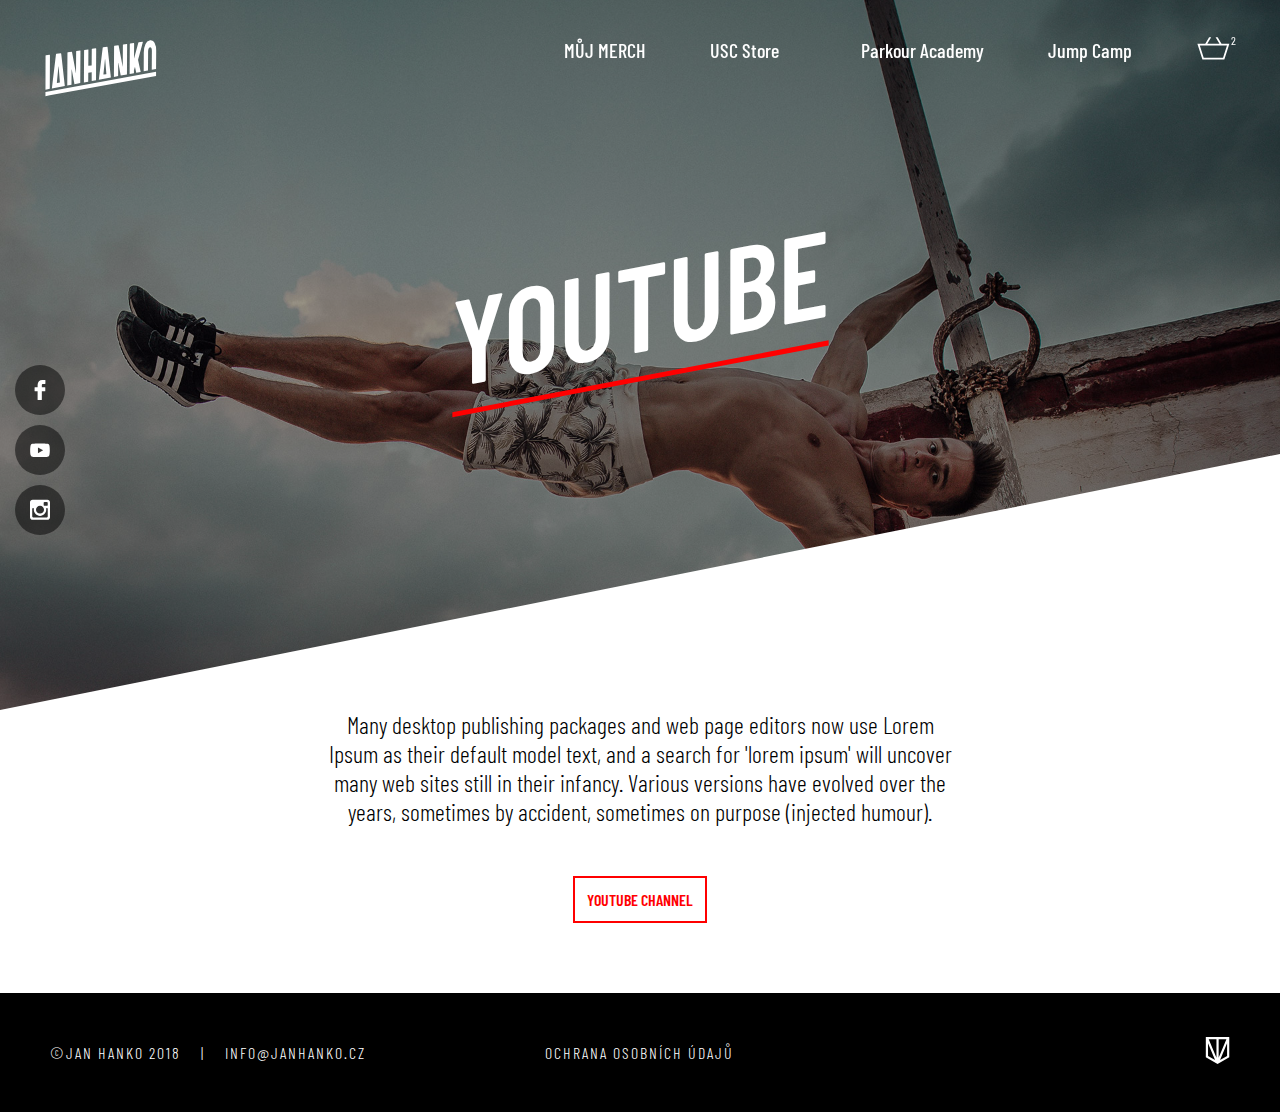
<file: youtube.html>
<!doctype html>
<html lang="cs">
<head>
<meta charset="utf-8"/>
<meta name="description" content="Jan Hanko" />
<meta name="keywords" content="jan hanko, parkour, jihlava, academy, youtube">
<meta name="author" content="Tomáš Menoušek & Matěj Brožek" />  
<meta http-equiv="X-UA-Compatible" content="IE=edge" />
<meta name="viewport" content="width=device-width, initial-scale=1.0">
<meta name="theme-color" content="#00b4ff">
<meta name="robots" content="index,follow">

<meta property="og:type" content="website" />
<meta property="og:title" content="Jan Hanko" />
<meta property="og:description" content="Jan Hanko" />
<meta property="og:image"  content="" />

<link rel="stylesheet" href="styly.css" type="text/css"/>
<link rel="apple-touch-icon" sizes="180x180" href="images/favicon-180x180.png">
<link rel="icon" href="images/favicon.png" />
<link rel="icon" sizes="64x64" href="images/favicon.png">
<link rel="icon" type="image/png" sizes="32x32" href="images/favicon-32x32.png">
<link rel="icon" type="image/png" sizes="16x16" href="images/favicon-16x16.png">

 <!-- JQUERY -->
 <!-- <script src="https://code.nath.co/src/jQuery.min.js"></script>-->
<script src="javascript/jQuery.min.js"></script>

<!-- FONTY -->
<link href="https://fonts.googleapis.com/css?family=Barlow+Condensed:300,400,500,600,700&display=swap" rel="stylesheet">

<title>Jan Hanko</title>

</head>	
<body>
	<div class="navbar">	
			<a class="logo-top" href="index.html">			
					<svg data-name="Vrstva 1" xmlns="http://www.w3.org/2000/svg" viewBox="0 0 78.71 42.04"><path d="M31.53,24.33c0-.12,0-.19.1-.2l2-.27c.06,0,.09.05.09.17l0,5.42,2.76-.51.12-20a.56.56,0,0,0-.07-.3.15.15,0,0,0-.16-.1L34,8.84c-.07,0-.12.06-.17.15a.79.79,0,0,0-.07.32l-.06,9.93c0,.13,0,.19-.1.2l-1.95.27c-.07,0-.1,0-.1-.16l.06-9.94a.56.56,0,0,0-.07-.3.15.15,0,0,0-.16-.1l-2.29.32c-.07,0-.12.06-.17.15a.66.66,0,0,0-.07.32l-.12,20.36,2.76-.51Z"/><path d="M43.87,7.86c0-.27-.11-.39-.25-.37L41,7.86c-.15,0-.23.17-.26.44L38.27,28.6,46,27.17ZM43,25.05l-1.68.24c-.08,0-.11-.05-.1-.17l1-9.55q0-.12.06-.12s0,0,.06.1l.76,9.31C43.12,25,43.09,25,43,25.05Z"/><path d="M50.69,18c0-.07,0-.11.05-.11s.06,0,.07.1l1.47,8,4-.73.12-19.14a.66.66,0,0,0-.07-.3c-.05-.08-.1-.12-.17-.11l-2.25.32a.23.23,0,0,0-.16.15.66.66,0,0,0-.07.32l-.09,13.55c0,.07,0,.12,0,.13s-.05,0-.06-.08L51,6.82c0-.24-.12-.35-.25-.33l-2.46.34c-.07,0-.12.06-.17.15a.68.68,0,0,0-.07.32l-.12,19.51,2.71-.5Z"/><path d="M60.75,22.86a1.59,1.59,0,0,1,0-.23l.58-2a.29.29,0,0,1,.08-.1s0,0,.06.09l.75,3.53,2.85-.53L63.4,16a1.11,1.11,0,0,1,0-.23l3-10.92a.74.74,0,0,0,0-.39.16.16,0,0,0-.19-.1l-2.42.34c-.12,0-.21.14-.28.37l-2.58,9.7c0,.1,0,.15-.07.14s-.05-.06-.05-.16l.06-9.2a.56.56,0,0,0-.07-.3c0-.08-.1-.12-.16-.11l-2.29.32a.22.22,0,0,0-.17.16.63.63,0,0,0-.07.32L58,25l2.76-.51Z"/><path d="M20.84,22.13c0-.07,0-.11.05-.12s.05,0,.06.1l1.72,9.37,3.72-.69.13-20.51a.57.57,0,0,0-.07-.31.16.16,0,0,0-.16-.1L24,10.19c-.07,0-.12.06-.17.15a.66.66,0,0,0-.07.32l-.08,13.55c0,.07,0,.12,0,.13s-.06,0-.07-.08L21.16,11c0-.23-.12-.34-.25-.33L18.44,11c-.07,0-.12.06-.17.15a.79.79,0,0,0-.07.32l-.12,20.89,2.71-.5Z"/><path d="M14.21,12q0-.42-.27-.39l-2.83.4c-.15,0-.24.18-.27.47L8.22,34.2l8.29-1.53Zm-.89,18.4-1.8.25c-.08,0-.12-.05-.1-.18l1-10.22c0-.08,0-.12.07-.12s.05,0,.06.1l.82,10Q13.41,30.39,13.32,30.41Z"/><polygon points="6.89 35.92 4.13 36.43 4.12 39.13 6.88 38.63 74.9 26.19 74.91 23.48 6.89 35.92"/><path d="M73.93,4.91a2.72,2.72,0,0,0-2.87-1.56,3.92,3.92,0,0,0-2.89,2.37,12,12,0,0,0-1.11,5.41L67,22.82c0,.12,0,.23,0,.34l2.75-.51.07-12.12a5.06,5.06,0,0,1,.34-1.93c.22-.5.51-.78.87-.83s.66.14.88.59a4.17,4.17,0,0,1,.32,1.83l-.07,12,2.75-.5v.12h0s0-.08,0-.12L75,10A10,10,0,0,0,73.93,4.91Z"/><path d="M6.89,34.45,7,13.06a.57.57,0,0,0-.07-.31.16.16,0,0,0-.16-.1L4.43,13c-.07,0-.12.06-.17.15a.66.66,0,0,0-.07.32L4.13,35l.79-.15Z"/></svg>
				</a>
				<div class="nav-row">
					<div class="nav-menu">
						<div class="nav-highlighted-row">
							<div class="nav-col">
								<div class="nav-link nav-highlighted">
									<a href="merch.html">MŮJ MERCH</a>
								</div>
							</div>
							<div class="nav-col">
								<div class="nav-link nav-highlighted">
									<a href="store.html">USC Store</a>
								</div>
							</div>
						</div>
						<div class="nav-col">
							<div class="nav-link nav-highlighted">
								<a href="academy.html">Parkour Academy</a>
							</div>
						</div>
						<div class="nav-col">
							<div class="nav-link nav-highlighted">
								<a href="jump.html">Jump Camp</a>
							</div>
						</div>
					</div>
					<div class="nav-col menu-icon">
						<div id="nav-menu-open" onclick="openNav()">				
							<svg xmlns="http://www.w3.org/2000/svg" viewBox="0 0 43.74 16.65"><g  data-name="Vrstva 2"><rect x="1.88" y="1.77" width="39.69" height="2.01"/><rect x="1.88" y="6.77" width="39.69" height="2.01"/><rect x="1.88" y="11.77" width="39.69" height="2.01"/></g></svg>
						</div>
					</div>
					 <div class="nav-col">
						<a class="nav-cart" href="">
							<svg xmlns="http://www.w3.org/2000/svg" viewBox="0 0 39.7 31.81"><g  data-name="Vrstva 2"><path d="M35.76,11.11H28.93L24.55,3.62H22.23l4.38,7.49H12.81l4.38-7.49H14.87l-4.38,7.49H1.56l.64,2L6.64,27l.64,2H32.14l.64-2,4.44-13.87.64-2ZM30.68,27H8.74L4.3,13.11H35.12Z"/></g></svg>
							<span class="cart-quantity">
								2
							</span>
						</a>
					 </div>
				</div>	
	</div>
	<header>
		
		<div class="page-top" id="youtube">
			<div class="page-top-wrapper">
				<div class="page-top-header nadpis">
					<h1>YOUTUBE</h1>
				</div>
				<svg xmlns="http://www.w3.org/2000/svg" viewBox="0 0 100 100" preserveAspectRatio="none">
					<polygon fill="white" points="0,100 100,0 100,100"/>
				</svg>
			</div>
		</div>
	</header>
	<main>
		<div class="page-main">
			<div class="page-main-text text">
				<p>
					Many desktop publishing packages and web page editors
					now use Lorem Ipsum as their default model text,
					and a search for 'lorem ipsum' will uncover many web sites
					still in their infancy. Various versions have evolved over
					the years, sometimes by accident, sometimes on purpose
					(injected humour).
				</p>
			</div>
			<a class="page-main-button" id="youtube-button" href="https://www.youtube.com/user/pkhanzi" target="_blank">
				YOUTUBE CHANNEL
			</a>
		</div>
	</main>
	<div class="body-social">
		<div class="social-row">
			<a class="social-bubble" href="https://www.facebook.com/janhankocz/" target="_blank">
				<svg   xmlns="http://www.w3.org/2000/svg" xmlns:xlink="http://www.w3.org/1999/xlink" x="0px" y="0px"
					width="96.124px" height="96.123px" viewBox="0 0 96.124 96.123" style="enable-background:new 0 0 96.124 96.123;"
					xml:space="preserve">
				<g>
					<path d="M72.089,0.02L59.624,0C45.62,0,36.57,9.285,36.57,23.656v10.907H24.037c-1.083,0-1.96,0.878-1.96,1.961v15.803
						c0,1.083,0.878,1.96,1.96,1.96h12.533v39.876c0,1.083,0.877,1.96,1.96,1.96h16.352c1.083,0,1.96-0.878,1.96-1.96V54.287h14.654
						c1.083,0,1.96-0.877,1.96-1.96l0.006-15.803c0-0.52-0.207-1.018-0.574-1.386c-0.367-0.368-0.867-0.575-1.387-0.575H56.842v-9.246
						c0-4.444,1.059-6.7,6.848-6.7l8.397-0.003c1.082,0,1.959-0.878,1.959-1.96V1.98C74.046,0.899,73.17,0.022,72.089,0.02z"/>
				</g>
				</svg>
			</a>
			<a class="social-bubble" href="https://www.youtube.com/user/pkhanzi" target="_blank">
					<svg data-name="Vrstva 1" xmlns="http://www.w3.org/2000/svg" viewBox="0 0 42.67 31.21"><path d="M41.43,5.5a5.24,5.24,0,0,0-3.71-3.73C34.45.88,21.33.88,21.33.88S8.22.88,4.94,1.77A5.24,5.24,0,0,0,1.24,5.5C.36,8.79.36,15.66.36,15.66s0,6.87.88,10.16a5.28,5.28,0,0,0,3.7,3.74c3.28.88,16.39.88,16.39.88s13.12,0,16.39-.88a5.27,5.27,0,0,0,3.71-3.74c.88-3.29.88-10.16.88-10.16S42.31,8.79,41.43,5.5ZM17,21.9V9.42l11,6.24Z"/></svg>
			</a>
			<a class="social-bubble" href="https://www.instagram.com/janhanko/?hl=cs" target="_blank">
				<svg  xmlns="http://www.w3.org/2000/svg" xmlns:xlink="http://www.w3.org/1999/xlink" x="0px" y="0px"
					width="97.395px" height="97.395px" viewBox="0 0 97.395 97.395" style="enable-background:new 0 0 97.395 97.395;"
					xml:space="preserve">
				<g>
					<path d="M12.501,0h72.393c6.875,0,12.5,5.09,12.5,12.5v72.395c0,7.41-5.625,12.5-12.5,12.5H12.501C5.624,97.395,0,92.305,0,84.895
						V12.5C0,5.09,5.624,0,12.501,0L12.501,0z M70.948,10.821c-2.412,0-4.383,1.972-4.383,4.385v10.495c0,2.412,1.971,4.385,4.383,4.385
						h11.008c2.412,0,4.385-1.973,4.385-4.385V15.206c0-2.413-1.973-4.385-4.385-4.385H70.948L70.948,10.821z M86.387,41.188h-8.572
						c0.811,2.648,1.25,5.453,1.25,8.355c0,16.2-13.556,29.332-30.275,29.332c-16.718,0-30.272-13.132-30.272-29.332
						c0-2.904,0.438-5.708,1.25-8.355h-8.945v41.141c0,2.129,1.742,3.872,3.872,3.872h67.822c2.13,0,3.872-1.742,3.872-3.872V41.188
						H86.387z M48.789,29.533c-10.802,0-19.56,8.485-19.56,18.953c0,10.468,8.758,18.953,19.56,18.953
						c10.803,0,19.562-8.485,19.562-18.953C68.351,38.018,59.593,29.533,48.789,29.533z"/>
				</g>
				</svg>
			</a>
		</div>
	</div>

	<footer>
		<div class="footer">
			<div class="footer-row">
					<div class="footer-col footer-mobile">
							<div class="footer-social-mobile">
								<a id="footer-social-mobile-facebook" href="https://www.facebook.com/janhankocz/" target="_blank">
									<svg xmlns="http://www.w3.org/2000/svg" xmlns:xlink="http://www.w3.org/1999/xlink" x="0px" y="0px"
										width="96.124px" height="96.123px" viewBox="0 0 96.124 96.123" style="enable-background:new 0 0 96.124 96.123;"
										xml:space="preserve">
									<g>
										<path d="M72.089,0.02L59.624,0C45.62,0,36.57,9.285,36.57,23.656v10.907H24.037c-1.083,0-1.96,0.878-1.96,1.961v15.803
											c0,1.083,0.878,1.96,1.96,1.96h12.533v39.876c0,1.083,0.877,1.96,1.96,1.96h16.352c1.083,0,1.96-0.878,1.96-1.96V54.287h14.654
											c1.083,0,1.96-0.877,1.96-1.96l0.006-15.803c0-0.52-0.207-1.018-0.574-1.386c-0.367-0.368-0.867-0.575-1.387-0.575H56.842v-9.246
											c0-4.444,1.059-6.7,6.848-6.7l8.397-0.003c1.082,0,1.959-0.878,1.959-1.96V1.98C74.046,0.899,73.17,0.022,72.089,0.02z"/>
									</g>
									</svg>
								</a>
							</div>
							<div class="footer-social-mobile">
									<a id="footer-social-mobile-youtube" href="https://www.youtube.com/user/pkhanzi" target="_blank">
										<svg data-name="Vrstva 1" xmlns="http://www.w3.org/2000/svg" viewBox="0 0 42.67 31.21"><path d="M41.43,5.5a5.24,5.24,0,0,0-3.71-3.73C34.45.88,21.33.88,21.33.88S8.22.88,4.94,1.77A5.24,5.24,0,0,0,1.24,5.5C.36,8.79.36,15.66.36,15.66s0,6.87.88,10.16a5.28,5.28,0,0,0,3.7,3.74c3.28.88,16.39.88,16.39.88s13.12,0,16.39-.88a5.27,5.27,0,0,0,3.71-3.74c.88-3.29.88-10.16.88-10.16S42.31,8.79,41.43,5.5ZM17,21.9V9.42l11,6.24Z"/></svg>
									</a>
								</div>
								<div class="footer-social-mobile">
										<a id="footer-social-mobile-instagram" href="https://www.instagram.com/janhanko/?hl=cs" target="_blank">
											<svg  xmlns="http://www.w3.org/2000/svg" xmlns:xlink="http://www.w3.org/1999/xlink" x="0px" y="0px"
												width="97.395px" height="97.395px" viewBox="0 0 97.395 97.395" style="enable-background:new 0 0 97.395 97.395;"
												xml:space="preserve">
											<g>
												<path d="M12.501,0h72.393c6.875,0,12.5,5.09,12.5,12.5v72.395c0,7.41-5.625,12.5-12.5,12.5H12.501C5.624,97.395,0,92.305,0,84.895
													V12.5C0,5.09,5.624,0,12.501,0L12.501,0z M70.948,10.821c-2.412,0-4.383,1.972-4.383,4.385v10.495c0,2.412,1.971,4.385,4.383,4.385
													h11.008c2.412,0,4.385-1.973,4.385-4.385V15.206c0-2.413-1.973-4.385-4.385-4.385H70.948L70.948,10.821z M86.387,41.188h-8.572
													c0.811,2.648,1.25,5.453,1.25,8.355c0,16.2-13.556,29.332-30.275,29.332c-16.718,0-30.272-13.132-30.272-29.332
													c0-2.904,0.438-5.708,1.25-8.355h-8.945v41.141c0,2.129,1.742,3.872,3.872,3.872h67.822c2.13,0,3.872-1.742,3.872-3.872V41.188
													H86.387z M48.789,29.533c-10.802,0-19.56,8.485-19.56,18.953c0,10.468,8.758,18.953,19.56,18.953
													c10.803,0,19.562-8.485,19.562-18.953C68.351,38.018,59.593,29.533,48.789,29.533z"/>
											</g>
											</svg>
										</a>
								</div>
						</div>
					<div class="footer-col footer-mobile footer-info-mobile-l">
						<div id="copyright-disclaimer-mobile">
							<p>©JAN HANKO 2018 &nbsp;&nbsp; | &nbsp;&nbsp; <a href="mailto:info@janhanko.cz">INFO@JANHANKO.CZ</a> &nbsp;&nbsp; | &nbsp;&nbsp; <a href="udaje.html">OCHRANA OSOBNÍCH ÚDAJŮ</a> </p>
						</div>
					</div>
					<div class="footer-col footer-mobile footer-info-mobile-s">
							<div class="footer-info-mobile-s-text">
								<p>©JAN HANKO 2018 </p>
							</div>
					</div>
					<div class="footer-col footer-mobile footer-info-mobile-s">
							<div class="footer-info-mobile-s-text">
								<a href="mailto:info@janhanko.cz">INFO@JANHANKO.CZ</a> 
							</div>
					</div>
					<div class="footer-col footer-mobile footer-info-mobile-s">
							<div class="footer-info-mobile-s-text">
								<a href="udaje.html">OCHRANA OSOBNÍCH ÚDAJŮ</a>
							</div>
					</div>
					<div class="footer-col footer-left">
						<div id="copyright">
							<p>©JAN HANKO 2018 &nbsp;&nbsp; | &nbsp;&nbsp; <a href="mailto:info@janhanko.cz">INFO@JANHANKO.CZ</a></p>
						</div>
					</div>
					<div class="footer-col footer-center">
						<div id="disclaimer-info">
							<a href="udaje.html">OCHRANA OSOBNÍCH ÚDAJŮ</a>
						</div>
					</div>
				
				<div class="footer-col">
					<a id="author" href="http://tomeno.cz" target="_blank">	
						<svg data-name="Vrstva 1" xmlns="http://www.w3.org/2000/svg" viewBox="0 0 42.67 49.2"><path d="M1.39,1.81V36.39L21.43,48l20-11.57V1.81ZM23.3,5.55H36.54L23.3,37.2ZM19.56,37.2,6.32,5.55H19.56ZM5.13,12.4,17.18,41.19l-12-7ZM25.69,41.19l12-28.79V34.23Z"/></svg>
					</a>
				</div>
			</div>
		</div>
	</footer>
	<nav>
		<div id="menu">
			<a class="menu-logo-top" href="index.html">			
				<svg data-name="Vrstva 1" xmlns="http://www.w3.org/2000/svg" viewBox="0 0 78.71 42.04"><path d="M31.53,24.33c0-.12,0-.19.1-.2l2-.27c.06,0,.09.05.09.17l0,5.42,2.76-.51.12-20a.56.56,0,0,0-.07-.3.15.15,0,0,0-.16-.1L34,8.84c-.07,0-.12.06-.17.15a.79.79,0,0,0-.07.32l-.06,9.93c0,.13,0,.19-.1.2l-1.95.27c-.07,0-.1,0-.1-.16l.06-9.94a.56.56,0,0,0-.07-.3.15.15,0,0,0-.16-.1l-2.29.32c-.07,0-.12.06-.17.15a.66.66,0,0,0-.07.32l-.12,20.36,2.76-.51Z"/><path d="M43.87,7.86c0-.27-.11-.39-.25-.37L41,7.86c-.15,0-.23.17-.26.44L38.27,28.6,46,27.17ZM43,25.05l-1.68.24c-.08,0-.11-.05-.1-.17l1-9.55q0-.12.06-.12s0,0,.06.1l.76,9.31C43.12,25,43.09,25,43,25.05Z"/><path d="M50.69,18c0-.07,0-.11.05-.11s.06,0,.07.1l1.47,8,4-.73.12-19.14a.66.66,0,0,0-.07-.3c-.05-.08-.1-.12-.17-.11l-2.25.32a.23.23,0,0,0-.16.15.66.66,0,0,0-.07.32l-.09,13.55c0,.07,0,.12,0,.13s-.05,0-.06-.08L51,6.82c0-.24-.12-.35-.25-.33l-2.46.34c-.07,0-.12.06-.17.15a.68.68,0,0,0-.07.32l-.12,19.51,2.71-.5Z"/><path d="M60.75,22.86a1.59,1.59,0,0,1,0-.23l.58-2a.29.29,0,0,1,.08-.1s0,0,.06.09l.75,3.53,2.85-.53L63.4,16a1.11,1.11,0,0,1,0-.23l3-10.92a.74.74,0,0,0,0-.39.16.16,0,0,0-.19-.1l-2.42.34c-.12,0-.21.14-.28.37l-2.58,9.7c0,.1,0,.15-.07.14s-.05-.06-.05-.16l.06-9.2a.56.56,0,0,0-.07-.3c0-.08-.1-.12-.16-.11l-2.29.32a.22.22,0,0,0-.17.16.63.63,0,0,0-.07.32L58,25l2.76-.51Z"/><path d="M20.84,22.13c0-.07,0-.11.05-.12s.05,0,.06.1l1.72,9.37,3.72-.69.13-20.51a.57.57,0,0,0-.07-.31.16.16,0,0,0-.16-.1L24,10.19c-.07,0-.12.06-.17.15a.66.66,0,0,0-.07.32l-.08,13.55c0,.07,0,.12,0,.13s-.06,0-.07-.08L21.16,11c0-.23-.12-.34-.25-.33L18.44,11c-.07,0-.12.06-.17.15a.79.79,0,0,0-.07.32l-.12,20.89,2.71-.5Z"/><path d="M14.21,12q0-.42-.27-.39l-2.83.4c-.15,0-.24.18-.27.47L8.22,34.2l8.29-1.53Zm-.89,18.4-1.8.25c-.08,0-.12-.05-.1-.18l1-10.22c0-.08,0-.12.07-.12s.05,0,.06.1l.82,10Q13.41,30.39,13.32,30.41Z"/><polygon points="6.89 35.92 4.13 36.43 4.12 39.13 6.88 38.63 74.9 26.19 74.91 23.48 6.89 35.92"/><path d="M73.93,4.91a2.72,2.72,0,0,0-2.87-1.56,3.92,3.92,0,0,0-2.89,2.37,12,12,0,0,0-1.11,5.41L67,22.82c0,.12,0,.23,0,.34l2.75-.51.07-12.12a5.06,5.06,0,0,1,.34-1.93c.22-.5.51-.78.87-.83s.66.14.88.59a4.17,4.17,0,0,1,.32,1.83l-.07,12,2.75-.5v.12h0s0-.08,0-.12L75,10A10,10,0,0,0,73.93,4.91Z"/><path d="M6.89,34.45,7,13.06a.57.57,0,0,0-.07-.31.16.16,0,0,0-.16-.1L4.43,13c-.07,0-.12.06-.17.15a.66.66,0,0,0-.07.32L4.13,35l.79-.15Z"/></svg>
			</a>
			<div class="close" onclick="closeNav(); Losefocus();">				
				<svg xmlns="http://www.w3.org/2000/svg" viewBox="0 0 31.29 29.84"><g  data-name="Vrstva 2"><polygon points="28.62 3.19 27.2 1.78 15.47 13.51 3.75 1.78 2.33 3.19 14.06 14.92 2.33 26.65 3.75 28.06 15.47 16.34 27.2 28.06 28.62 26.65 16.89 14.92 28.62 3.19"/></g></svg>
			</div>
			<div id="menu-content">
				<div class="menu-content-highlighted">
					<a class="menu-content-item" href="merch.html">
						<h2>MŮJ MERCH</h2>
					</a>
					<a class="menu-content-item" href="store.html">
						<h2>USC STORE</h2>
					</a>
				</div>
				<a class="menu-content-item" href="academy.html">
					<h3>PARKOUR ACADEMY</h3>
				</a>
				<a class="menu-content-item" href="jump.html">
					<h3>JUMP CAMP</h3>
				</a>
			</div>
		</div>
	</nav>
	
<script src="javascript/front.js"> </script>	
<script src="javascript/menuScrollTransition.js"> </script>

</body>
</html>
</file>
<file: styly.css>
* {
margin: 0;
padding: 0;
}

h1 {
	font-size: 1em;
}

h2 {
	font-size: 1em;
}

h3 {
	font-size: 1em;
}

.nadpis {
	font-family: 'Barlow Condensed', sans-serif;
	color: white;
}

.nadpis h1 {
	font-weight: 600;
}

.text {
	font-family: 'Barlow Condensed', sans-serif;
	color: black;
}

.text p {
	font-weight: 300;
}

/* MAIN NAV */


.navbar {
	height: 100px;
	width: 100%;
	position: fixed;
	background: transparent;
	z-index: 9;
	transition: 0.3s;
}

.nav-row {
	height: 100%;
	float: right;
	display: flex;
	flex-direction: row;
	align-items: center;
	margin-right: 17px;
}

.nav-menu {
	height: 100%;
	display: inherit;
	align-items: inherit;
}

.nav-highlighted-row {
	margin-right: 18px;
	display: flex;
	flex-direction: row;
}

.nav-col {
	margin: 0 32px 0 32px;
}

.nav-link {
	font-family: 'Barlow Condensed', sans-serif;
	color: white;
	font-size: 18px;
}

.nav-link a {
	font-weight: 400;
	color: white;
	text-decoration: none;
	transition: 0.3s;
}

.nav-link a:hover {
	text-decoration: underline;
}


.nav-highlighted a {
	font-weight: 500;
	font-size: 20px;
}

.menu-icon {
	display: none;
}

#nav-menu-open {
	position: relative;
	top: 2px;
	transition: 0.3s;
}

#nav-menu-open svg {
	fill: white;
	width: 45px;
}

#nav-menu-open:hover {
	opacity: 0.5;
	cursor: pointer;
}

.nav-cart {
	position: relative;
	width: 35px;
	
	transition: 0.3s;
}

.nav-cart svg {
	width: 35px;
	fill: white;
	position: relative;
}

.nav-cart:hover {
	width: 35px;
	opacity: 0.5;
}

.cart-quantity {
	position: absolute;
	top: -15px;
	left: 35px;
	font-size: 12px;
	color: white;
	font-family: 'Barlow Condensed', sans-serif;
}


.logo-top svg {
	width: 123px;
	fill: white;
	margin-top: 35px;
	margin-left: 39px;
	transition: 0.3s;
}

.logo-top svg:hover {
	opacity: 0.5;
}

/* MAIN NAV */
/* MAIN BODY */

#main-body {
	background: url(images/MUJ-MERCH.jpg); 
	background-size: cover;
	width: 100%;
	height: 100vh;
	display: flex;
	justify-content: center;
	align-items: center;
	
}

/* Chrome, Safari, Opera */
@-webkit-keyframes zoom {
    from {
    	-webkit-transform: scale(1,1);
    }
    to {
    	-webkit-transform: scale(1.2,1.2);
    }
}

/* Standard syntax */
@keyframes zoom {
   from {
        transform: scale(1,1);
   }
   to {
        transform: scale(1.2,1.2);
   }
}


.body-circle-slideshow {
	position: absolute;
	width: 100%;
	height: 100vh;
	background-size: cover;
	overflow-y:hidden;
}

.crop-shapes {
	height: 100%;
	width: 100%;
	background-size: cover;
	overflow-y:hidden;
	position: absolute;
}

#body-main-header {
	z-index: 9;	
	margin: 50px;
}

#body-main-header img {
	max-width: 1095px;
	width: 100%;	
	display: block;
	margin: auto;
}

#circle-slide-2 {
	z-index: 2;
}

#circle-slide-3 {
	z-index: 3;
}

.body-social {
	position: fixed;
	top: calc(50% - 180px / 2);
	left: -100px;
	z-index: 9;
	
}

.social-row {
	display: flex;
	flex-direction: column;

}

.social-bubble {
	width: 50px;
	height: 50px;
	border-radius: 50%;
	background: rgba(0,0,0,0.5);
	display: flex;
	align-items: center;
	justify-content: center;
	margin: 5px;
	transition: 0.3s;
}

.social-bubble:hover {
	opacity: 0.5;
}

.social-bubble svg {
	width: 20px;
	fill: white;
}
/* MAIN BODY */
/* SUB-PAGE */

	.page-top {
		height: 710px;
		position: relative;
		display: flex;
		align-items: center;
		justify-content: center;

	}

	.page-top-wrapper {
		height: 100%;
		width: 100%;
		position: inherit;
		display: inherit;
		align-items: inherit;
		justify-content: inherit;
		background: rgba(0,0,0,0.3);
	}

	#youtube {
		background: url(images/YOUTUBE.jpg);
		background-size: cover;
		background-position-y: 90%; 
	}

	#youtube h1 {
		border-bottom: solid 5px #FF0000; 
	}

	#usc-store {
		background: url(images/USC-STORE.jpg);
		background-size: cover;
		background-position-y: 30%; 
	}

	#muj-merch {
		background: url(images/MUJ-MERCH.jpg);
		background-size: cover;
		background-position-y: 70%; 
	}

	
	#academy {
		background: url(images/URBAN-SENSE.jpg);
		background-size: cover;
		background-position-y: 70%; 
	}

	#jump {
		background: url(images/US-ACADEMY.jpg);
		background-size: cover;
		background-position-y: 70%; 
	}

	#jump h1 {
		border-bottom: solid 5px #00B4FF;
	}


	#podminky {
		background: url(images/URBAN-SENSE.jpg);
		background-size: cover;
		background-position-y: 70%; 
	}


	#academy h1 {
		border-bottom: solid 5px #00B4FF;
	}

	#usc-store h1 {
		border-bottom: solid 5px #00B4FF; 
	}

	#muj-merch h1 {
		border-bottom: solid 5px #00B4FF; 
	}

	#podminky h1 {
		border-bottom: solid 5px #00B4FF;
	}

	.page-top svg {
			position: absolute;
			bottom: 0;
			width: 100%;
			height: 20vw;
	}

	.page-top-header {
		font-size: 120px;
		text-align: center;
		z-index: 2;
		position: relative; top: -50px;
	}

	.page-top-header h1 {
		transform: rotate(-10.8deg) skew(-10.8deg);
	}

	.page-main {
		height: auto;
		background: white;
		display: flex;
		align-items: center;
		justify-content: center;
		flex-direction: column;
		
	}

	.page-main-text {
		max-width: 633px;
		width: 100%;
		font-size: 24px;
		text-align: center;
		margin-bottom: 50px;
	}

	.podminky-text {
		max-width: 1100px;
	}

	.podminky-text ul {
		font-weight: 300;
		text-align: left;
	}

	.podminky-text ol {
		font-weight: 300;
		text-align: left;
	}

	.podminky-text h3 {
		font-weight: 500;
	}

	.podminky-text h2 {
		font-size: 30px;
	}

	.page-main-button {
		padding: 12px;
		text-decoration: none;
		font-family: 'Barlow Condensed', sans-serif;
		font-weight: 600;
		transition: 0.3s;
		background: transparent;
		margin-bottom: 70px;
	}

	#youtube-button {
		color: #FF0000;
		border: solid 2px #FF0000;
	}

	#youtube-button:hover {
		background: #FF0000;
		color: white;
	}

	#store-button {
		color: #00B4FF;
		border: solid 2px #00B4FF;
		padding-left: 30px;
		padding-right: 30px;
	}

	#store-button:hover {
		background: #00B4FF;
		color: white;
	}

	.page-jump-select {
		width: 100%;
		display: flex;
		align-items: center;
		justify-content: center;
		flex-direction: column;
		background: rgb(230,230,230);
		padding-bottom: 50px;
		margin-bottom: 100px;
	}

	.page-jump-select-heading {
		color: black;
		font-size: 40px;
		margin-top: 80px;
	}

	.page-jump-select-heading h2 {
		font-weight: 500;
	}

	.page-jump-select-price {
		color: #00AEEF;
		font-size: 40px;
	}

	.page-jump-select-price h2 {
		font-weight: 500;
	}

	.page-jump-select-row {
		width: 100%;
		display: flex;
		flex-wrap: wrap;
		align-items: center;
		justify-content: center;
	}

	.page-jump-select-product {
		transform: skew(-10.8deg) rotate(-10.8deg);
		max-width: 280px;
		width: 100%;
		height: 400px;
		margin: 20px;
		margin-top: 50px;
		transition: 0.3s;
		text-decoration: none;

	}


	.page-jump-select-product:hover {
		transform:  skew(-10.8deg) rotate(-10.8deg) scale(1.05);
		cursor: pointer;
	}

	.page-jump-select-product:first-child {
		margin-left: 0;
	}

	.page-jump-select-product:nth-child(4) {
		margin-left: 0;
	}

	.page-jump-select-product-header {
		height: 200px;
	}

	.jump-first-option {
		background: url(images/jump-1.jpg);
		background-size: cover; 
	}

	.jump-second-option {
		background: url(images/jump-2.jpg);
		background-size: cover; 
	}

	.jump-date {
		color: #00AEEF;;
		font-size: 24px;
		letter-spacing: 1px;
		text-align: center;
	}

	.jump-date p {
		font-weight: 600;
	}

	.jump-obsazenost {
		color: black;
		font-size: 15px;
		letter-spacing: 1px;
		text-align: center;
	}

	.jump-obsazenost p {
		font-weight: 600;
	}


	.page-jump-select-product-body {
		height: 200px;
		background: white;
		display: flex;
		align-items: center;
		justify-content: center;
		flex-direction: column;
		transition: 0.3s;
	}

	.page-jump-select-product:hover .page-jump-select-product-body {
		background: #00AEEF;
	}

	.page-jump-select-product:hover .jump-date {
		color: white;
	}


	.jump-info {
		transform: skew(10.8deg) rotate(10.8deg);
	}

	.success-page {
		width: 100%;
		height: 100vh;
		display: flex;
		align-items: center;
		justify-content: center;
		flex-direction: column;
		
	}

	.succes-heading {
		font-size: 100px;
		text-align: center;
		z-index: 2;
		position: relative;
		top: -50px;
		color: black;

	}

	.success-text {
		text-align: center;
		font-size: 30px;
	}

	.succes-heading h1 {
		border-bottom: solid 5px rgb(60, 214, 13);
		transform: rotate(-10.8deg) skew(-10.8deg);
	}
/* SUB-PAGE */
/* SHOP */

	.products-row {
		width: 100%;
		display: flex;
		justify-content: center;
		flex-wrap: wrap;
		margin-bottom: 54px;
		position: relative; top: -100px;
	}

	.product {
		max-width: 491px;
		width: 100%;
		position: relative;
		display: flex;
		justify-content: center;
		align-items: center;
		flex-direction: column;
		margin-top: 80px;
	}

	.product-header {
		width: 90%;
		height: 300px;
		transform: skew(-10.8deg) rotate(-10.8deg);
		display: inherit;
		justify-content: inherit;
		align-items: inherit;
		
	}

	.product-header img{
		width: 100%;
		height: 100%;	
	}

	.product-header img:not(:first-child) {
		display: none;
	}

	.product-header-arrow-left {
		position: absolute; left: 0;
		width: 65px;
		height: 60px;
		background: rgba(255,255,255,0.5);
		display: flex;
		justify-content: center;
		align-items: center;
		transition: 0.3s;
	}

	.arrow-left {
		width: 14px;
		fill: white;
		transform: rotate(180deg);		
		transition: 0.3s;
	}

	.product-header-arrow-right {
		position: absolute; right: 0;
		width: 65px;
		height: 60px;
		background: rgba(255,255,255,0.5);
		display: flex;
		justify-content: center;
		align-items: center;
		transition: 0.3s;

	}

	.arrow-right  {
		width: 14px;
		fill: white;
		transition: 0.3s;
	}

	.product-header-arrow-left:hover {
		background: white;
		cursor: pointer;
	}

	.product-header-arrow-left:hover .arrow-left {
		fill: #00AEEF;
	}

	.product-header-arrow-right:hover {
		background: white;
		cursor: pointer;
	}

	.product-header-arrow-right:hover .arrow-right  {
		fill: #00AEEF;
	}

	.product-body {
		width: 100%;
		display: flex;
		justify-content: center;
		align-items: center;
		flex-direction: column;
	}

	.product-body-info {
		margin-top: 40px;
	}

	.product-body-info-heading {
		color: black;
		font-size: 24px;
		letter-spacing: 1px;
	}

	.product-body-info-heading h2 {
		font-weight: 500;
	}

	.product-body-info-price {
		color: #00AEEF;;
		font-size: 24px;
		letter-spacing: 1px;
		text-align: center;
	}

	.product-body-info-price p {
		font-weight: 600;
	}

	.product-body-info-size {
		color: black;
		font-size: 18px;
		letter-spacing: 1px;
		text-align: center;
		margin-top: 10px;
	}

	.product-body-info-size p {
		font-weight: 800;
	}

	.product-body-info-count-row {
		display: flex;
		flex-direction: row;
		align-items: center;
		justify-content: center;
		margin-top: 10px;
		
	}

	.product-body-info-count-controls {
		color: #00AEEF;
		font-size: 22px;
		background: none;
		border: none;
		margin-left: 10px;
		transition: 0.3s;
	}
	
	.product-body-info-count-controls:hover {
		cursor: pointer;
		opacity: 0.5;
	}

	.product-body-info-count {
		color: black;
		font-size: 15px;
		letter-spacing: 1px;
		text-align: center;
	}

	.product-body-info-count p {
		font-weight: 600;
	}

	.product-body-size-table {
		display: flex;
		justify-content: center;
		align-items: center;
		flex-direction: row;
		margin-top: 18px;
	}

	.product-body-size-item {
		display: flex;
		justify-content: center;
		align-items: center;
		position: relative;
		flex-direction: column;
		color: black;
		font-size: 14px;
		font-family: 'Barlow Condensed', sans-serif;
		font-weight: 600;
		transition: 0.3s;
		-webkit-user-select: none;
		-moz-user-select: none;
		-ms-user-select: none;
		user-select: none;
		width: 46px;
		height: 46px;
		cursor: pointer;
		margin: 3px;
	}

	.checkmark {
		position: absolute;
		display: flex;
		justify-content: center;
		align-items: center;
		top: 0;
		left: 0;
		width: 100%;
		height: 100%;
		background: #DADADA;
		transition: 0.3s;
		width: 46px;
		height: 46px;
	  }
	

	.product-body-size-item input {
		position: absolute;
		opacity: 0;
		cursor: pointer;
	 }


	 .product-body-size-item:hover input ~ .checkmark {
		background: #ccc;
	  }

	  .product-body-size-item input:checked ~ .checkmark {
		background: #AEAEAE;
	  }

	  .product-body-order-button {
		border: 2px solid #00B4FF;
		color: #00B4FF;
		padding: 16px 48px 16px 48px;
		text-decoration: none;
		font-family: 'Barlow Condensed', sans-serif;
		font-weight: 600;
		transition: 0.3s;
		background: transparent;
		margin-top: 7px;
		font-size: 16px;
	  }

	  .product-body-order-button:hover {
		cursor: pointer;
		background: #00B4FF;
		color: white;
		}


/* SHOP */
/* ORDER */

		.objednavka-navbar {
			background: rgba(0,0,0,0.6);
		}

		.logo-objednavka svg {
			margin-top: 15px;
		}

		.page-order {
			width: 100%;
			padding-top: 120px;
			max-width: 1061px;
			width: 100%;
			margin: auto;
		}

		.page-order-heading {
			color: black;
			font-size: 80px;
			margin-bottom: 100px;
		}

		.page-order-alert {
			width: 100%;
			padding: 15px;
			border: none;
			font-size: 22px;
			font-family: 'Barlow Condensed', sans-serif;
			margin: 10px;
		}

		.alert-success {
			border: solid 2px rgb(0, 177, 0);
			color: rgb(0, 177, 0);
		}

		.alert-error {
			border: solid 2px rgb(131, 0, 0);
			color: rgb(131, 0, 0);;
		}

		.alert-warning {
			border: solid 2px rgb(216, 219, 0);
			color: rgb(0, 0, 0);
		}

		.page-order-heading h1 {
			transform: rotate(-10.8deg) skew(-10.8deg);
			border-bottom: solid 5px #00B4FF;
		}

		.page-order-products-row {
			margin-top: 50px;
			display: flex;
			flex-wrap: wrap;
			width: 100%;

		}

		.page-order-product {
			transform: skew(-10.8deg) rotate(-10.8deg);
			max-width: 280px;
			width: 100%;
			height: 400px;
			margin: 20px;
			margin-top: 50px;
			transition: 0.3s;
		}

		.page-order-product:hover {
			transform:  skew(-10.8deg) rotate(-10.8deg) scale(1.05);
		}

		.page-order-product:first-child {
			margin-left: 0;
		}

		.page-order-product:nth-child(4) {
			margin-left: 0;
		}

		.page-order-product-header {
			height: 200px;
		}

		.page-order-product-header-delete {
			position: absolute; top: 0px; right: 15px;
			color: black;
			font-family: 'Barlow Condensed', sans-serif;
			font-size: 50px;
			border: none;
			background: none;
			transition: 0.3s;
		}

		
		.page-order-product-header-delete:hover {
			opacity: 0.5;
			cursor: pointer;
		}

		.page-order-product-body {
			height: 200px;
			background: #E6E6E6;
			display: flex;
			align-items: center;
			justify-content: center;
			flex-direction: column;
		}

		.order-info {
			transform: skew(10.8deg) rotate(10.8deg);
		}

		.page-order-form {
			width: 100%;
			margin-top: 50px;
		}

		.page-order-form-heading {
			color: black;
			font-size: 30px;
			
		}

		.page-order-form-heading h2 {
			font-weight: 600;
			display: inline;
		}

		.page-order-form-heading span {
			color: #00AEEF;
			display: inline;
			font-size: 40px;
		}

		.page-order-form-inputs-row {
			margin-top: 25px;
		}

		.page-order-form-input {
			width: 100%;
			display: flex;
			flex-direction: column;
			margin-top: 15px;
		}

		.input-short {
			max-width: 491px;
			width: 100%;
		}

		.input-short:last-child {
			margin-left: 80px;
		}

		.page-order-form-input label {
			font-family: 'Barlow Condensed', sans-serif;
			font-size: 16px;
			color: black;
			font-weight: 600;
			margin-bottom: 7px;
		}
		
		.page-order-form-input input {
			font-family: 'Barlow Condensed', sans-serif;
			border: solid 2px black;
			padding: 9px;
			font-size: 20px;
		}

		.page-order-form-inputs-col {
			display: flex;
			flex-direction: row;

		}

		.page-order-form-input textarea {
			font-family: 'Barlow Condensed', sans-serif;
			border: solid 2px black;
			padding: 9px;
			font-size: 20px;
			height: 88px;
			resize: none;
		}

		.page-order-form-checkbox {
			display: block;
			position: relative;
			padding-left: 40px;
			cursor: pointer;
			font-size: 16px;
			-webkit-user-select: none;
			-moz-user-select: none;
			-ms-user-select: none;
			user-select: none;
			font-family: 'Barlow Condensed', sans-serif;
			margin-top: 20px;
		 }

		 .page-order-form-checkbox a {
			 color: black;
		 }

		.page-order-form-checkbox input {
			position: absolute;
			opacity: 0;
			cursor: pointer;
			height: 0;
			width: 0;
		  }

		  .checkmark-tick {
			position: absolute;
			top: 0;
			left: 0;
			height: 21px;
			width: 21px;
			background: transparent;
			border: solid 2px black;
			transition: 0.3s;
		  }

			/* When the checkbox is checked, add a blue background */
			.page-order-form-checkbox input:checked ~ .checkmark-tick {
				background-color: #2196F3;
			}
			
			/* Create the checkmark/indicator (hidden when not checked) */
			.checkmark-tick:after {
				content: "";
				position: absolute;
				display: none;
			}
			
			/* Show the checkmark when checked */
			.page-order-form-checkbox input:checked ~ .checkmark-tick:after {
				display: block;
			}
			
			/* Style the checkmark/indicator */
			.page-order-form-checkbox .checkmark-tick:after {
				left: 7px;
				top: 3px;
				width: 5px;
				height: 10px;
				border: solid white;
				border-width: 0 3px 3px 0;
				-webkit-transform: rotate(45deg);
				-ms-transform: rotate(45deg);
				transform: rotate(45deg);
			}

			.page-order-form-hr {
				margin-top: 47px;
				margin-bottom: 47px;
				border-color: #DADADA;
			}


		.fakturacni-inputs {
			display: none;
		}

		.show-form:hover {
			cursor: pointer;
		}

		.page-order-payment-shipping-row {
			display: flex;
			flex-direction: row;
			width: 100%;
		}

		.page-order-payment-shipping-col {
			width: 50%;
		}

		.page-order-radio {
			display: block;
			position: relative;
			padding-left: 35px;
			margin-bottom: 20px;
			margin-top: 32px;
			cursor: pointer;
			font-family: 'Barlow Condensed', sans-serif;
			font-size: 18px;
			-webkit-user-select: none;
			-moz-user-select: none;
			-ms-user-select: none;
			user-select: none;
		  }
		  
		  /* Hide the browser's default radio button */
		  .page-order-radio input {
			position: absolute;
			opacity: 0;
			cursor: pointer;
		  }
		  
		  /* Create a custom radio button */
		  .checkmark-radio {
			position: absolute;
			top: 0;
			left: 0;
			height: 21px;
			width: 21px;
			background: transparent;
			border: solid 2px black;
			border-radius: 50%;
			transition: 0.3s;
		  }
		  
		  /* On mouse-over, add a grey background color */
		  .page-order-radio:hover input ~ .checkmark-radio {
			background-color: #ccc;
		  }
		  
		  /* When the radio button is checked, add a blue background */
		  .page-order-radio input:checked ~ .checkmark-radio {
			background-color: #2196F3;
		  }
		  
		  /* Create the indicator (the dot/circle - hidden when not checked) */
		  .checkmark-radio:after {
			content: "";
			position: absolute;
			display: none;
		  }
		  
		  /* Show the indicator (dot/circle) when checked */
		  .page-order-radio input:checked ~ .checkmark-radio:after {
			display: block;
		  }
		  
		  /* Style the indicator (dot/circle) */
		  .page-order-radio .checkmark-radio:after {
			   top: 7px;
			  left: 7px;
			  width: 7px;
			  height: 7px;
			  border-radius: 50%;
			  background: white;
		  }

		  .page-order-radio-price {
			font-family: 'Barlow Condensed', sans-serif;
			font-weight: 600;
			color: #00AEEF;
			float: right;
			font-size: 16px;
		  }

		  .radio-price-short {
			  position: relative; right: 60px;
		  }

		  .page-order-form-summary {
			  width: 100%;
			  margin-top: 100px;
			}

			.page-order-form-summary-row {
				width: 100%;
				display: flex;
			}

			.page-order-form-summary-col {
				width: 50%;
			}

			.page-order-form-summary-price {
				color: #00B4FF;
				font-size: 30px;
			}

			.page-order-form-summary-price h2 {
				font-weight: 500;
			}

			.submit-btn {
				width: 100%;
				display: flex;
				justify-content: center;
			}

			#checkout-button {
				padding-left: 25px;
				padding-right: 25px;
				border: solid 2px #00AEEF;
				color: #00AEEF;
				font-size: 16px;
				transition: 0.3s;
			}

			#checkout-button:hover {
				background: #00AEEF;
				color: white;
				cursor: pointer;
			}



/* ORDER */
/* MENU */

	#menu {
		max-width: 236px;
		width: 0%;
		transition: 0.5s;
		position: fixed;
		background: black;
		display: block;
		height: 100%;
		top: 0;
		right: 0;
		z-index: 10;
		overflow-x: hidden;
		overflow-y: hidden;
	}

	.close {
		float: right;
		margin-right: 26px;
		margin-top: 20px;
		transition: 0.3s;
	}

	.close svg {
		width: 27px;
		fill: white;
	}

	.close:hover {
		opacity: 0.5;
		cursor: pointer;
	}

	.menu-logo-top{
		position: absolute;
		left: 14px;
		top: 13px;
		display: none;
	}

	.menu-logo-top svg{
		width: 69px;
		fill: white;
	}

	#menu-content {
		margin-top: 98px;
		margin-left: 38px;
	}

	.menu-content-item {
		text-decoration: none;
	}

	.menu-content-item:hover {
		text-decoration: underline;
	}

	.menu-content-highlighted .menu-content-item {
		font-size: 30px;
	}

	.menu-content-highlighted .menu-content-item h2{
		font-weight: 500;
		transform: rotate(-10.8deg) skew(-10.8deg);
	}

	.menu-content-highlighted{
		margin-bottom: 40px;
	}

	.menu-content-item {
		font-family: 'Barlow Condensed', sans-serif;
		color: white;
		margin-top: 20px;
		white-space: nowrap;
		text-align: left;
	}

	.menu-content-item h3 {
		font-weight: 300;
		font-size: 22px;
		transform: rotate(-10.8deg) skew(-10.8deg);
	}


/* MENU */
/* FOOTER */


.footer {
	z-index: 9;
	height: 119px;
	width: 100%;
	background: black;
}

.footer-main {
	z-index: 9;
	position: absolute; bottom: 0;
	height: 142px;
	width: 100%;
	background: -moz-linear-gradient(0deg, rgba(0,0,0,0.6) 0%, rgba(0,0,0,0) 100%);
	background: -webkit-linear-gradient(0deg, rgba(0,0,0,0.6) 0%, rgba(0,0,0,0) 100%);
	background: linear-gradient(0deg, rgba(0,0,0,0.6) 0%, rgba(0,0,0,0) 100%);
}

.footer-row {
	width: 100%;
	height: 100%;
	display: flex;
	flex-direction: row;
}

.footer-text-row {
	width: 100%;
	height: 100%;
	display: inherit;
	flex-direction: inherit;
}


.footer-text-row .footer-col{
	width: 50%;
}

.footer-col {
	width: 33.33%;
	display: flex;
	align-items: center;
}



.footer-center {
	justify-content: center;
}


#copyright {
	font-family: 'Barlow Condensed', sans-serif;
	letter-spacing: 2px;
	color: white;
	font-size: 16px;
	margin-left: 50px;
}

#copyright a {
	color: white;
	text-decoration: none;
}

#disclaimer-info {
	font-family: 'Barlow Condensed', sans-serif;
	letter-spacing: 2px;
	color: white;
	font-size: 16px;
}

.footer-mobile {
	display: none;
	width: 100%;
	align-items: center;
	justify-content: center;
}

.footer-info-mobile-l {
	display: none;
}

.footer-info-mobile-s {
	display: none;
}

.footer-info-mobile-s-text a {
	color: white;
	text-decoration: none;
}

#copyright-disclaimer-mobile {

		font-family: 'Barlow Condensed', sans-serif;
		letter-spacing: 2px;
		color: white;
		font-size: 14px;

	
}

.footer-info-mobile-s-text {
	font-family: 'Barlow Condensed', sans-serif;
	letter-spacing: 0px;
	color: white;
	font-size: 14px;
}


#copyright p, #disclaimer-info a, #copyright-disclaimer-mobile a, #copyright-disclaimer-mobile p{
	font-weight: 300;
	color: white;
	text-decoration: none;
}

#disclaimer-info a:hover {
	text-decoration: underline;
}

#author {
	position: absolute; right: 50px;
}

.footer-main .footer-col #copyright {
	margin-top: 60px;
}

.footer-main .footer-col #disclaimer-info {
	margin-top: 60px;
}

.footer-main .footer-col #author {
	margin-top: 31px;
}

#author svg {
	width: 25px;
	fill: white;
	transition: 0.3s;
}

#author svg:hover {
	opacity: 0.5;
}

/* FOOTER */

/* RESPONSIVITY */

@media only screen and (max-height: 400px) {

	#main-body {
		height: 500px;
	}

	.body-social {
		position: fixed;
	}

	.footer-main {
		position: relative;
		background: black;
	}

	.footer-mobile:first-child {
		margin-top: 20px;
	}
  
}

@media only screen and (max-width: 1440px) {

	#body-main-header img {
		width: 80%;
	}
  
}

@media only screen and (max-width: 1366px) {

	#podminky h1 {
		border-bottom: none;
	}

	.page-order {
		width: 80%;
	}
  
}


@media only screen and (max-width: 1024px) {

	#body-main-header {
		display: none;
	}

	#slideshow {
		overflow: hidden;
	}

	#main-body {
 	 background: url("images/1000px-1.jpg");
	background-size: cover;
	-webkit-animation: zoom 10s infinite; /* Chrome, Safari, Opera */
	animation: zoom 10s infinite;
	}

	.products-row {
		position: relative; top: 0px;
	}

	#body-main-header img {
		width: 80%;
	}

	.nav-menu {
		display: none;
	}

	.menu-icon {
		display: block;
	}

	.nav-row {
		margin-right: 10px;
	}

	.nav-col {
			margin: 0 22px 0 22px;	
	}

	.footer {
		height: 188px;
	}

	.footer-row {
		flex-direction: column;
		justify-content: center;
		align-items: center;
	}

	.footer-text-row {
		flex-direction: row;
	}

	.footer-col {
		width: 100%;
		height: 50px;
		align-items: center;
		justify-content: center;
	}

	.footer-info-mobile-l {
		display: flex;
	}


	.footer-mobile:not(.footer-info-mobile-s) {
		display: flex;
	}

	.footer-left, .footer-center {
		display: none;
	}

	#author {
		position: initial;
		margin-top: 15px;
	}

	.body-social {
		display: none;
	}

	.footer-social-mobile {
		margin: 44px;
	}

	.footer-social-mobile a svg {
		fill: white;
		width: 20px;
	}

	.footer-social-mobile-youtube svg {
		width: 30px !important;
	}

	#main-body {
		background-position-x: 50%;
	}

	.page-top {
		height: 500px;

	}

	.page-main-text {
		font-size: 22px;
		margin-left: 18px;
		margin-right: 18px;
		margin-top: 30px;
		width: auto;
	}

	.page-top-header {
		font-size: 100px;
	}

	.page-order-form-inputs-col {
		flex-direction: column;
	}

	.input-short {
		max-width: 100%;
		width: 100%;

	}
	
	.input-short:last-child {
		margin-left: 0;
	}
  
}


@media only screen and (max-width: 800px) {


	.logo-top svg {
		width: 86px;
		margin-top: 14px;
		margin-left: 17px;
	}

	.nav-row {
		align-items: stretch;
	}

	#nav-menu-open {
		margin-top: 20px;
	}

	.nav-cart svg {
		margin-top: 17px;
	}

	.page-top {
		height: 334px;

	}

	.page-top-header {
		font-size: 80px;
	}

	.page-main-text {
		font-size: 20px;
	}

	.udaje-nadpis {
		font-size: 50px;
	}

	.page-order-payment-shipping-row {
		flex-direction: column;
		justify-content: center;
	}

	.page-order-payment-shipping-col {
		width: 100%;
	}

	.radio-price-short {
		right: 0;
	}
  
  
}

@media only screen and (max-width: 600px) {

	.navbar {
		height: 70px;
	}
	
	#main-body {
		background-position: center; 
	}

	.footer-info-mobile-l {
		display: none !important;
	}

	.footer-info-mobile-s {
		display: flex;
	}

	.footer-info-mobile-s:not(:last-child)
	{
		margin: 5px;
	}

	.footer-social-mobile {
		margin: 25px;
	}

	.footer-social-mobile a svg {
		fill: white;
		width: 15px;
	}

	.footer-social-mobile-youtube svg {
		width: 21px !important;
	}

	.footer-col:last-child {
		margin-bottom: 30px;
		margin-top: 0px;
	}

	.footer-col:first-child {
		margin-top: 36px;
	}

	.footer {
		height: 272px;
	}

	#academy h1 {
		font-size: 60px;
	}

	.page-order-form-summary-row {
		flex-direction: column;
		align-items: center;
		justify-content: center;
	}

	.page-order-form-summary-col {
		width: auto;
	}

	.page-order-heading {
		font-size: 50px;
	}
}


@media only screen and (max-width: 375px) {

	#menu {
		max-width: 100%;
		display: flex;
		align-items: center;
		justify-content: center;
	}

	.close  {
		position: absolute;
		top: 14px;
		right: 22px;
	}

	#menu-content {
		margin-left: 0;
		margin-right: 0;
		margin-top: 0;
		height: auto;
	}

	.menu-content-item {
		text-align: center;
	}

	.logo-top svg {
		width: 69px;
		margin-top: 13px;
		margin-left: 14px;
	}

	.nav-row {
		align-items: stretch;
	}

	#nav-menu-open {
		margin-top: 17px;
	}

	.nav-cart svg {
		margin-top: 14px;
	}

	.nav-col {
		margin: 0 12px 0 12px;
	}

	.menu-logo-top{
		display: block;
	}

	.page-top {
		height: 270px;

	}

	.page-top-header {
		font-size: 60px;
		top: 0;
	}

	.page-main-text {
		font-size: 18px;
	}

	#academy h1, #podminky h1, #jump h1 {
		border-bottom: none;
	}

	#podminky h1 {
		font-size: 40px;
	}
  
}



/* RESPONSIVITY */
</file>
